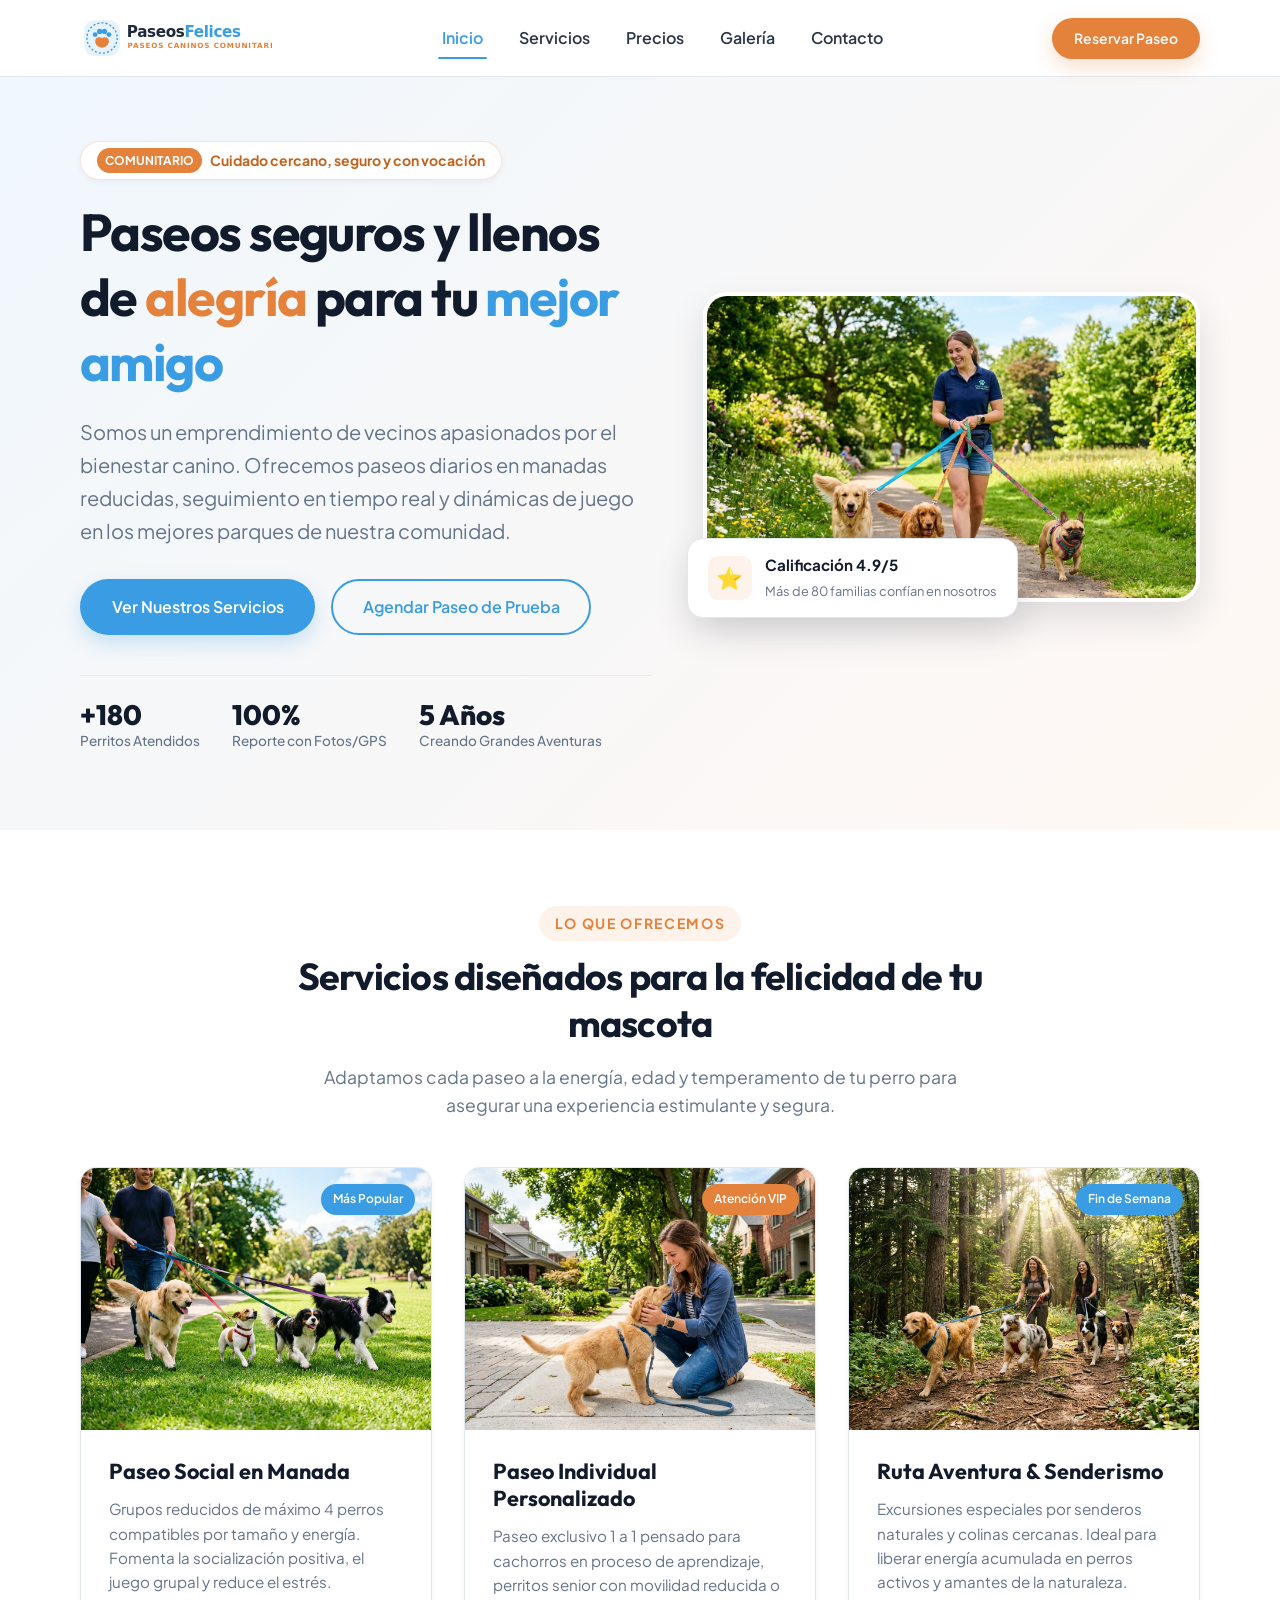
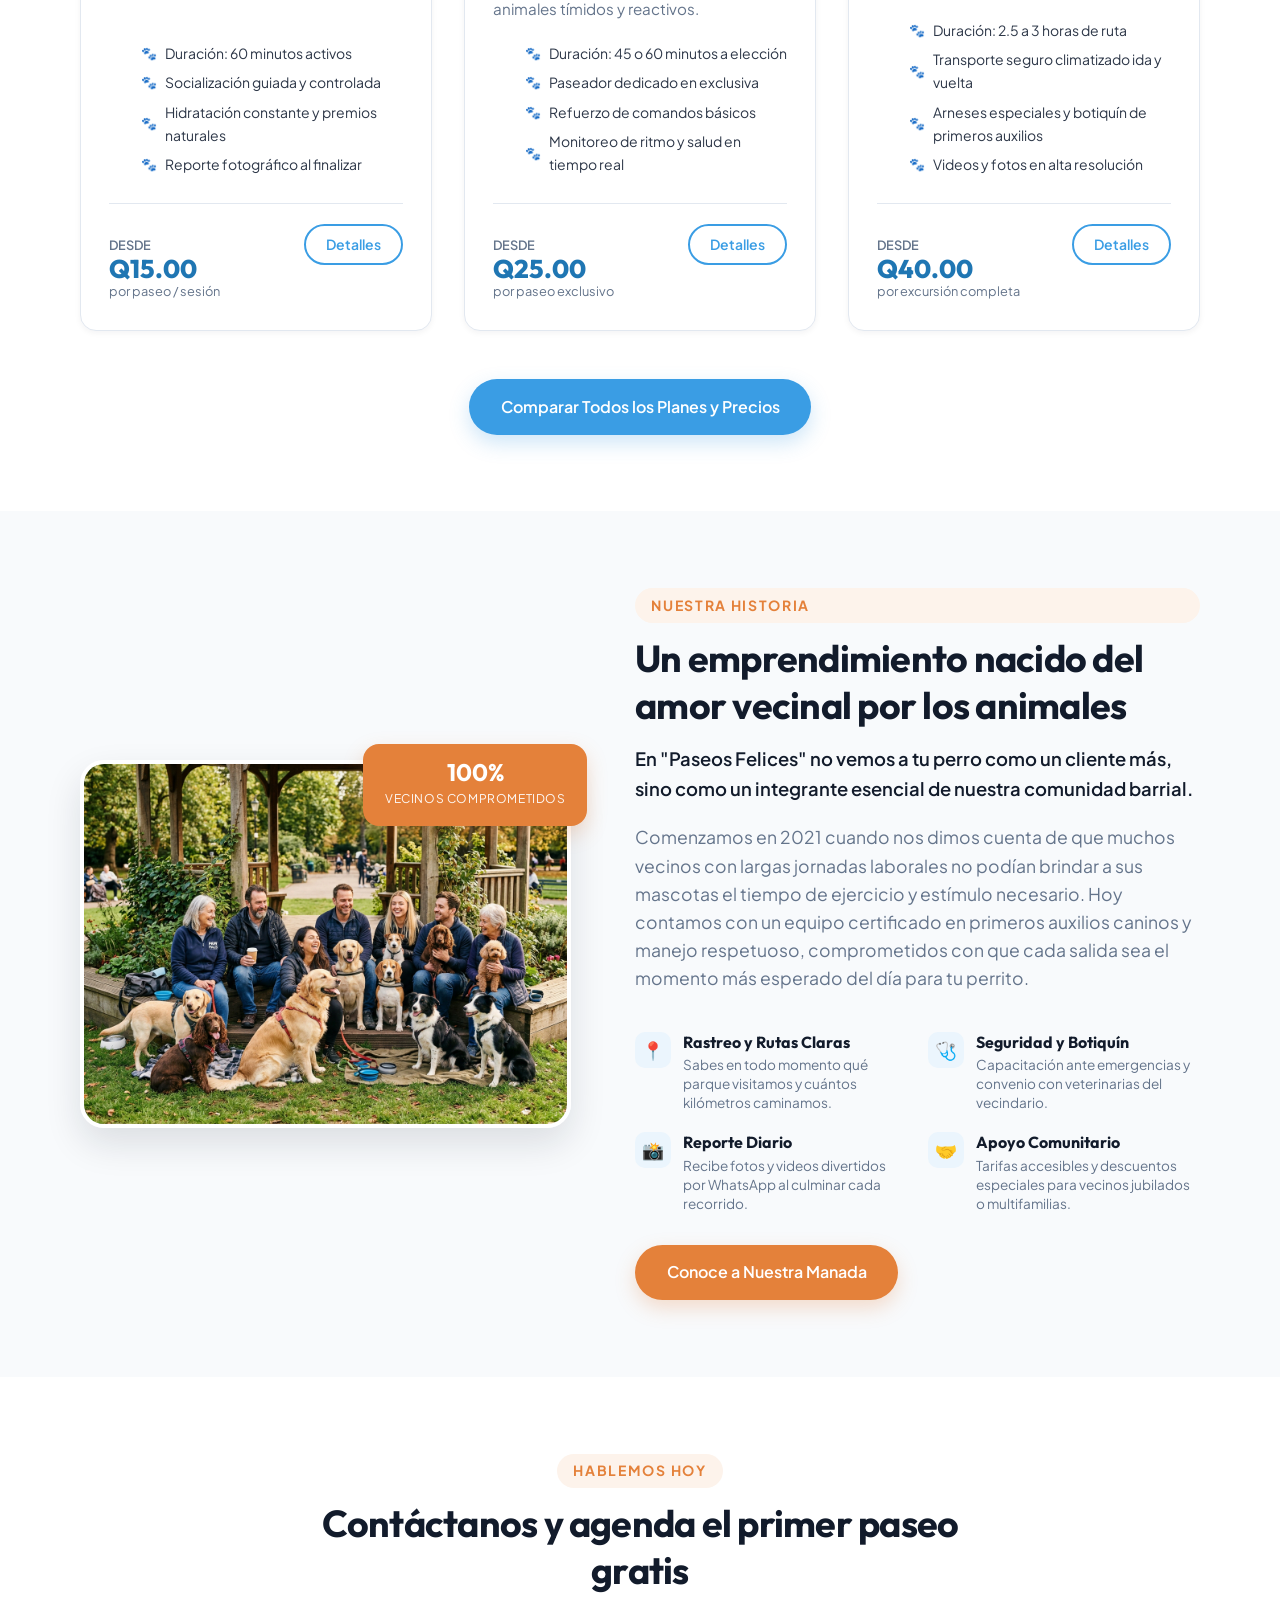
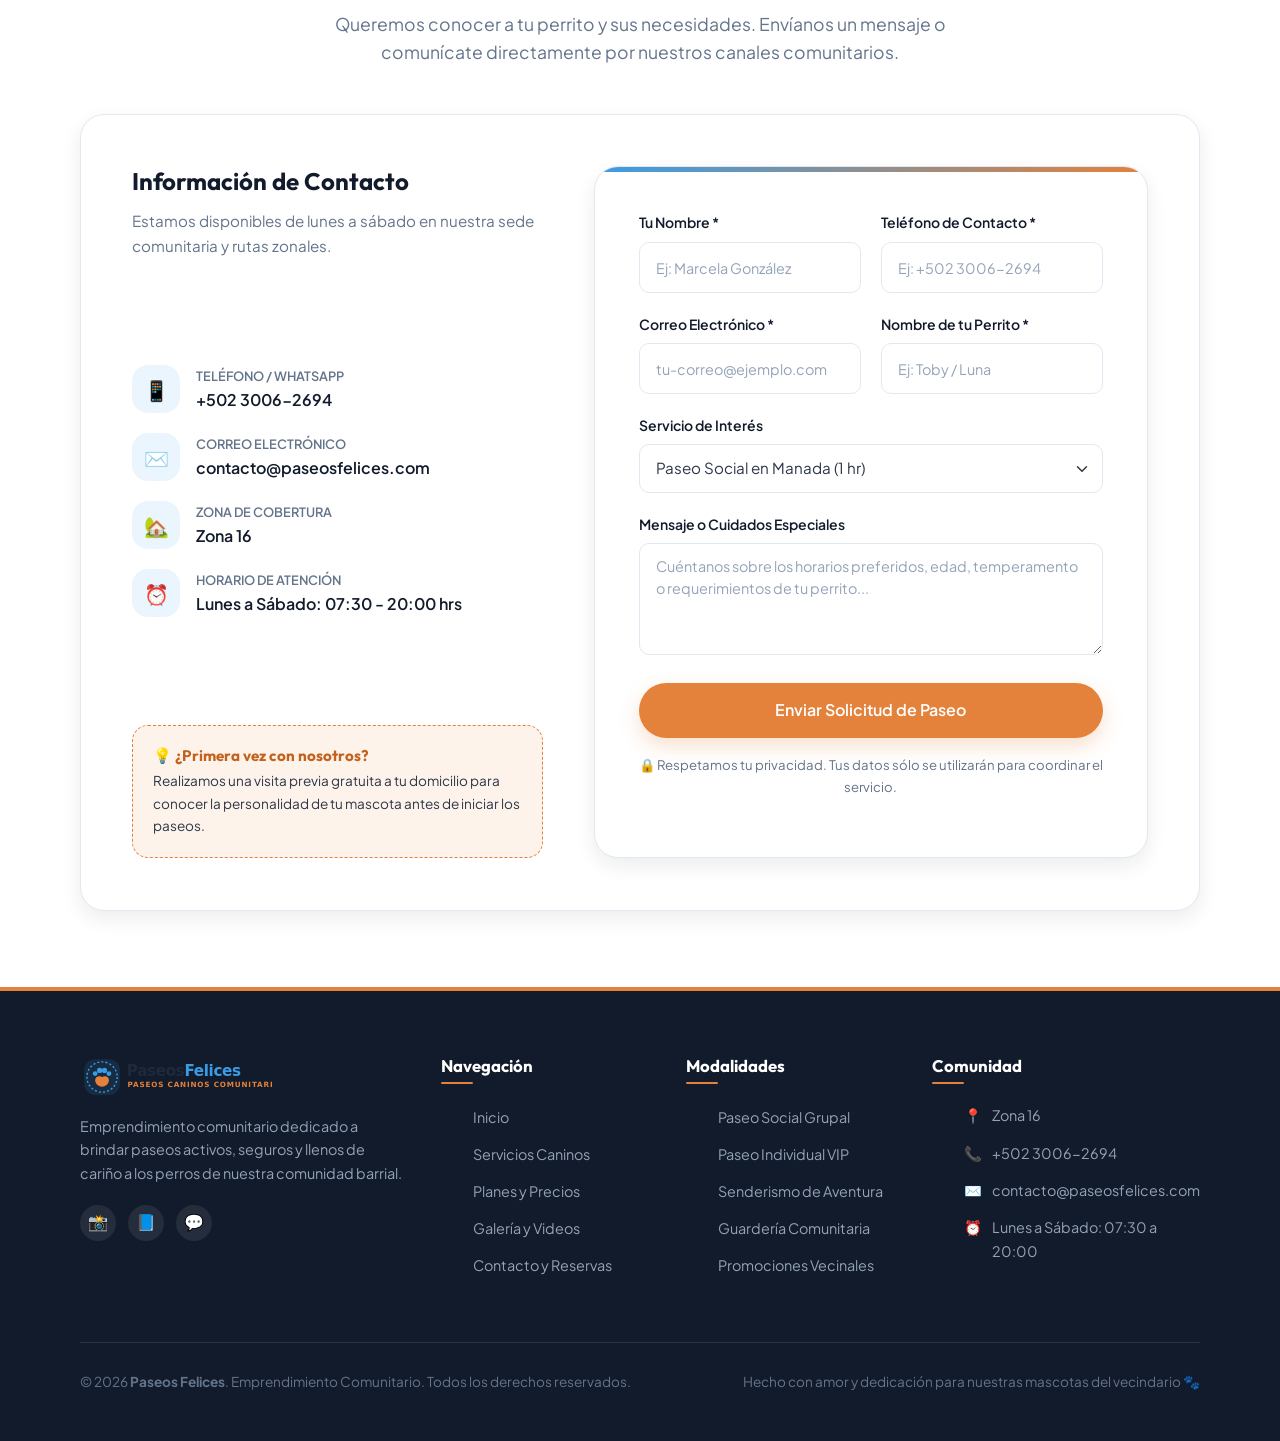
<file: index.html>
<!DOCTYPE html>
<html lang="es">

<head>
  <meta charset="UTF-8">
  <meta name="viewport" content="width=device-width, initial-scale=1.0">
  <title>Paseos Felices | Paseos Caninos Comunitarios y Cuidados con Amor</title>
  <meta name="description"
    content="Emprendimiento comunitario de paseos caninos. Brindamos paseos seguros, socialización y amor para tu mascota con monitoreo GPS y fotos en tiempo real.">
  <link rel="icon" type="image/svg+xml" href="Style/imagenes/favicon.svg">
  <!-- Bootstrap 5 CSS -->
  <link href="https://cdn.jsdelivr.net/npm/bootstrap@5.3.3/dist/css/bootstrap.min.css" rel="stylesheet"
    integrity="sha384-QWTKZyjpPEjISv5WaRU9OFeRpok6YctnYmDr5pNlyT2bRjXh0JMhjY6hW+ALEwIH" crossorigin="anonymous">
  <!-- Estilos Personalizados -->
  <link rel="stylesheet" href="Style/style.css">
</head>

<body>

  <!-- ================= ENCABEZADO Y NAVEGACIÓN ================= -->
  <header class="site-header" id="inicio">
    <div class="container header-container">
      <a href="index.html" class="brand-logo" aria-label="Inicio de Paseos Felices">
        <img src="Style/imagenes/logo.svg" alt="Logotipo Paseos Felices" width="180" height="42">
      </a>

      <!-- Interruptor Menú Móvil -->
      <input type="checkbox" id="nav-toggle" class="nav-toggle-input" aria-label="Abrir menú de navegación">
      <label for="nav-toggle" class="nav-toggle-label" aria-hidden="true">
        <span></span>
        <span></span>
        <span></span>
      </label>

      <!-- Enlaces de Navegación -->
      <nav class="nav-menu" role="navigation" aria-label="Menú principal">
        <a href="index.html" class="nav-link active">Inicio</a>
        <a href="servicios.html" class="nav-link">Servicios</a>
        <a href="precios.html" class="nav-link">Precios</a>
        <a href="galeria.html" class="nav-link">Galería</a>
        <a href="contacto.html" class="nav-link">Contacto</a>
        <div class="mobile-menu-cta" style="display: none;">
          <a href="contacto.html" class="btn btn-secondary btn-sm btn-block">Reservar Paseo</a>
        </div>
      </nav>

      <div class="header-cta">
        <a href="contacto.html" class="btn btn-secondary btn-sm">Reservar Paseo</a>
      </div>
    </div>
  </header>

  <!-- ================= SECCIÓN PRINCIPAL (HERO) ================= -->
  <section class="hero-section">
    <div class="container hero-grid">
      <div class="hero-content">
        <div class="hero-badge">
          <span>COMUNITARIO</span> Cuidado cercano, seguro y con vocación
        </div>
        <h1 class="hero-title">
          Paseos seguros y llenos de <span class="highlight-orange">alegría</span> para tu <span class="highlight">mejor
            amigo</span>
        </h1>
        <p class="hero-description">
          Somos un emprendimiento de vecinos apasionados por el bienestar canino. Ofrecemos paseos diarios en manadas
          reducidas, seguimiento en tiempo real y dinámicas de juego en los mejores parques de nuestra comunidad.
        </p>
        <div class="hero-actions">
          <a href="servicios.html" class="btn btn-primary">Ver Nuestros Servicios</a>
          <a href="#contacto" class="btn btn-outline">Agendar Paseo de Prueba</a>
        </div>
        <div class="hero-stats">
          <div class="stat-item">
            <span class="stat-number">+180</span>
            <span class="stat-label">Perritos Atendidos</span>
          </div>
          <div class="stat-item">
            <span class="stat-number">100%</span>
            <span class="stat-label">Reporte con Fotos/GPS</span>
          </div>
          <div class="stat-item">
            <span class="stat-number">5 Años</span>
            <span class="stat-label">Creando Grandes Aventuras</span>
          </div>
        </div>
      </div>

      <div class="hero-image-wrapper">
        <div class="hero-image-card">
          <img src="Style/imagenes/hero-dog-walking.jpg" alt="Paseadora canina en un parque verde con perros felices"
            width="600" height="375">
        </div>
        <div class="floating-badge">
          <div class="floating-badge-icon">⭐</div>
          <div class="floating-badge-text">
            <strong>Calificación 4.9/5</strong>
            <span>Más de 80 familias confían en nosotros</span>
          </div>
        </div>
      </div>
    </div>
  </section>

  <!-- ================= PRODUCTOS O SERVICIOS (MÍNIMO 3) ================= -->
  <section class="section section-alt" id="servicios">
    <div class="container">
      <div class="section-header">
        <span class="section-subtitle">Lo que ofrecemos</span>
        <h2 class="section-title">Servicios diseñados para la felicidad de tu mascota</h2>
        <p class="section-description">
          Adaptamos cada paseo a la energía, edad y temperamento de tu perro para asegurar una experiencia estimulante y
          segura.
        </p>
      </div>

      <div class="services-grid">
        <!-- Servicio 1 -->
        <article class="service-card">
          <div class="service-image-box">
            <img src="Style/imagenes/service-group-walk.jpg" alt="Paseo social en grupo por el parque" width="400"
              height="300">
            <span class="service-tag tag-blue">Más Popular</span>
          </div>
          <div class="service-content">
            <h3 class="service-title">Paseo Social en Manada</h3>
            <p class="service-description">
              Grupos reducidos de máximo 4 perros compatibles por tamaño y energía. Fomenta la socialización positiva,
              el juego grupal y reduce el estrés.
            </p>
            <ul class="service-features">
              <li>Duración: 60 minutos activos</li>
              <li>Socialización guiada y controlada</li>
              <li>Hidratación constante y premios naturales</li>
              <li>Reporte fotográfico al finalizar</li>
            </ul>
            <div class="service-footer">
              <div class="service-price">
                <span class="price-currency">Desde</span>
                <span class="price-amount">Q15.00</span>
                <span class="price-unit">por paseo / sesión</span>
              </div>
              <button type="button" class="btn btn-outline btn-sm" data-bs-toggle="modal"
                data-bs-target="#modalServicioSocial">Detalles</button>
            </div>
          </div>
        </article>

        <!-- Servicio 2 -->
        <article class="service-card">
          <div class="service-image-box">
            <img src="Style/imagenes/service-individual-walk.jpg" alt="Paseo canino individual y personalizado"
              width="400" height="300">
            <span class="service-tag tag-orange">Atención VIP</span>
          </div>
          <div class="service-content">
            <h3 class="service-title">Paseo Individual Personalizado</h3>
            <p class="service-description">
              Paseo exclusivo 1 a 1 pensado para cachorros en proceso de aprendizaje, perritos senior con movilidad
              reducida o animales tímidos y reactivos.
            </p>
            <ul class="service-features">
              <li>Duración: 45 o 60 minutos a elección</li>
              <li>Paseador dedicado en exclusiva</li>
              <li>Refuerzo de comandos básicos</li>
              <li>Monitoreo de ritmo y salud en tiempo real</li>
            </ul>
            <div class="service-footer">
              <div class="service-price">
                <span class="price-currency">Desde</span>
                <span class="price-amount">Q25.00</span>
                <span class="price-unit">por paseo exclusivo</span>
              </div>
              <button type="button" class="btn btn-outline btn-sm" data-bs-toggle="modal"
                data-bs-target="#modalServicioIndividual">Detalles</button>
            </div>
          </div>
        </article>

        <!-- Servicio 3 -->
        <article class="service-card">
          <div class="service-image-box">
            <img src="Style/imagenes/service-adventure-hike.jpg" alt="Perritos en ruta de senderismo en la naturaleza"
              width="400" height="300">
            <span class="service-tag tag-blue">Fin de Semana</span>
          </div>
          <div class="service-content">
            <h3 class="service-title">Ruta Aventura & Senderismo</h3>
            <p class="service-description">
              Excursiones especiales por senderos naturales y colinas cercanas. Ideal para liberar energía acumulada en
              perros activos y amantes de la naturaleza.
            </p>
            <ul class="service-features">
              <li>Duración: 2.5 a 3 horas de ruta</li>
              <li>Transporte seguro climatizado ida y vuelta</li>
              <li>Arneses especiales y botiquín de primeros auxilios</li>
              <li>Videos y fotos en alta resolución</li>
            </ul>
            <div class="service-footer">
              <div class="service-price">
                <span class="price-currency">Desde</span>
                <span class="price-amount">Q40.00</span>
                <span class="price-unit">por excursión completa</span>
              </div>
              <button type="button" class="btn btn-outline btn-sm" data-bs-toggle="modal"
                data-bs-target="#modalServicioAventura">Detalles</button>
            </div>
          </div>
        </article>
      </div>

      <div style="text-align: center; margin-top: 3rem;">
        <a href="precios.html" class="btn btn-primary">Comparar Todos los Planes y Precios</a>
      </div>
    </div>
  </section>

  <!-- ================= SECCIÓN INFORMATIVA SOBRE EL NEGOCIO ================= -->
  <section class="section" id="nosotros">
    <div class="container info-grid">
      <div class="info-image-container">
        <div class="info-image-card">
          <img src="Style/imagenes/about-community-team.jpg"
            alt="Equipo comunitario de paseadores con mascotas del vecindario" width="600" height="450">
        </div>
        <div class="info-badge-overlay">
          <strong>100%</strong>
          <span>Vecinos Comprometidos</span>
        </div>
      </div>

      <div class="info-content">
        <span class="section-subtitle">Nuestra Historia</span>
        <h2 class="section-title">Un emprendimiento nacido del amor vecinal por los animales</h2>
        <p class="info-lead">
          En "Paseos Felices" no vemos a tu perro como un cliente más, sino como un integrante esencial de nuestra
          comunidad barrial.
        </p>
        <p class="section-description">
          Comenzamos en 2021 cuando nos dimos cuenta de que muchos vecinos con largas jornadas laborales no podían
          brindar a sus mascotas el tiempo de ejercicio y estímulo necesario. Hoy contamos con un equipo certificado en
          primeros auxilios caninos y manejo respetuoso, comprometidos con que cada salida sea el momento más esperado
          del día para tu perrito.
        </p>

        <div class="info-values-list">
          <div class="value-item">
            <div class="value-icon">📍</div>
            <div class="value-text">
              <h4>Rastreo y Rutas Claras</h4>
              <p>Sabes en todo momento qué parque visitamos y cuántos kilómetros caminamos.</p>
            </div>
          </div>
          <div class="value-item">
            <div class="value-icon">🩺</div>
            <div class="value-text">
              <h4>Seguridad y Botiquín</h4>
              <p>Capacitación ante emergencias y convenio con veterinarias del vecindario.</p>
            </div>
          </div>
          <div class="value-item">
            <div class="value-icon">📸</div>
            <div class="value-text">
              <h4>Reporte Diario</h4>
              <p>Recibe fotos y videos divertidos por WhatsApp al culminar cada recorrido.</p>
            </div>
          </div>
          <div class="value-item">
            <div class="value-icon">🤝</div>
            <div class="value-text">
              <h4>Apoyo Comunitario</h4>
              <p>Tarifas accesibles y descuentos especiales para vecinos jubilados o multifamilias.</p>
            </div>
          </div>
        </div>

        <div>
          <a href="galeria.html" class="btn btn-secondary">Conoce a Nuestra Manada</a>
        </div>
      </div>
    </div>
  </section>

  <!-- ================= SECCIÓN DE CONTACTO CON FORMULARIO ================= -->
  <section class="section section-alt" id="contacto">
    <div class="container">
      <div class="section-header">
        <span class="section-subtitle">Hablemos hoy</span>
        <h2 class="section-title">Contáctanos y agenda el primer paseo gratis</h2>
        <p class="section-description">
          Queremos conocer a tu perrito y sus necesidades. Envíanos un mensaje o comunícate directamente por nuestros
          canales comunitarios.
        </p>
      </div>

      <div class="contact-grid">
        <!-- Información de Contacto -->
        <div class="contact-info-panel">
          <div class="contact-info-header">
            <h3>Información de Contacto</h3>
            <p>Estamos disponibles de lunes a sábado en nuestra sede comunitaria y rutas zonales.</p>
          </div>

          <div class="contact-methods">
            <div class="contact-method-item">
              <div class="method-icon">📱</div>
              <div class="method-details">
                <span>Teléfono / WhatsApp</span>
                <a href="tel:+50230062694">+502 3006-2694</a>
              </div>
            </div>

            <div class="contact-method-item">
              <div class="method-icon">✉️</div>
              <div class="method-details">
                <span>Correo Electrónico</span>
                <a href="mailto:contacto@paseosfelices.com">contacto@paseosfelices.com</a>
              </div>
            </div>

            <div class="contact-method-item">
              <div class="method-icon">🏡</div>
              <div class="method-details">
                <span>Zona de Cobertura</span>
                <strong>Zona 16</strong>
              </div>
            </div>

            <div class="contact-method-item">
              <div class="method-icon">⏰</div>
              <div class="method-details">
                <span>Horario de Atención</span>
                <strong>Lunes a Sábado: 07:30 - 20:00 hrs</strong>
              </div>
            </div>
          </div>

          <div class="contact-highlight-box">
            <h4>💡 ¿Primera vez con nosotros?</h4>
            <p>Realizamos una visita previa gratuita a tu domicilio para conocer la personalidad de tu mascota antes de
              iniciar los paseos.</p>
          </div>
        </div>

        <!-- Formulario Básico Requerido -->
        <div class="contact-form-panel">
          <form action="#" method="POST"
            onsubmit="event.preventDefault(); alert('¡Gracias por comunicarte con Paseos Felices! Te responderemos en menos de 2 horas.'); this.reset();">
            <div class="form-row">
              <div class="form-group">
                <label for="nombre" class="form-label">Tu Nombre *</label>
                <input type="text" id="nombre" name="nombre" class="form-input" placeholder="Ej: Marcela González"
                  required>
              </div>
              <div class="form-group">
                <label for="telefono" class="form-label">Teléfono de Contacto *</label>
                <input type="tel" id="telefono" name="telefono" class="form-input" placeholder="Ej: +502 3006-2694"
                  required>
              </div>
            </div>

            <div class="form-row">
              <div class="form-group">
                <label for="correo" class="form-label">Correo Electrónico *</label>
                <input type="email" id="correo" name="correo" class="form-input" placeholder="tu-correo@ejemplo.com"
                  required>
              </div>
              <div class="form-group">
                <label for="nombre-perro" class="form-label">Nombre de tu Perrito *</label>
                <input type="text" id="nombre-perro" name="nombre_perro" class="form-input"
                  placeholder="Ej: Toby / Luna" required>
              </div>
            </div>

            <div class="form-group">
              <label for="servicio" class="form-label">Servicio de Interés</label>
              <select id="servicio" name="servicio" class="form-select">
                <option value="social">Paseo Social en Manada (1 hr)</option>
                <option value="individual">Paseo Individual VIP (1 hr)</option>
                <option value="aventura">Ruta Aventura Senderismo (Fin de semana)</option>
                <option value="otro">Consulta general / Personalizado</option>
              </select>
            </div>

            <div class="form-group">
              <label for="mensaje" class="form-label">Mensaje o Cuidados Especiales</label>
              <textarea id="mensaje" name="mensaje" class="form-textarea"
                placeholder="Cuéntanos sobre los horarios preferidos, edad, temperamento o requerimientos de tu perrito..."></textarea>
            </div>

            <button type="submit" class="btn btn-secondary btn-block">Enviar Solicitud de Paseo</button>
            <p class="form-note">🔒 Respetamos tu privacidad. Tus datos sólo se utilizarán para coordinar el servicio.
            </p>
          </form>
        </div>
      </div>
    </div>
  </section>

  <!-- ================= PIE DE PÁGINA (FOOTER) ================= -->
  <footer class="site-footer">
    <div class="container">
      <div class="footer-grid">
        <!-- Columna 1: Marca y bio -->
        <div class="footer-brand">
          <a href="index.html" class="brand-logo">
            <img src="Style/imagenes/logo.svg" alt="Logotipo Paseos Felices" width="180" height="42">
          </a>
          <p>
            Emprendimiento comunitario dedicado a brindar paseos activos, seguros y llenos de cariño a los perros de
            nuestra comunidad barrial.
          </p>
          <div class="footer-socials">
            <a href="https://instagram.com" class="social-link" target="_blank" rel="noopener noreferrer"
              aria-label="Instagram">📸</a>
            <a href="https://facebook.com" class="social-link" target="_blank" rel="noopener noreferrer"
              aria-label="Facebook">📘</a>
            <a href="https://wa.me/50230062694" class="social-link" target="_blank" rel="noopener noreferrer"
              aria-label="WhatsApp">💬</a>
          </div>
        </div>

        <!-- Columna 2: Enlaces Rápidos -->
        <div class="footer-col">
          <h4>Navegación</h4>
          <ul class="footer-links">
            <li><a href="index.html">Inicio</a></li>
            <li><a href="servicios.html">Servicios Caninos</a></li>
            <li><a href="precios.html">Planes y Precios</a></li>
            <li><a href="galeria.html">Galería y Videos</a></li>
            <li><a href="contacto.html">Contacto y Reservas</a></li>
          </ul>
        </div>

        <!-- Columna 3: Servicios -->
        <div class="footer-col">
          <h4>Modalidades</h4>
          <ul class="footer-links">
            <li><a href="servicios.html#social">Paseo Social Grupal</a></li>
            <li><a href="servicios.html#individual">Paseo Individual VIP</a></li>
            <li><a href="servicios.html#aventura">Senderismo de Aventura</a></li>
            <li><a href="servicios.html#guarderia">Guardería Comunitaria</a></li>
            <li><a href="precios.html">Promociones Vecinales</a></li>
          </ul>
        </div>

        <!-- Columna 4: Información de la Comunidad -->
        <div class="footer-col">
          <h4>Comunidad</h4>
          <ul class="footer-contact-info">
            <li><span class="icon">📍</span> Zona 16</li>
            <li><span class="icon">📞</span> +502 3006-2694</li>
            <li><span class="icon">✉️</span> contacto@paseosfelices.com</li>
            <li><span class="icon">⏰</span> Lunes a Sábado: 07:30 a 20:00</li>
          </ul>
        </div>
      </div>

      <!-- Pie inferior -->
      <div class="footer-bottom">
        <p>&copy; 2026 <strong>Paseos Felices</strong>. Emprendimiento Comunitario. Todos los derechos reservados.</p>
        <p>Hecho con amor y dedicación para nuestras mascotas del vecindario 🐾</p>
      </div>
    </div>
  </footer>

  <!-- ================= MODALES DE DETALLES DE SERVICIOS (POP-UPS) ================= -->
  <!-- Modal 1: Paseo Social en Manada -->
  <div class="modal fade" id="modalServicioSocial" tabindex="-1" aria-labelledby="modalServicioSocialLabel"
    aria-hidden="true">
    <div class="modal-dialog modal-lg modal-dialog-centered">
      <div class="modal-content"
        style="border-radius: var(--radius-lg); border: 1px solid var(--color-border); box-shadow: var(--shadow-lg); overflow: hidden;">
        <div class="modal-header"
          style="border-bottom: 1px solid var(--color-border); background-color: var(--color-bg); padding: 1.25rem 1.5rem;">
          <h4 class="modal-title" id="modalServicioSocialLabel"
            style="font-family: var(--font-heading); font-weight: 700; color: var(--color-dark); margin: 0;">
            Paseo Social en Manada
          </h4>
          <button type="button" class="btn-close" data-bs-dismiss="modal" aria-label="Cerrar"></button>
        </div>
        <div class="modal-body" style="padding: 1.75rem;">
          <div class="row g-4 align-items-center">
            <div class="col-md-5">
              <div
                style="border-radius: var(--radius-md); overflow: hidden; aspect-ratio: 4/3; box-shadow: var(--shadow-sm);">
                <img src="Style/imagenes/service-group-walk.jpg" alt="Paseo social en grupo por el parque"
                  style="width: 100%; height: 100%; object-fit: cover;">
              </div>
            </div>
            <div class="col-md-7">
              <span class="service-badge-pill">Modalidad Comunitaria</span>
              <p style="color: var(--color-text-light); line-height: 1.6; margin-bottom: 1rem;">
                El ejercicio en grupo ofrece beneficios psicológicos inigualables. Ayuda a perros con energía
                desbordante a canalizar tensiones mientras aprenden pautas de convivencia armónica junto a sus
                congéneres.
              </p>
              <ul class="checklist" style="margin-bottom: 1.25rem; padding-left: 0;">
                <li><strong style="color: var(--color-dark);">🐾 Grupos Pequeños:</strong> Máximo 4 perritos
                  seleccionados por temperamento y tamaño.</li>
                <li><strong style="color: var(--color-dark);">🌿 Ruta Verde:</strong> Recorrido por parques arborizados
                  y zonas de césped limpio.</li>
                <li><strong style="color: var(--color-dark);">👃 Estimulación Olfativa:</strong> Dinámicas guiadas de
                  rastreo para relajar su mente.</li>
                <li><strong style="color: var(--color-dark);">🛡️ Seguridad Total:</strong> Paseadores con doble correa
                  de seguridad y agua fresca.</li>
              </ul>
              <div style="display: flex; gap: 1rem; align-items: center; flex-wrap: wrap;">
                <span style="font-size: 1.5rem; font-weight: 800; color: var(--color-primary-dark);">
                  Q15.00 <small style="font-size: 0.85rem; color: var(--color-text-light); font-weight: normal;">/
                    paseo</small>
                </span>
              </div>
            </div>
          </div>
        </div>
        <div class="modal-footer"
          style="border-top: 1px solid var(--color-border); background-color: var(--color-bg); padding: 1rem 1.5rem; display: flex; justify-content: space-between; align-items: center;">
          <button type="button" class="btn btn-outline btn-sm" data-bs-dismiss="modal">Cerrar</button>
          <a href="contacto.html?servicio=social" class="btn btn-primary btn-sm">Solicitar Este Servicio 🐾</a>
        </div>
      </div>
    </div>
  </div>

  <!-- Modal 2: Paseo Individual VIP -->
  <div class="modal fade" id="modalServicioIndividual" tabindex="-1" aria-labelledby="modalServicioIndividualLabel"
    aria-hidden="true">
    <div class="modal-dialog modal-lg modal-dialog-centered">
      <div class="modal-content"
        style="border-radius: var(--radius-lg); border: 1px solid var(--color-border); box-shadow: var(--shadow-lg); overflow: hidden;">
        <div class="modal-header"
          style="border-bottom: 1px solid var(--color-border); background-color: var(--color-bg); padding: 1.25rem 1.5rem;">
          <h4 class="modal-title" id="modalServicioIndividualLabel"
            style="font-family: var(--font-heading); font-weight: 700; color: var(--color-dark); margin: 0;">
            Paseo Individual Personalizado (VIP)
          </h4>
          <button type="button" class="btn-close" data-bs-dismiss="modal" aria-label="Cerrar"></button>
        </div>
        <div class="modal-body" style="padding: 1.75rem;">
          <div class="row g-4 align-items-center">
            <div class="col-md-5">
              <div
                style="border-radius: var(--radius-md); overflow: hidden; aspect-ratio: 4/3; box-shadow: var(--shadow-sm);">
                <img src="Style/imagenes/service-individual-walk.jpg" alt="Paseo canino individual y personalizado"
                  style="width: 100%; height: 100%; object-fit: cover;">
              </div>
            </div>
            <div class="col-md-7">
              <span class="service-badge-pill"
                style="color: var(--color-secondary); background-color: var(--color-secondary-light);">100%
                Personalizado</span>
              <p style="color: var(--color-text-light); line-height: 1.6; margin-bottom: 1rem;">
                Pensado con sumo cuidado para mascotas que requieren un trato exclusivo: cachorros que aún aprenden a
                pasear con correa, perros mayores con artrosis o perritos con miedos urbanos que necesitan tranquilidad.
              </p>
              <ul class="checklist" style="margin-bottom: 1.25rem; padding-left: 0;">
                <li><strong style="color: var(--color-dark);">⭐ Atención Exclusiva:</strong> Un paseador dedicado 100% a
                  tu perrito durante toda la sesión.</li>
                <li><strong style="color: var(--color-dark);">⏱️ Ritmo Personalizado:</strong> Paradas frecuentes de
                  descanso, caricias y cero presiones.</li>
                <li><strong style="color: var(--color-dark);">❤️ Refuerzo Positivo:</strong> Premios y palabras de
                  aliento para superar temores a ruidos o autos.</li>
                <li><strong style="color: var(--color-dark);">🩺 Monitoreo de Salud:</strong> Control de jadeo,
                  hidratación y bienestar físico continuo.</li>
              </ul>
              <div style="display: flex; gap: 1rem; align-items: center; flex-wrap: wrap;">
                <span style="font-size: 1.5rem; font-weight: 800; color: var(--color-secondary-dark);">
                  Q25.00 <small style="font-size: 0.85rem; color: var(--color-text-light); font-weight: normal;">/
                    paseo</small>
                </span>
              </div>
            </div>
          </div>
        </div>
        <div class="modal-footer"
          style="border-top: 1px solid var(--color-border); background-color: var(--color-bg); padding: 1rem 1.5rem; display: flex; justify-content: space-between; align-items: center;">
          <button type="button" class="btn btn-outline btn-sm" data-bs-dismiss="modal">Cerrar</button>
          <a href="contacto.html?servicio=individual" class="btn btn-secondary btn-sm">Solicitar Este Servicio 🐾</a>
        </div>
      </div>
    </div>
  </div>

  <!-- Modal 3: Ruta Aventura & Senderismo -->
  <div class="modal fade" id="modalServicioAventura" tabindex="-1" aria-labelledby="modalServicioAventuraLabel"
    aria-hidden="true">
    <div class="modal-dialog modal-lg modal-dialog-centered">
      <div class="modal-content"
        style="border-radius: var(--radius-lg); border: 1px solid var(--color-border); box-shadow: var(--shadow-lg); overflow: hidden;">
        <div class="modal-header"
          style="border-bottom: 1px solid var(--color-border); background-color: var(--color-bg); padding: 1.25rem 1.5rem;">
          <h4 class="modal-title" id="modalServicioAventuraLabel"
            style="font-family: var(--font-heading); font-weight: 700; color: var(--color-dark); margin: 0;">
            Ruta de Aventura & Senderismo
          </h4>
          <button type="button" class="btn-close" data-bs-dismiss="modal" aria-label="Cerrar"></button>
        </div>
        <div class="modal-body" style="padding: 1.75rem;">
          <div class="row g-4 align-items-center">
            <div class="col-md-5">
              <div
                style="border-radius: var(--radius-md); overflow: hidden; aspect-ratio: 4/3; box-shadow: var(--shadow-sm);">
                <img src="Style/imagenes/service-adventure-hike.jpg"
                  alt="Perritos en ruta de senderismo en la naturaleza"
                  style="width: 100%; height: 100%; object-fit: cover;">
              </div>
            </div>
            <div class="col-md-7">
              <span class="service-badge-pill">Excursión Natural</span>
              <p style="color: var(--color-text-light); line-height: 1.6; margin-bottom: 1rem;">
                Salidas especiales durante los sábados y domingos a senderos ecológicos, colinas y áreas protegidas
                cercanas a la ciudad. Tu perro experimentará nuevos olores, texturas y ejercicio en plena naturaleza.
              </p>
              <ul class="checklist" style="margin-bottom: 1.25rem; padding-left: 0;">
                <li><strong style="color: var(--color-dark);">🚐 Transporte Seguro:</strong> Vehículo adaptado con
                  cinturones de seguridad caninos y aire acondicionado.</li>
                <li><strong style="color: var(--color-dark);">⛰️ Duración Extendida:</strong> 3 horas entre caminata
                  suave, juego libre en recintos cercados y descanso.</li>
                <li><strong style="color: var(--color-dark);">🎒 Equipo Completo:</strong> Arneses ergonómicos,
                  repelente natural contra insectos y botiquín de campo.</li>
                <li><strong style="color: var(--color-dark);">📸 Reporte Audiovisual:</strong> Fotos y videos
                  panorámicos de alta definición para tu recuerdo.</li>
              </ul>
              <div style="display: flex; gap: 1rem; align-items: center; flex-wrap: wrap;">
                <span style="font-size: 1.5rem; font-weight: 800; color: var(--color-primary-dark);">
                  Q40.00 <small style="font-size: 0.85rem; color: var(--color-text-light); font-weight: normal;">/
                    excursión</small>
                </span>
              </div>
            </div>
          </div>
        </div>
        <div class="modal-footer"
          style="border-top: 1px solid var(--color-border); background-color: var(--color-bg); padding: 1rem 1.5rem; display: flex; justify-content: space-between; align-items: center;">
          <button type="button" class="btn btn-outline btn-sm" data-bs-dismiss="modal">Cerrar</button>
          <a href="contacto.html?servicio=aventura" class="btn btn-primary btn-sm">Solicitar Este Servicio 🐾</a>
        </div>
      </div>
    </div>
  </div>

  <!-- Bootstrap 5 JS Bundle -->
  <script src="https://cdn.jsdelivr.net/npm/bootstrap@5.3.3/dist/js/bootstrap.bundle.min.js"
    integrity="sha384-YvpcrYf0tY3lHB60NNkmXc5s9fDVZLESaAA55NDzOxhy9GkcIdslK1eN7N6jIeHz"
    crossorigin="anonymous"></script>
  <!-- Script para cerrar menú en móvil al hacer click en un enlace -->
  <script>
    document.querySelectorAll('.nav-link').forEach(link => {
      link.addEventListener('click', () => {
        const toggle = document.getElementById('nav-toggle');
        if (toggle) toggle.checked = false;
      });
    });
  </script>
</body>

</html>
</file>
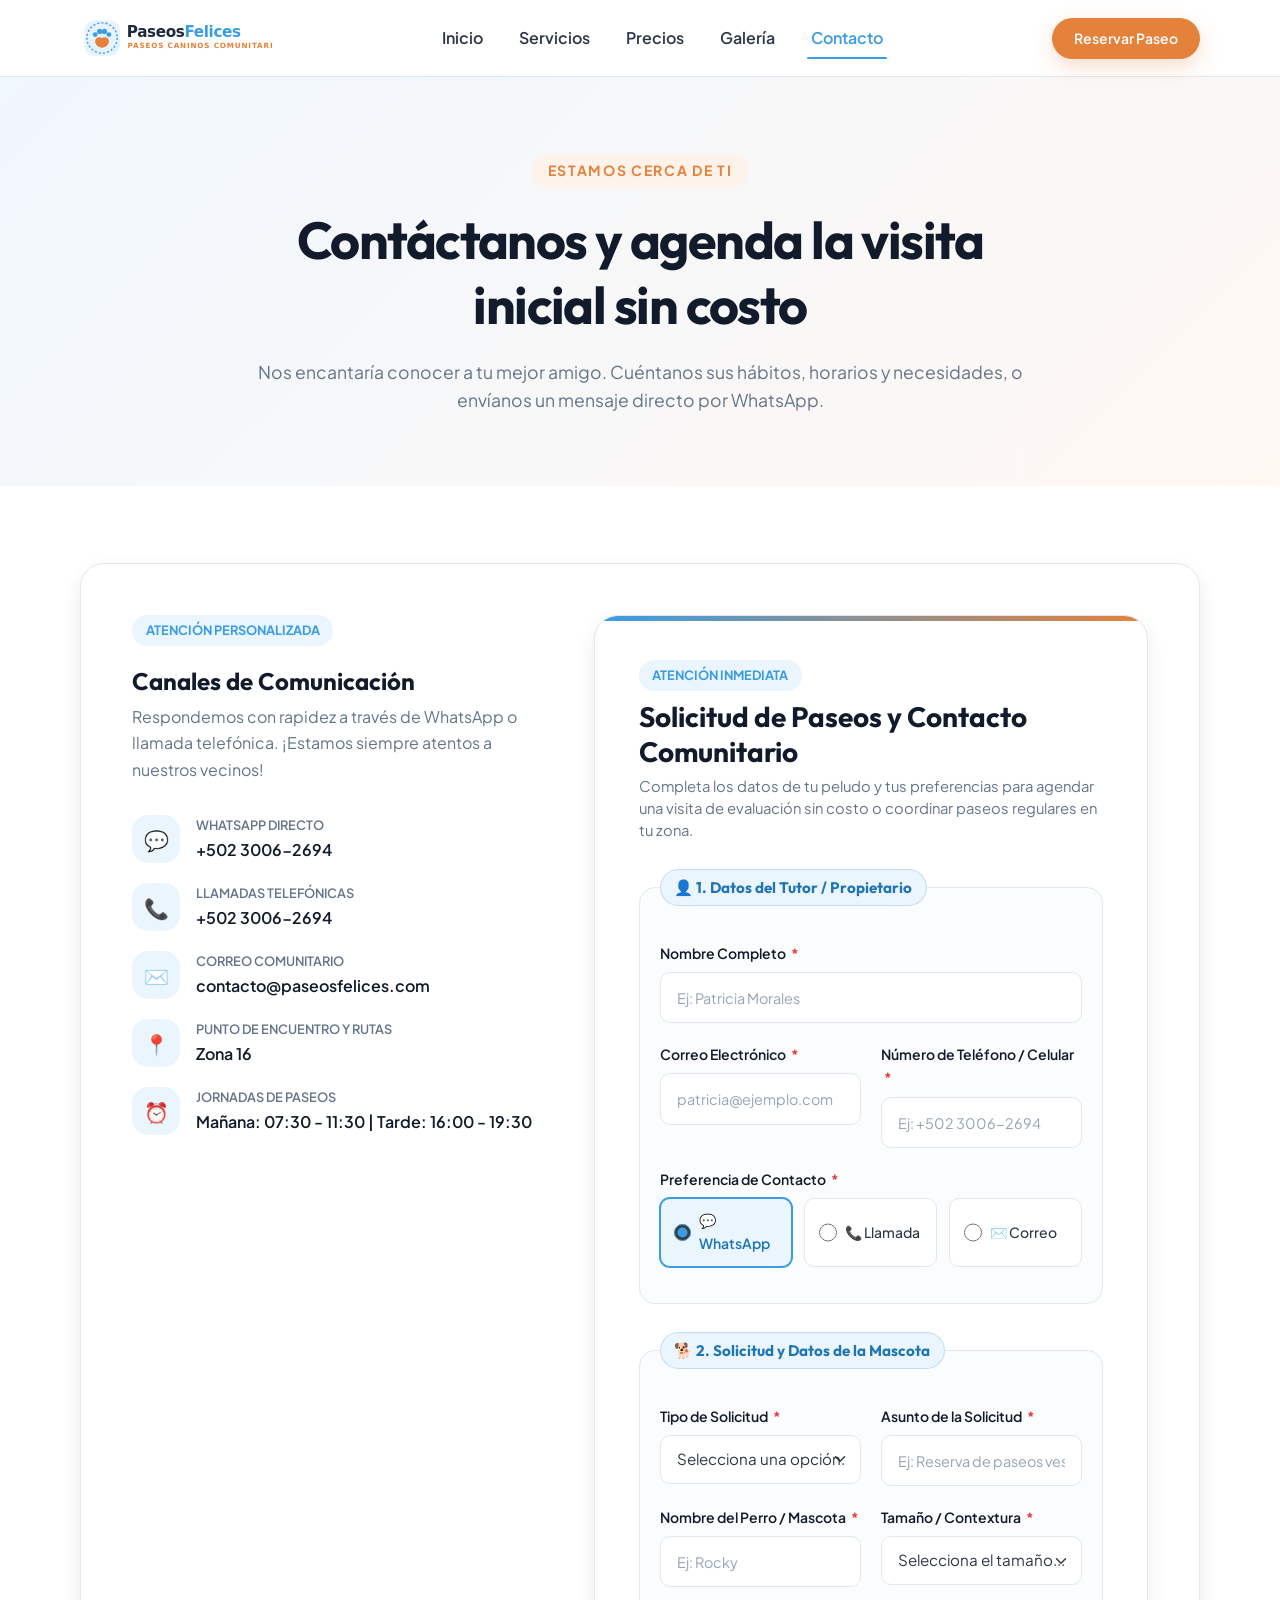
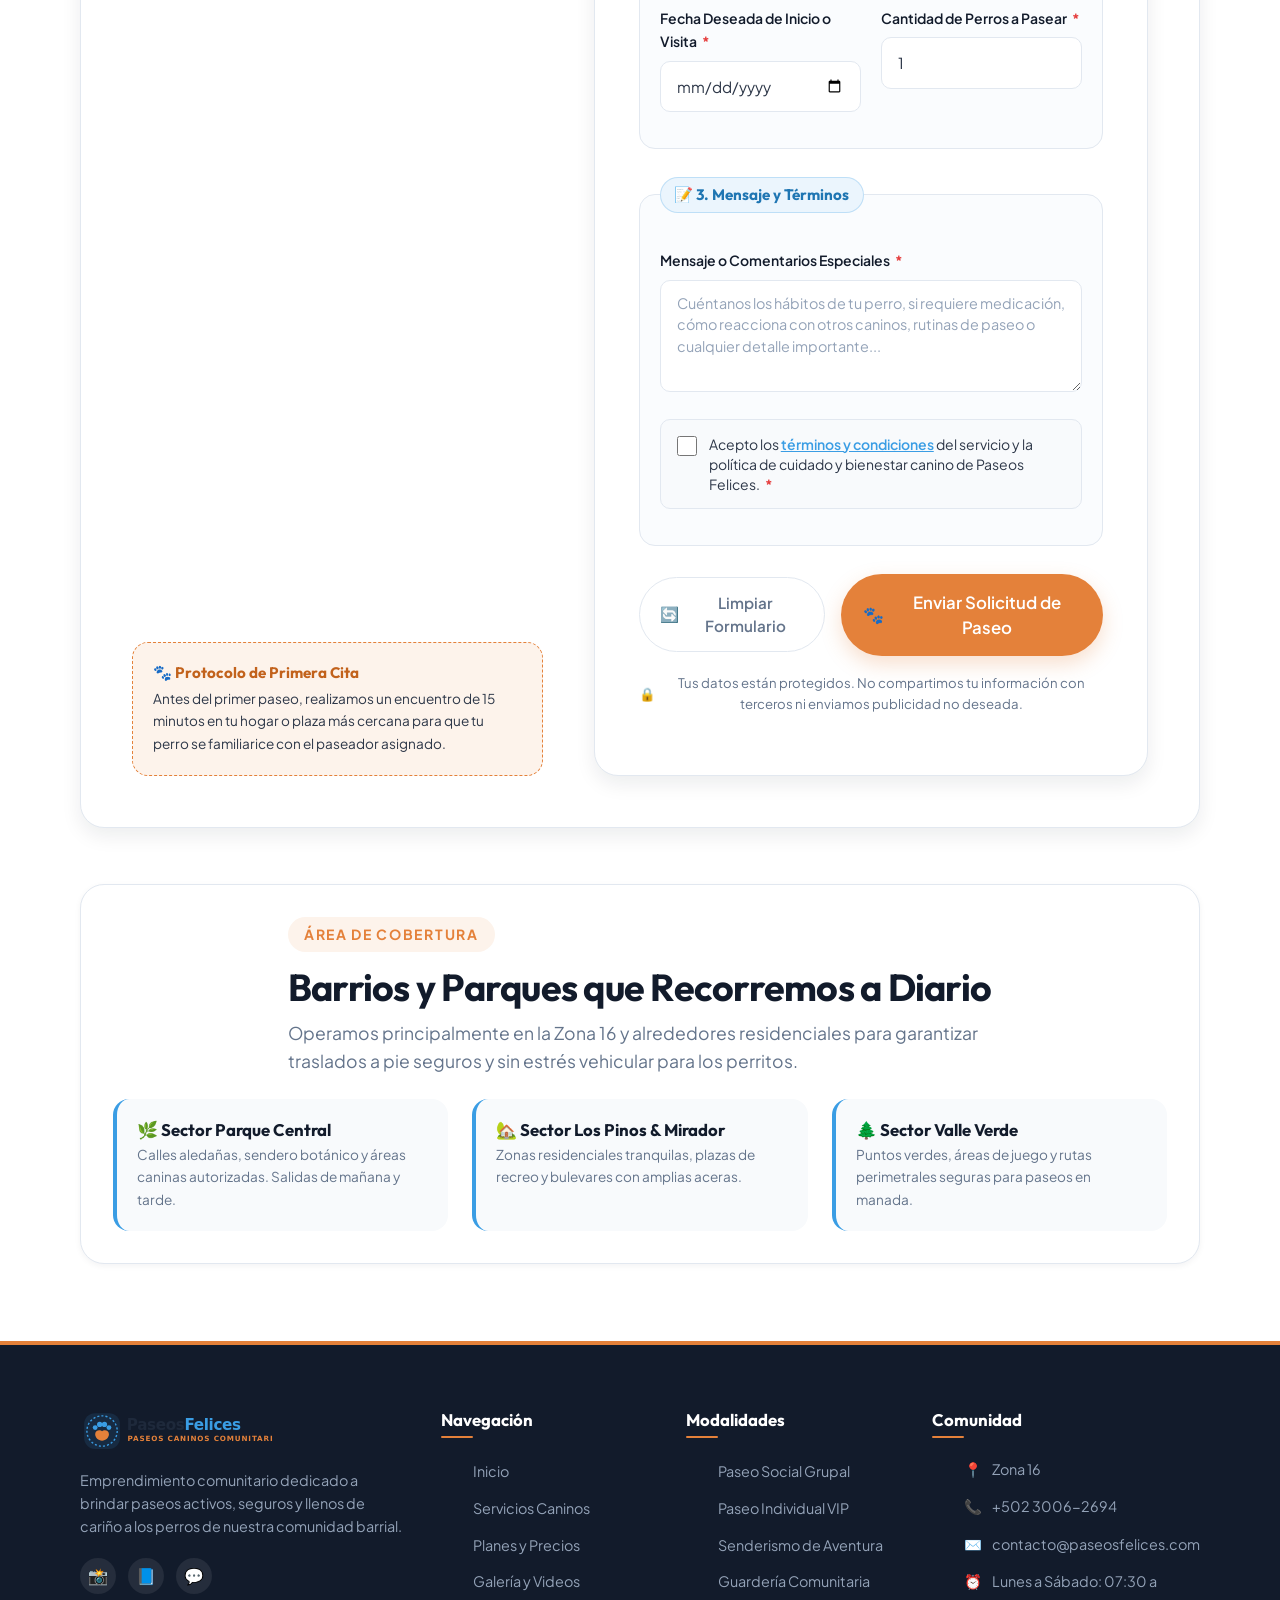
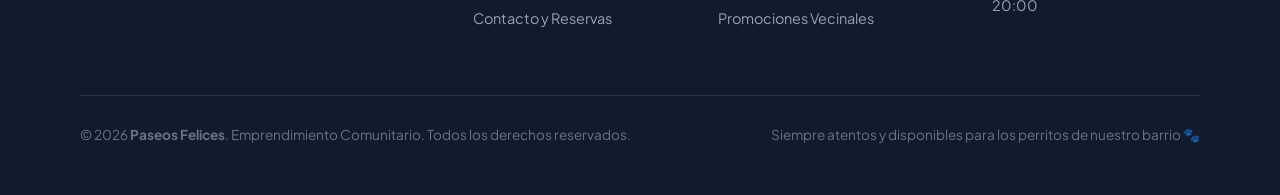
<file: contacto.html>
<!DOCTYPE html>
<html lang="es">
<head>
  <meta charset="UTF-8">
  <meta name="viewport" content="width=device-width, initial-scale=1.0">
  <title>Contacto y Reservas | Paseos Felices</title>
  <meta name="description" content="Contáctanos para agendar paseos caninos o solicitar una visita de evaluación sin costo. Estamos en el corazón de tu comunidad.">
  <link rel="icon" type="image/svg+xml" href="Style/imagenes/favicon.svg">
  <!-- Bootstrap 5 CSS -->
  <link href="https://cdn.jsdelivr.net/npm/bootstrap@5.3.3/dist/css/bootstrap.min.css" rel="stylesheet" integrity="sha384-QWTKZyjpPEjISv5WaRU9OFeRpok6YctnYmDr5pNlyT2bRjXh0JMhjY6hW+ALEwIH" crossorigin="anonymous">
  <!-- Estilos Personalizados -->
  <link rel="stylesheet" href="Style/style.css">
</head>
<body>

  <!-- ================= ENCABEZADO Y NAVEGACIÓN ================= -->
  <header class="site-header">
    <div class="container header-container">
      <a href="index.html" class="brand-logo" aria-label="Inicio de Paseos Felices">
        <img src="Style/imagenes/logo.svg" alt="Logotipo Paseos Felices" width="180" height="42">
      </a>

      <input type="checkbox" id="nav-toggle" class="nav-toggle-input" aria-label="Abrir menú de navegación">
      <label for="nav-toggle" class="nav-toggle-label" aria-hidden="true">
        <span></span>
        <span></span>
        <span></span>
      </label>

      <nav class="nav-menu" role="navigation" aria-label="Menú principal">
        <a href="index.html" class="nav-link">Inicio</a>
        <a href="servicios.html" class="nav-link">Servicios</a>
        <a href="precios.html" class="nav-link">Precios</a>
        <a href="galeria.html" class="nav-link">Galería</a>
        <a href="contacto.html" class="nav-link active">Contacto</a>
        <div class="mobile-menu-cta" style="display: none;">
          <a href="contacto.html" class="btn btn-secondary btn-sm btn-block">Reservar Paseo</a>
        </div>
      </nav>

      <div class="header-cta">
        <a href="contacto.html" class="btn btn-secondary btn-sm">Reservar Paseo</a>
      </div>
    </div>
  </header>

  <!-- ================= BANNER HERO CONTACTO ================= -->
  <section class="section" style="background: linear-gradient(135deg, #F0F7FD 0%, #FFF8F3 100%); padding-bottom: 3.5rem;">
    <div class="container" style="text-align: center; max-width: 52rem; margin: 0 auto;">
      <span class="section-subtitle">Estamos Cerca de Ti</span>
      <h1 class="hero-title" style="margin-top: 0.5rem;">Contáctanos y agenda la visita inicial sin costo</h1>
      <p class="section-description">
        Nos encantaría conocer a tu mejor amigo. Cuéntanos sus hábitos, horarios y necesidades, o envíanos un mensaje directo por WhatsApp.
      </p>
    </div>
  </section>

  <!-- ================= FORMULARIO COMPLETO Y MÉTODOS DE CONTACTO ================= -->
  <section class="section section-alt">
    <div class="container">
      <div class="contact-grid">

        <!-- Panel Izquierdo: Métodos de Contacto -->
        <div class="contact-info-panel">
          <div>
            <span class="service-badge-pill">Atención Personalizada</span>
            <h3 style="margin-top: 0.5rem;">Canales de Comunicación</h3>
            <p style="color: var(--color-text-light); margin-bottom: 2rem;">
              Respondemos con rapidez a través de WhatsApp o llamada telefónica. ¡Estamos siempre atentos a nuestros vecinos!
            </p>

            <div class="contact-methods">
              <div class="contact-method-item">
                <div class="method-icon">💬</div>
                <div class="method-details">
                  <span>WhatsApp Directo</span>
                  <a href="https://wa.me/50230062694" target="_blank" rel="noopener noreferrer">+502 3006-2694</a>
                </div>
              </div>

              <div class="contact-method-item">
                <div class="method-icon">📞</div>
                <div class="method-details">
                  <span>Llamadas Telefónicas</span>
                  <a href="tel:+50230062694">+502 3006-2694</a>
                </div>
              </div>

              <div class="contact-method-item">
                <div class="method-icon">✉️</div>
                <div class="method-details">
                  <span>Correo Comunitario</span>
                  <a href="mailto:contacto@paseosfelices.com">contacto@paseosfelices.com</a>
                </div>
              </div>

              <div class="contact-method-item">
                <div class="method-icon">📍</div>
                <div class="method-details">
                  <span>Punto de Encuentro y Rutas</span>
                  <strong>Zona 16</strong>
                </div>
              </div>

              <div class="contact-method-item">
                <div class="method-icon">⏰</div>
                <div class="method-details">
                  <span>Jornadas de Paseos</span>
                  <strong>Mañana: 07:30 - 11:30 | Tarde: 16:00 - 19:30</strong>
                </div>
              </div>
            </div>
          </div>

          <div class="contact-highlight-box" style="margin-top: 1.5rem;">
            <h4>🐾 Protocolo de Primera Cita</h4>
            <p>
              Antes del primer paseo, realizamos un encuentro de 15 minutos en tu hogar o plaza más cercana para que tu perro se familiarice con el paseador asignado.
            </p>
          </div>
        </div>

        <!-- Panel Derecho: Formulario Completo -->
        <div class="contact-form-panel">
          <div class="form-header">
            <span class="service-badge-pill" style="margin-bottom: 0.5rem; display: inline-block;">Atención Inmediata</span>
            <h3>Solicitud de Paseos y Contacto Comunitario</h3>
            <p>
              Completa los datos de tu peludo y tus preferencias para agendar una visita de evaluación sin costo o coordinar paseos regulares en tu zona.
            </p>
          </div>

          <div id="form-alert-success" class="form-alert form-alert-success" role="alert">
            🐾 <strong>¡Solicitud enviada con éxito!</strong> Nos pondremos en contacto contigo mediante tu preferencia indicada en las próximas 2 horas para coordinar la visita inicial.
          </div>

          <div id="form-alert-error" class="form-alert form-alert-error" role="alert">
            ⚠️ <strong>Por favor completa todos los campos requeridos</strong> marcados con asterisco (*) antes de enviar.
          </div>

          <form id="formulario-contacto" action="#" method="POST" novalidate>
            
            <!-- SECCIÓN 1: DATOS DEL TUTOR -->
            <fieldset class="form-fieldset">
              <legend class="form-legend">👤 1. Datos del Tutor / Propietario</legend>
              
              <div class="form-group">
                <label for="contact-nombre" class="form-label">Nombre Completo <span class="required-mark">*</span></label>
                <input type="text" id="contact-nombre" name="nombre_completo" class="form-input" placeholder="Ej: Patricia Morales" required minlength="3">
              </div>

              <div class="form-row">
                <div class="form-group">
                  <label for="contact-email" class="form-label">Correo Electrónico <span class="required-mark">*</span></label>
                  <input type="email" id="contact-email" name="correo_electronico" class="form-input" placeholder="patricia@ejemplo.com" required>
                </div>
                <div class="form-group">
                  <label for="contact-telefono" class="form-label">Número de Teléfono / Celular <span class="required-mark">*</span></label>
                  <input type="tel" id="contact-telefono" name="numero_telefono" class="form-input" placeholder="Ej: +502 3006-2694" required pattern="[0-9+\(\)\- ]{8,}" title="Ingresa un número válido de al menos 8 dígitos (solo números, +, espacios, guiones o paréntesis)">
                </div>
              </div>

              <div class="form-group">
                <span class="form-label">Preferencia de Contacto <span class="required-mark">*</span></span>
                <div class="radio-options-grid">
                  <label class="radio-card-label" for="pref-whatsapp">
                    <input type="radio" id="pref-whatsapp" name="preferencia_contacto" value="whatsapp" checked>
                    <span>💬 WhatsApp</span>
                  </label>
                  <label class="radio-card-label" for="pref-llamada">
                    <input type="radio" id="pref-llamada" name="preferencia_contacto" value="llamada">
                    <span>📞 Llamada</span>
                  </label>
                  <label class="radio-card-label" for="pref-correo">
                    <input type="radio" id="pref-correo" name="preferencia_contacto" value="correo">
                    <span>✉️ Correo</span>
                  </label>
                </div>
              </div>
            </fieldset>

            <!-- SECCIÓN 2: SOLICITUD Y DETALLES DE LA MASCOTA -->
            <fieldset class="form-fieldset">
              <legend class="form-legend">🐕 2. Solicitud y Datos de la Mascota</legend>

              <div class="form-row">
                <div class="form-group">
                  <label for="contact-solicitud" class="form-label">Tipo de Solicitud <span class="required-mark">*</span></label>
                  <select id="contact-solicitud" name="tipo_solicitud" class="form-select" required>
                    <option value="" disabled selected>Selecciona una opción...</option>
                    <option value="reserva-paseo">Reserva de Paseos Regulares</option>
                    <option value="evaluacion-gratuita">Solicitud de Visita de Evaluación Gratuita</option>
                    <option value="paseo-individual">Paseo Individual VIP</option>
                    <option value="guarderia-dia">Guardería de Día</option>
                    <option value="senderismo-aventura">Ruta de Senderismo & Aventura</option>
                    <option value="consulta-general">Consulta General / Información</option>
                  </select>
                </div>
                <div class="form-group">
                  <label for="contact-asunto" class="form-label">Asunto de la Solicitud <span class="required-mark">*</span></label>
                  <input type="text" id="contact-asunto" name="asunto" class="form-input" placeholder="Ej: Reserva de paseos vespertinos para Rocky" required>
                </div>
              </div>

              <div class="form-row">
                <div class="form-group">
                  <label for="contact-perro" class="form-label">Nombre del Perro / Mascota <span class="required-mark">*</span></label>
                  <input type="text" id="contact-perro" name="nombre_perro" class="form-input" placeholder="Ej: Rocky" required>
                </div>
                <div class="form-group">
                  <label for="contact-raza" class="form-label">Tamaño / Contextura <span class="required-mark">*</span></label>
                  <select id="contact-raza" name="raza_tamano" class="form-select" required>
                    <option value="" disabled selected>Selecciona el tamaño...</option>
                    <option value="pequeno">Pequeño (menos de 10 kg)</option>
                    <option value="mediano">Mediano (10 a 25 kg)</option>
                    <option value="grande">Grande (25 a 40 kg)</option>
                    <option value="gigante">Gigante (+40 kg)</option>
                  </select>
                </div>
              </div>

              <!-- Campos adicionales específicos del negocio canino -->
              <div class="form-row">
                <div class="form-group">
                  <label for="contact-fecha" class="form-label">Fecha Deseada de Inicio o Visita <span class="required-mark">*</span></label>
                  <input type="date" id="contact-fecha" name="fecha_servicio" class="form-input" required>
                </div>
                <div class="form-group">
                  <label for="contact-cantidad" class="form-label">Cantidad de Perros a Pasear <span class="required-mark">*</span></label>
                  <input type="number" id="contact-cantidad" name="cantidad_mascotas" class="form-input" min="1" max="5" value="1" required>
                </div>
              </div>
            </fieldset>

            <!-- SECCIÓN 3: MENSAJE Y CONFORMIDAD -->
            <fieldset class="form-fieldset">
              <legend class="form-legend">📝 3. Mensaje y Términos</legend>

              <div class="form-group">
                <label for="contact-mensaje" class="form-label">Mensaje o Comentarios Especiales <span class="required-mark">*</span></label>
                <textarea id="contact-mensaje" name="mensaje_comentario" class="form-textarea" placeholder="Cuéntanos los hábitos de tu perro, si requiere medicación, cómo reacciona con otros caninos, rutinas de paseo o cualquier detalle importante..." required></textarea>
              </div>

              <div class="form-group">
                <label class="checkbox-card" for="contact-terminos">
                  <input type="checkbox" id="contact-terminos" name="terminos_aceptados" required>
                  <span class="checkbox-text">
                    Acepto los <a href="#" onclick="event.preventDefault(); alert('Términos de Paseos Felices:\n- Paseos seguros con arnés y correa resistente.\n- Protocolos de hidratación constante.\n- Notificaciones y reporte al finalizar el recorrido.\n- Tratamiento ético y cariñoso.');">términos y condiciones</a> del servicio y la política de cuidado y bienestar canino de Paseos Felices. <span class="required-mark">*</span>
                  </span>
                </label>
              </div>
            </fieldset>

            <!-- ACCIONES DEL FORMULARIO -->
            <div class="form-actions-row">
              <button type="reset" class="btn btn-form-reset" id="btn-limpiar">
                <span>🔄</span> Limpiar Formulario
              </button>
              <button type="submit" class="btn btn-form-submit" id="btn-enviar">
                <span>🐾</span> Enviar Solicitud de Paseo
              </button>
            </div>

            <p class="form-note">
              <span>🔒</span> Tus datos están protegidos. No compartimos tu información con terceros ni enviamos publicidad no deseada.
            </p>
          </form>
        </div>

      </div>

      <!-- ================= MAPA Y ZONAS DE COBERTURA COMUNITARIA ================= -->
      <div class="contact-map-card">
        <div class="section-header" style="margin-bottom: 1.5rem; text-align: left;">
          <span class="section-subtitle">Área de Cobertura</span>
          <h2>Barrios y Parques que Recorremos a Diario</h2>
          <p class="section-description" style="max-width: 100%;">
            Operamos principalmente en la Zona 16 y alrededores residenciales para garantizar traslados a pie seguros y sin estrés vehicular para los perritos.
          </p>
        </div>

        <div class="coverage-list">
          <div class="coverage-item">
            <h4>🌿 Sector Parque Central</h4>
            <p>Calles aledañas, sendero botánico y áreas caninas autorizadas. Salidas de mañana y tarde.</p>
          </div>
          <div class="coverage-item">
            <h4>🏡 Sector Los Pinos & Mirador</h4>
            <p>Zonas residenciales tranquilas, plazas de recreo y bulevares con amplias aceras.</p>
          </div>
          <div class="coverage-item">
            <h4>🌲 Sector Valle Verde</h4>
            <p>Puntos verdes, áreas de juego y rutas perimetrales seguras para paseos en manada.</p>
          </div>
        </div>
      </div>

    </div>
  </section>

  <!-- ================= PIE DE PÁGINA (FOOTER) ================= -->
  <footer class="site-footer">
    <div class="container">
      <div class="footer-grid">
        <div class="footer-brand">
          <a href="index.html" class="brand-logo">
            <img src="Style/imagenes/logo.svg" alt="Logotipo Paseos Felices" width="180" height="42">
          </a>
          <p>
            Emprendimiento comunitario dedicado a brindar paseos activos, seguros y llenos de cariño a los perros de nuestra comunidad barrial.
          </p>
          <div class="footer-socials">
            <a href="https://instagram.com" class="social-link" target="_blank" rel="noopener noreferrer" aria-label="Instagram">📸</a>
            <a href="https://facebook.com" class="social-link" target="_blank" rel="noopener noreferrer" aria-label="Facebook">📘</a>
            <a href="https://wa.me/50230062694" class="social-link" target="_blank" rel="noopener noreferrer" aria-label="WhatsApp">💬</a>
          </div>
        </div>

        <div class="footer-col">
          <h4>Navegación</h4>
          <ul class="footer-links">
            <li><a href="index.html">Inicio</a></li>
            <li><a href="servicios.html">Servicios Caninos</a></li>
            <li><a href="precios.html">Planes y Precios</a></li>
            <li><a href="galeria.html">Galería y Videos</a></li>
            <li><a href="contacto.html">Contacto y Reservas</a></li>
          </ul>
        </div>

        <div class="footer-col">
          <h4>Modalidades</h4>
          <ul class="footer-links">
            <li><a href="servicios.html#social">Paseo Social Grupal</a></li>
            <li><a href="servicios.html#individual">Paseo Individual VIP</a></li>
            <li><a href="servicios.html#aventura">Senderismo de Aventura</a></li>
            <li><a href="servicios.html#guarderia">Guardería Comunitaria</a></li>
            <li><a href="precios.html">Promociones Vecinales</a></li>
          </ul>
        </div>

        <div class="footer-col">
          <h4>Comunidad</h4>
          <ul class="footer-contact-info">
            <li><span class="icon">📍</span> Zona 16</li>
            <li><span class="icon">📞</span> +502 3006-2694</li>
            <li><span class="icon">✉️</span> contacto@paseosfelices.com</li>
            <li><span class="icon">⏰</span> Lunes a Sábado: 07:30 a 20:00</li>
          </ul>
        </div>
      </div>

      <div class="footer-bottom">
        <p>&copy; 2026 <strong>Paseos Felices</strong>. Emprendimiento Comunitario. Todos los derechos reservados.</p>
        <p>Siempre atentos y disponibles para los perritos de nuestro barrio 🐾</p>
      </div>
    </div>
  </footer>

  <!-- Bootstrap 5 JS Bundle -->
  <script src="https://cdn.jsdelivr.net/npm/bootstrap@5.3.3/dist/js/bootstrap.bundle.min.js" integrity="sha384-YvpcrYf0tY3lHB60NNkmXc5s9fDVZLESaAA55NDzOxhy9GkcIdslK1eN7N6jIeHz" crossorigin="anonymous"></script>
  <script>
    document.addEventListener('DOMContentLoaded', () => {
      // Cerrar menú móvil al hacer clic en enlaces
      document.querySelectorAll('.nav-link').forEach(link => {
        link.addEventListener('click', () => {
          const toggle = document.getElementById('nav-toggle');
          if (toggle) toggle.checked = false;
        });
      });

      // Configurar fecha mínima para hoy en el campo de fecha deseada
      const inputFecha = document.getElementById('contact-fecha');
      if (inputFecha) {
        const today = new Date().toISOString().split('T')[0];
        inputFecha.min = today;
      }

      // Auto-seleccionar solicitud o servicio si viene en URL
      const urlParams = new URLSearchParams(window.location.search);
      const servicioParam = urlParams.get('servicio');
      if (servicioParam) {
        const selectSolicitud = document.getElementById('contact-solicitud');
        if (selectSolicitud) {
          // Mapeo amigable de parámetros comunes
          const mapping = {
            'social': 'reserva-paseo',
            'individual': 'paseo-individual',
            'aventura': 'senderismo-aventura',
            'guarderia': 'guarderia-dia',
            'evaluacion': 'evaluacion-gratuita'
          };
          selectSolicitud.value = mapping[servicioParam] || servicioParam;
        }
      }

      // Plan elegido en la página de Precios: preselecciona la solicitud y sugiere el asunto
      const planParam = urlParams.get('plan');
      const planes = {
        'ocasional': 'Paseo Ocasional',
        'mensual': 'Membresía Mensual VIP',
        'semanal': 'Pack Semanal'
      };
      if (planes[planParam]) {
        const selectSolicitud = document.getElementById('contact-solicitud');
        const inputAsunto = document.getElementById('contact-asunto');
        if (selectSolicitud) selectSolicitud.value = 'reserva-paseo';
        if (inputAsunto) inputAsunto.value = 'Quiero contratar: ' + planes[planParam];
      }

      // Manejador del Formulario: Validación y Experiencia de Usuario
      const formulario = document.getElementById('formulario-contacto');
      const alertSuccess = document.getElementById('form-alert-success');
      const alertError = document.getElementById('form-alert-error');

      if (formulario) {
        formulario.addEventListener('submit', (e) => {
          e.preventDefault();

          // Comprobación de validez de todos los campos obligatorios
          if (!formulario.checkValidity()) {
            if (alertSuccess) alertSuccess.style.display = 'none';
            if (alertError) {
              alertError.style.display = 'block';
              alertError.scrollIntoView({ behavior: 'smooth', block: 'nearest' });
            }
            formulario.reportValidity();
            return;
          }
          // Reiniciar campos tras envío simulado exitoso (antes de mostrar el mensaje,
          // porque el evento 'reset' oculta las alertas)

          formulario.reset();

          if (alertError) alertError.style.display = 'none';
          if (alertSuccess) {
            alertSuccess.style.display = 'block';
            alertSuccess.scrollIntoView({ behavior: 'smooth', block: 'center' });
          }

          if (inputFecha) {
            inputFecha.min = new Date().toISOString().split('T')[0];
          }
          const defaultRadio = document.getElementById('pref-whatsapp');
          if (defaultRadio) defaultRadio.checked = true;
        });

        // Limpiar mensajes al presionar el botón de limpiar / restablecer
        formulario.addEventListener('reset', () => {
          if (alertSuccess) alertSuccess.style.display = 'none';
          if (alertError) alertError.style.display = 'none';
          const defaultRadio = document.getElementById('pref-whatsapp');
          if (defaultRadio) setTimeout(() => defaultRadio.checked = true, 10);
        });
      }
    });
  </script>
</body>
</html>
</file>
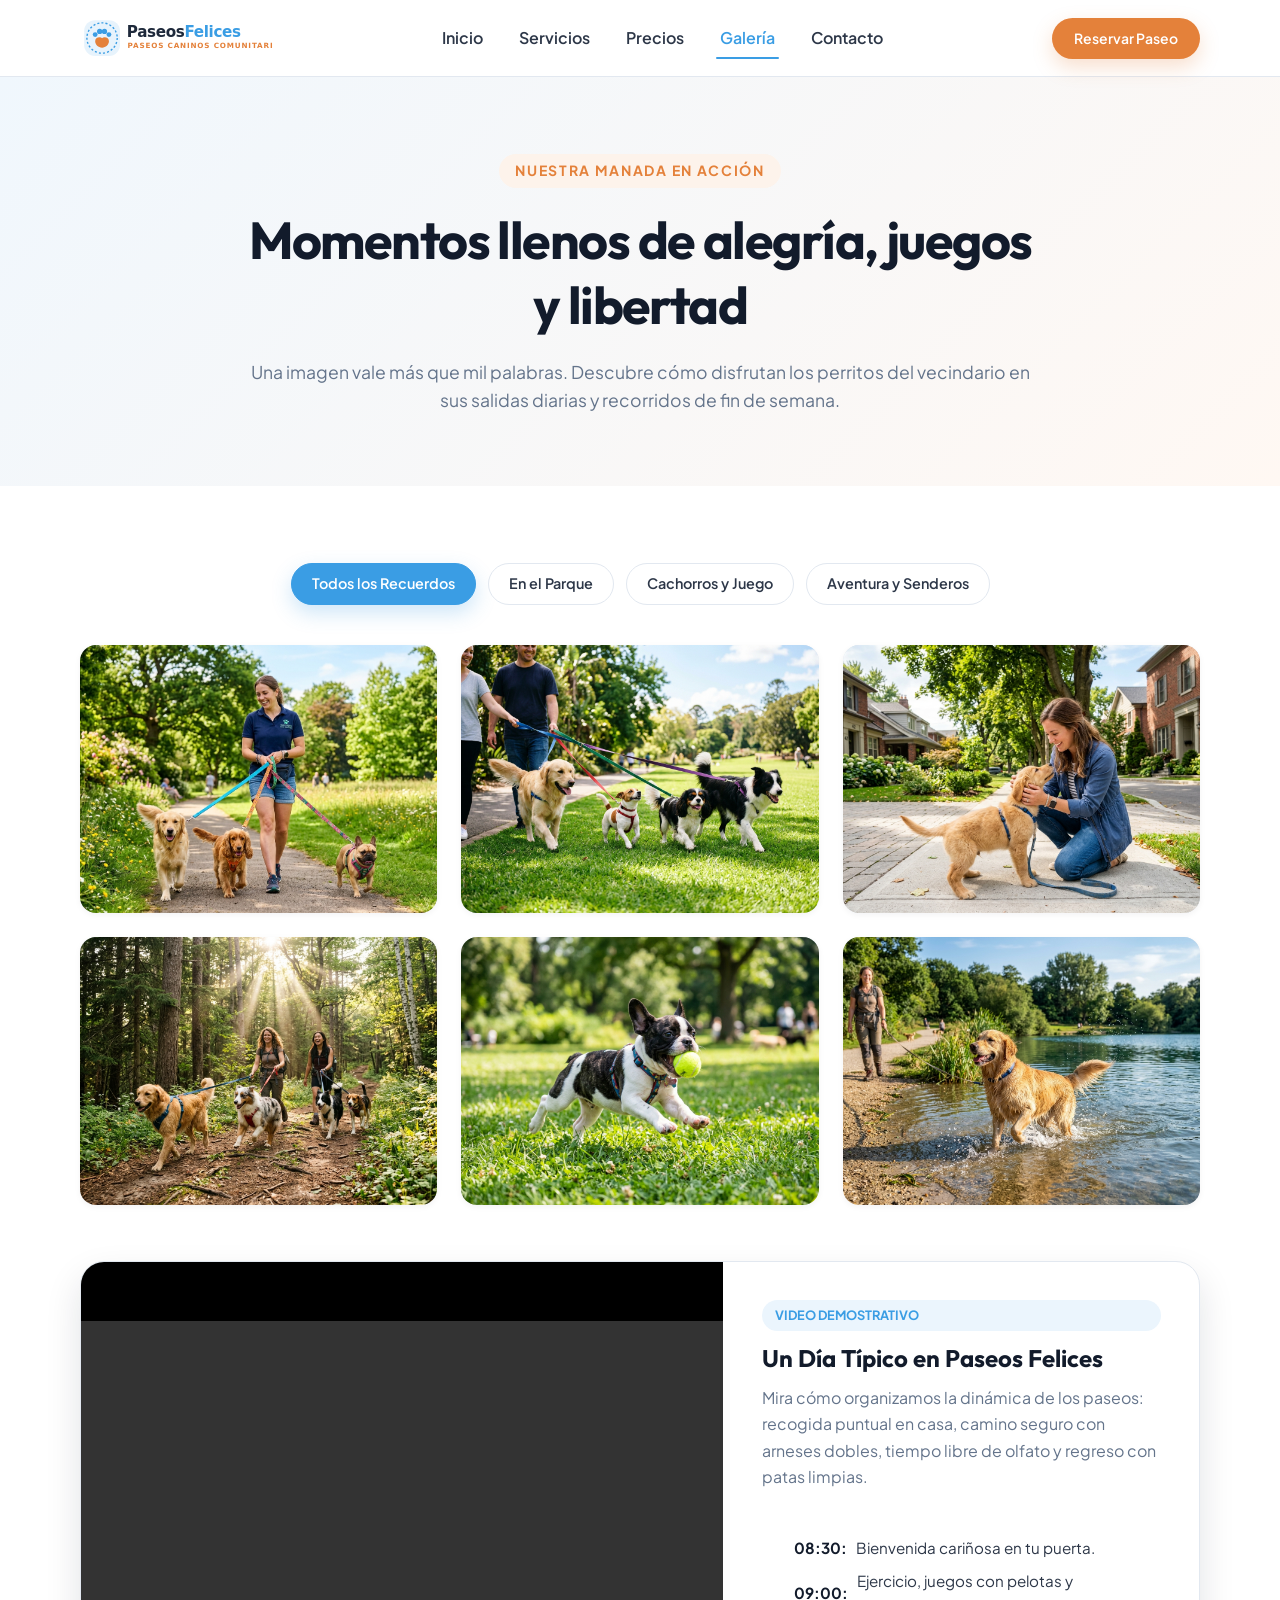
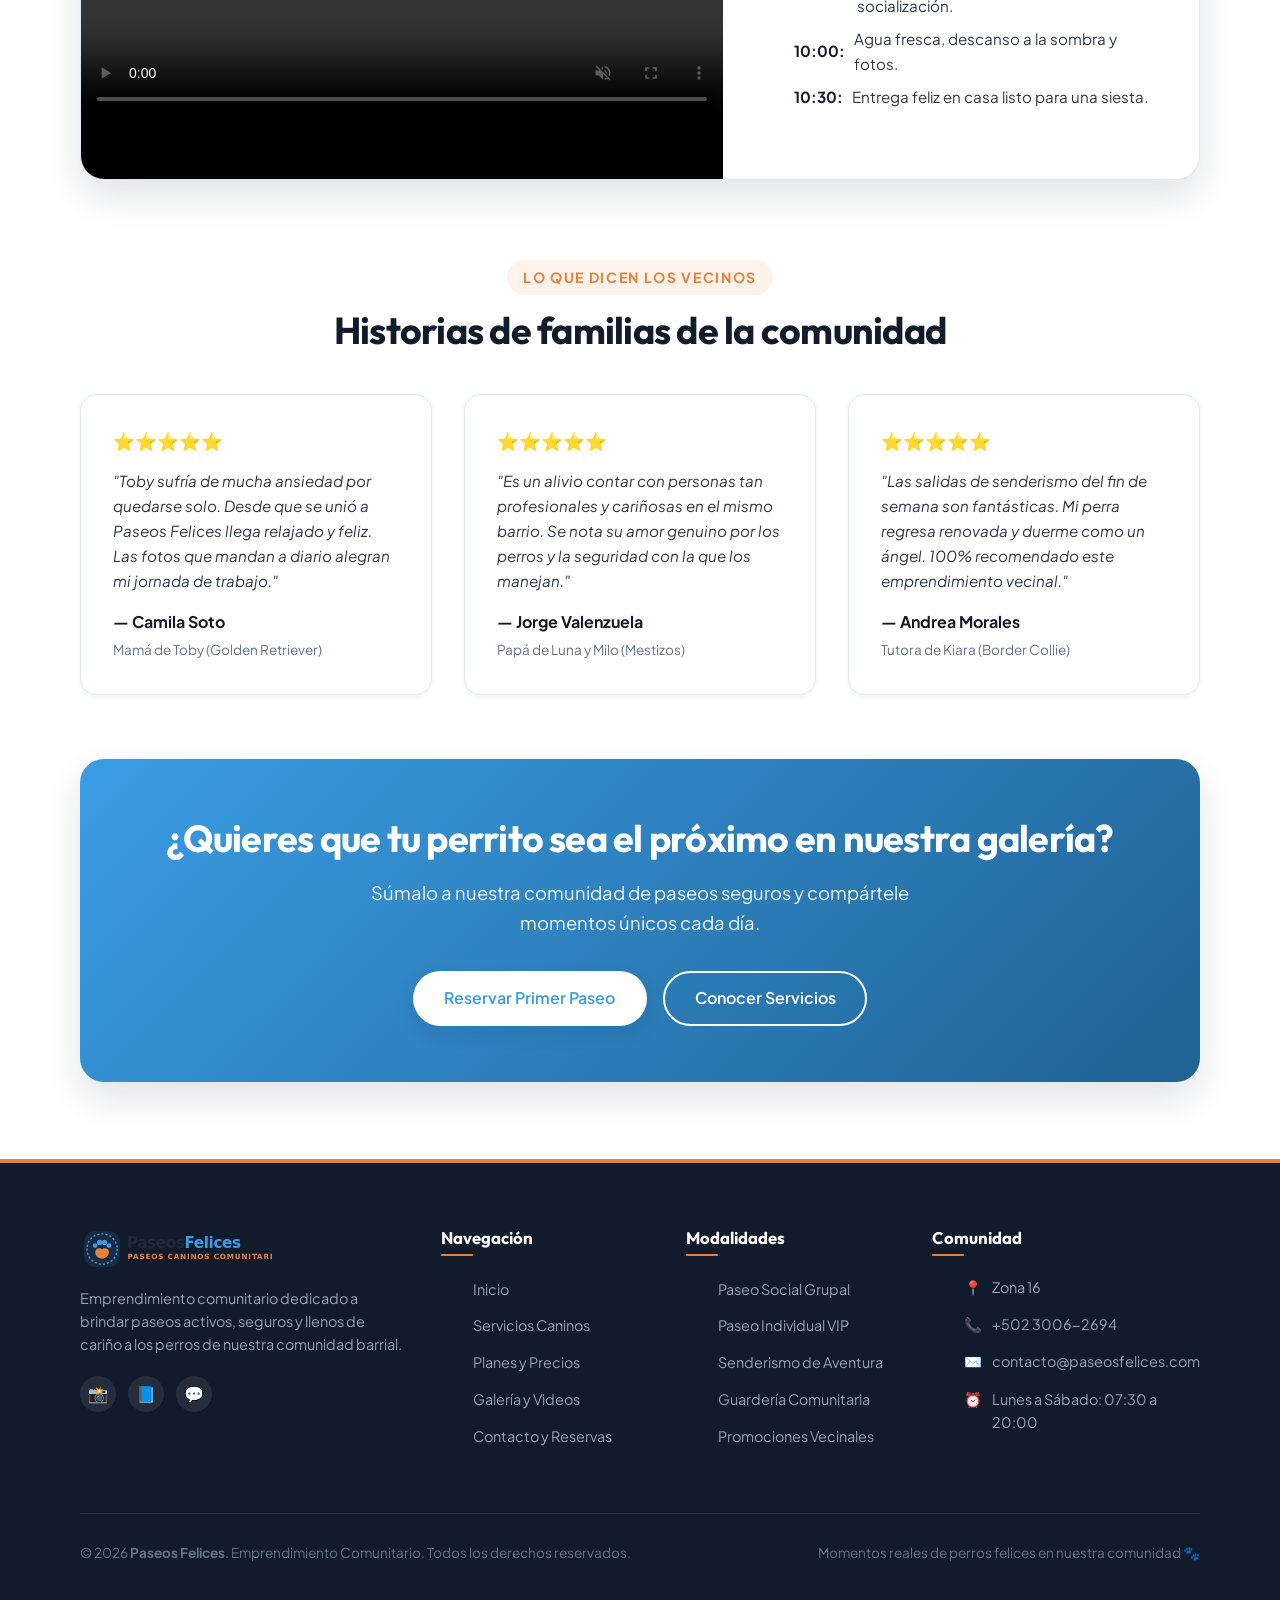
<file: galeria.html>
<!DOCTYPE html>
<html lang="es">

<head>
  <meta charset="UTF-8">
  <meta name="viewport" content="width=device-width, initial-scale=1.0">
  <title>Galería de Fotos y Videos | Paseos Felices</title>
  <meta name="description"
    content="Explora nuestra galería de fotos y videos. Conoce a los perritos de la comunidad disfrutando de paseos, juegos y senderismo.">
  <link rel="icon" type="image/svg+xml" href="Style/imagenes/favicon.svg">
  <!-- Bootstrap 5 CSS -->
  <link href="https://cdn.jsdelivr.net/npm/bootstrap@5.3.3/dist/css/bootstrap.min.css" rel="stylesheet" integrity="sha384-QWTKZyjpPEjISv5WaRU9OFeRpok6YctnYmDr5pNlyT2bRjXh0JMhjY6hW+ALEwIH" crossorigin="anonymous">
  <!-- Estilos Personalizados -->
  <link rel="stylesheet" href="Style/style.css">
</head>

<body>

  <!-- ================= ENCABEZADO Y NAVEGACIÓN ================= -->
  <header class="site-header">
    <div class="container header-container">
      <a href="index.html" class="brand-logo" aria-label="Inicio de Paseos Felices">
        <img src="Style/imagenes/logo.svg" alt="Logotipo Paseos Felices" width="180" height="42">
      </a>

      <input type="checkbox" id="nav-toggle" class="nav-toggle-input" aria-label="Abrir menú de navegación">
      <label for="nav-toggle" class="nav-toggle-label" aria-hidden="true">
        <span></span>
        <span></span>
        <span></span>
      </label>

      <nav class="nav-menu" role="navigation" aria-label="Menú principal">
        <a href="index.html" class="nav-link">Inicio</a>
        <a href="servicios.html" class="nav-link">Servicios</a>
        <a href="precios.html" class="nav-link">Precios</a>
        <a href="galeria.html" class="nav-link active">Galería</a>
        <a href="contacto.html" class="nav-link">Contacto</a>
        <div class="mobile-menu-cta" style="display: none;">
          <a href="contacto.html" class="btn btn-secondary btn-sm btn-block">Reservar Paseo</a>
        </div>
      </nav>

      <div class="header-cta">
        <a href="contacto.html" class="btn btn-secondary btn-sm">Reservar Paseo</a>
      </div>
    </div>
  </header>

  <!-- ================= BANNER HERO GALERÍA ================= -->
  <section class="section"
    style="background: linear-gradient(135deg, #F0F7FD 0%, #FFF8F3 100%); padding-bottom: 3.5rem;">
    <div class="container" style="text-align: center; max-width: 52rem; margin: 0 auto;">
      <span class="section-subtitle">Nuestra Manada en Acción</span>
      <h1 class="hero-title" style="margin-top: 0.5rem;">Momentos llenos de alegría, juegos y libertad</h1>
      <p class="section-description">
        Una imagen vale más que mil palabras. Descubre cómo disfrutan los perritos del vecindario en sus salidas diarias
        y recorridos de fin de semana.
      </p>
    </div>
  </section>

  <!-- ================= SECCIÓN DE GALERÍA DE FOTOS ================= -->
  <section class="section section-alt">
    <div class="container">

      <!-- Filtros de Galería -->
      <div class="gallery-filter-nav">
        <button class="filter-btn active" onclick="filterGallery('todos', this)">Todos los Recuerdos</button>
        <button class="filter-btn" onclick="filterGallery('parque', this)">En el Parque</button>
        <button class="filter-btn" onclick="filterGallery('cachorros', this)">Cachorros y Juego</button>
        <button class="filter-btn" onclick="filterGallery('aventura', this)">Aventura y Senderos</button>
      </div>

      <!-- Rejilla de Fotografías -->
      <div class="gallery-grid" id="gallery-container">

        <div class="gallery-item" data-category="parque">
          <img src="Style/imagenes/hero-dog-walking.jpg" alt="Paseo matinal grupal por sendero arbolado" width="400"
            height="300">
          <div class="gallery-overlay">
            <h4>Max, Toby y Lola</h4>
            <p>Paseo social matutino en el Parque Los Pinos</p>
          </div>
        </div>

        <div class="gallery-item" data-category="parque">
          <img src="Style/imagenes/service-group-walk.jpg" alt="Manada canina caminando feliz sobre el césped"
            width="400" height="300">
          <div class="gallery-overlay">
            <h4>Compañeros de Manada</h4>
            <p>Socialización positiva y paso coordinado</p>
          </div>
        </div>

        <div class="gallery-item" data-category="cachorros">
          <img src="Style/imagenes/service-individual-walk.jpg" alt="Cachorro de golden retriever recibiendo cariño"
            width="400" height="300">
          <div class="gallery-overlay">
            <h4>Lucas (4 meses)</h4>
            <p>Sus primeros paseos con correa y mucho cariño</p>
          </div>
        </div>

        <div class="gallery-item" data-category="aventura">
          <img src="Style/imagenes/service-adventure-hike.jpg" alt="Perros senderistas en ruta boscosa" width="400"
            height="300">
          <div class="gallery-overlay">
            <h4>Excursión al Cerro Verde</h4>
            <p>Ruta de 3 horas con juegos de olfato y descanso</p>
          </div>
        </div>

        <div class="gallery-item" data-category="cachorros">
          <img src="Style/imagenes/gallery-puppy-play.jpg" alt="Cachorro de bulldog corriendo tras pelota de tenis"
            width="400" height="300">
          <div class="gallery-overlay">
            <h4>Rocky en Plena Carrera</h4>
            <p>Sesión de juego libre en recinto cerrado</p>
          </div>
        </div>

        <div class="gallery-item" data-category="aventura">
          <img src="Style/imagenes/gallery-lake-walk.jpg" alt="Perro refrescándose en la orilla del lago" width="400"
            height="300">
          <div class="gallery-overlay">
            <h4>Simba en la Laguna</h4>
            <p>Hidratación y chapuzón seguro tras la caminata</p>
          </div>
        </div>

      </div>

      <!-- ================= REPRODUCTOR DE VIDEO HTML5 (Style/videos/) ================= -->
      <div class="video-showcase-card">
        <div class="video-player-wrapper">
          <video controls autoplay loop muted playsinline preload="metadata">
            <source src="Style/videos/pug.mp4" type="video/mp4">
            Tu navegador no soporta la reproducción de video HTML5.
          </video>
        </div>
        <div class="video-info-panel">
          <span class="service-badge-pill">Video Demostrativo</span>
          <h3>Un Día Típico en Paseos Felices</h3>
          <p>
            Mira cómo organizamos la dinámica de los paseos: recogida puntual en casa, camino seguro con arneses dobles,
            tiempo libre de olfato y regreso con patas limpias.
          </p>
          <ul class="checklist">
            <li><strong>08:30:</strong> Bienvenida cariñosa en tu puerta.</li>
            <li><strong>09:00:</strong> Ejercicio, juegos con pelotas y socialización.</li>
            <li><strong>10:00:</strong> Agua fresca, descanso a la sombra y fotos.</li>
            <li><strong>10:30:</strong> Entrega feliz en casa listo para una siesta.</li>
          </ul>
        </div>
      </div>

      <!-- ================= TESTIMONIOS VECINALES ================= -->
      <div class="section-header" style="margin-top: 5rem; margin-bottom: 2.5rem;">
        <span class="section-subtitle">Lo que dicen los vecinos</span>
        <h2>Historias de familias de la comunidad</h2>
      </div>

      <div class="services-grid" style="margin-bottom: 2rem;">
        <div
          style="background-color: var(--color-white); padding: 2rem; border-radius: var(--radius-md); border: 1px solid var(--color-border); box-shadow: var(--shadow-sm);">
          <div style="color: #F59E0B; font-size: 1.1rem; margin-bottom: 0.75rem;">⭐⭐⭐⭐⭐</div>
          <p style="font-style: italic; color: var(--color-text); font-size: 0.95rem;">
            "Toby sufría de mucha ansiedad por quedarse solo. Desde que se unió a Paseos Felices llega relajado y feliz.
            Las fotos que mandan a diario alegran mi jornada de trabajo."
          </p>
          <strong style="display: block; color: var(--color-dark); margin-top: 1rem;">— Camila Soto</strong>
          <span style="font-size: 0.85rem; color: var(--color-text-light);">Mamá de Toby (Golden Retriever)</span>
        </div>

        <div
          style="background-color: var(--color-white); padding: 2rem; border-radius: var(--radius-md); border: 1px solid var(--color-border); box-shadow: var(--shadow-sm);">
          <div style="color: #F59E0B; font-size: 1.1rem; margin-bottom: 0.75rem;">⭐⭐⭐⭐⭐</div>
          <p style="font-style: italic; color: var(--color-text); font-size: 0.95rem;">
            "Es un alivio contar con personas tan profesionales y cariñosas en el mismo barrio. Se nota su amor genuino
            por los perros y la seguridad con la que los manejan."
          </p>
          <strong style="display: block; color: var(--color-dark); margin-top: 1rem;">— Jorge Valenzuela</strong>
          <span style="font-size: 0.85rem; color: var(--color-text-light);">Papá de Luna y Milo (Mestizos)</span>
        </div>

        <div
          style="background-color: var(--color-white); padding: 2rem; border-radius: var(--radius-md); border: 1px solid var(--color-border); box-shadow: var(--shadow-sm);">
          <div style="color: #F59E0B; font-size: 1.1rem; margin-bottom: 0.75rem;">⭐⭐⭐⭐⭐</div>
          <p style="font-style: italic; color: var(--color-text); font-size: 0.95rem;">
            "Las salidas de senderismo del fin de semana son fantásticas. Mi perra regresa renovada y duerme como un
            ángel. 100% recomendado este emprendimiento vecinal."
          </p>
          <strong style="display: block; color: var(--color-dark); margin-top: 1rem;">— Andrea Morales</strong>
          <span style="font-size: 0.85rem; color: var(--color-text-light);">Tutora de Kiara (Border Collie)</span>
        </div>
      </div>

      <!-- Banner CTA -->
      <div class="cta-banner">
        <h2>¿Quieres que tu perrito sea el próximo en nuestra galería?</h2>
        <p>
          Súmalo a nuestra comunidad de paseos seguros y compártele momentos únicos cada día.
        </p>
        <div class="cta-banner-buttons">
          <a href="contacto.html" class="btn btn-white">Reservar Primer Paseo</a>
          <a href="servicios.html" class="btn btn-outline" style="border-color: #ffffff; color: #ffffff;">Conocer
            Servicios</a>
        </div>
      </div>

    </div>
  </section>

  <!-- ================= PIE DE PÁGINA (FOOTER) ================= -->
  <footer class="site-footer">
    <div class="container">
      <div class="footer-grid">
        <div class="footer-brand">
          <a href="index.html" class="brand-logo">
            <img src="Style/imagenes/logo.svg" alt="Logotipo Paseos Felices" width="180" height="42">
          </a>
          <p>
            Emprendimiento comunitario dedicado a brindar paseos activos, seguros y llenos de cariño a los perros de
            nuestra comunidad barrial.
          </p>
          <div class="footer-socials">
            <a href="https://instagram.com" class="social-link" target="_blank" rel="noopener noreferrer"
              aria-label="Instagram">📸</a>
            <a href="https://facebook.com" class="social-link" target="_blank" rel="noopener noreferrer"
              aria-label="Facebook">📘</a>
            <a href="https://wa.me/50230062694" class="social-link" target="_blank" rel="noopener noreferrer"
              aria-label="WhatsApp">💬</a>
          </div>
        </div>

        <div class="footer-col">
          <h4>Navegación</h4>
          <ul class="footer-links">
            <li><a href="index.html">Inicio</a></li>
            <li><a href="servicios.html">Servicios Caninos</a></li>
            <li><a href="precios.html">Planes y Precios</a></li>
            <li><a href="galeria.html">Galería y Videos</a></li>
            <li><a href="contacto.html">Contacto y Reservas</a></li>
          </ul>
        </div>

        <div class="footer-col">
          <h4>Modalidades</h4>
          <ul class="footer-links">
            <li><a href="servicios.html#social">Paseo Social Grupal</a></li>
            <li><a href="servicios.html#individual">Paseo Individual VIP</a></li>
            <li><a href="servicios.html#aventura">Senderismo de Aventura</a></li>
            <li><a href="servicios.html#guarderia">Guardería Comunitaria</a></li>
            <li><a href="precios.html">Promociones Vecinales</a></li>
          </ul>
        </div>

        <div class="footer-col">
          <h4>Comunidad</h4>
          <ul class="footer-contact-info">
            <li><span class="icon">📍</span> Zona 16</li>
            <li><span class="icon">📞</span> +502 3006-2694</li>
            <li><span class="icon">✉️</span> contacto@paseosfelices.com</li>
            <li><span class="icon">⏰</span> Lunes a Sábado: 07:30 a 20:00</li>
          </ul>
        </div>
      </div>

      <div class="footer-bottom">
        <p>&copy; 2026 <strong>Paseos Felices</strong>. Emprendimiento Comunitario. Todos los derechos reservados.</p>
        <p>Momentos reales de perros felices en nuestra comunidad 🐾</p>
      </div>
    </div>
  </footer>

  <!-- Bootstrap 5 JS Bundle -->
  <script src="https://cdn.jsdelivr.net/npm/bootstrap@5.3.3/dist/js/bootstrap.bundle.min.js" integrity="sha384-YvpcrYf0tY3lHB60NNkmXc5s9fDVZLESaAA55NDzOxhy9GkcIdslK1eN7N6jIeHz" crossorigin="anonymous"></script>
  <script>
    // Filtrado interactivo de la galería
    function filterGallery(category, button) {
      const items = document.querySelectorAll('.gallery-item');
      const buttons = document.querySelectorAll('.filter-btn');

      buttons.forEach(btn => btn.classList.remove('active'));
      button.classList.add('active');

      items.forEach(item => {
        if (category === 'todos' || item.getAttribute('data-category') === category) {
          item.style.display = 'block';
        } else {
          item.style.display = 'none';
        }
      });
    }

    // Toggle menú móvil
    document.querySelectorAll('.nav-link').forEach(link => {
      link.addEventListener('click', () => {
        const toggle = document.getElementById('nav-toggle');
        if (toggle) toggle.checked = false;
      });
    });
  </script>
</body>

</html>
</file>
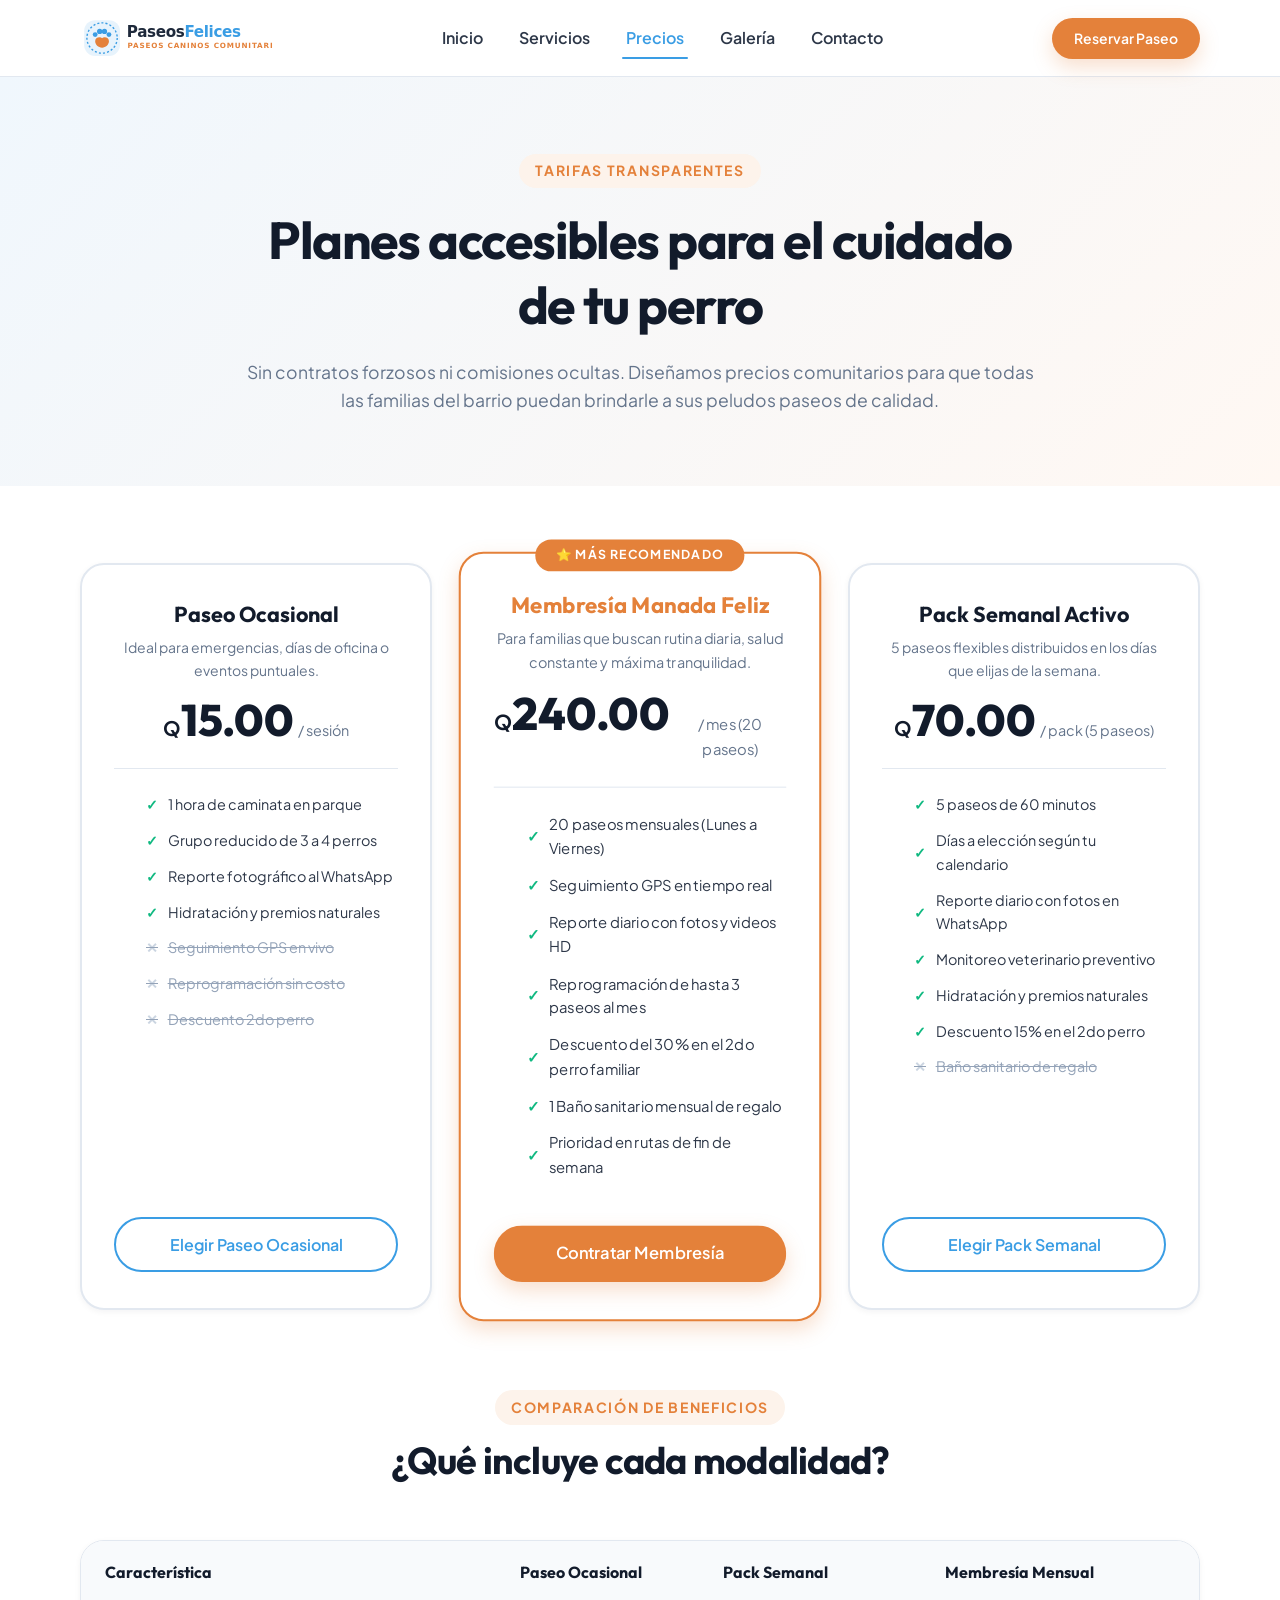
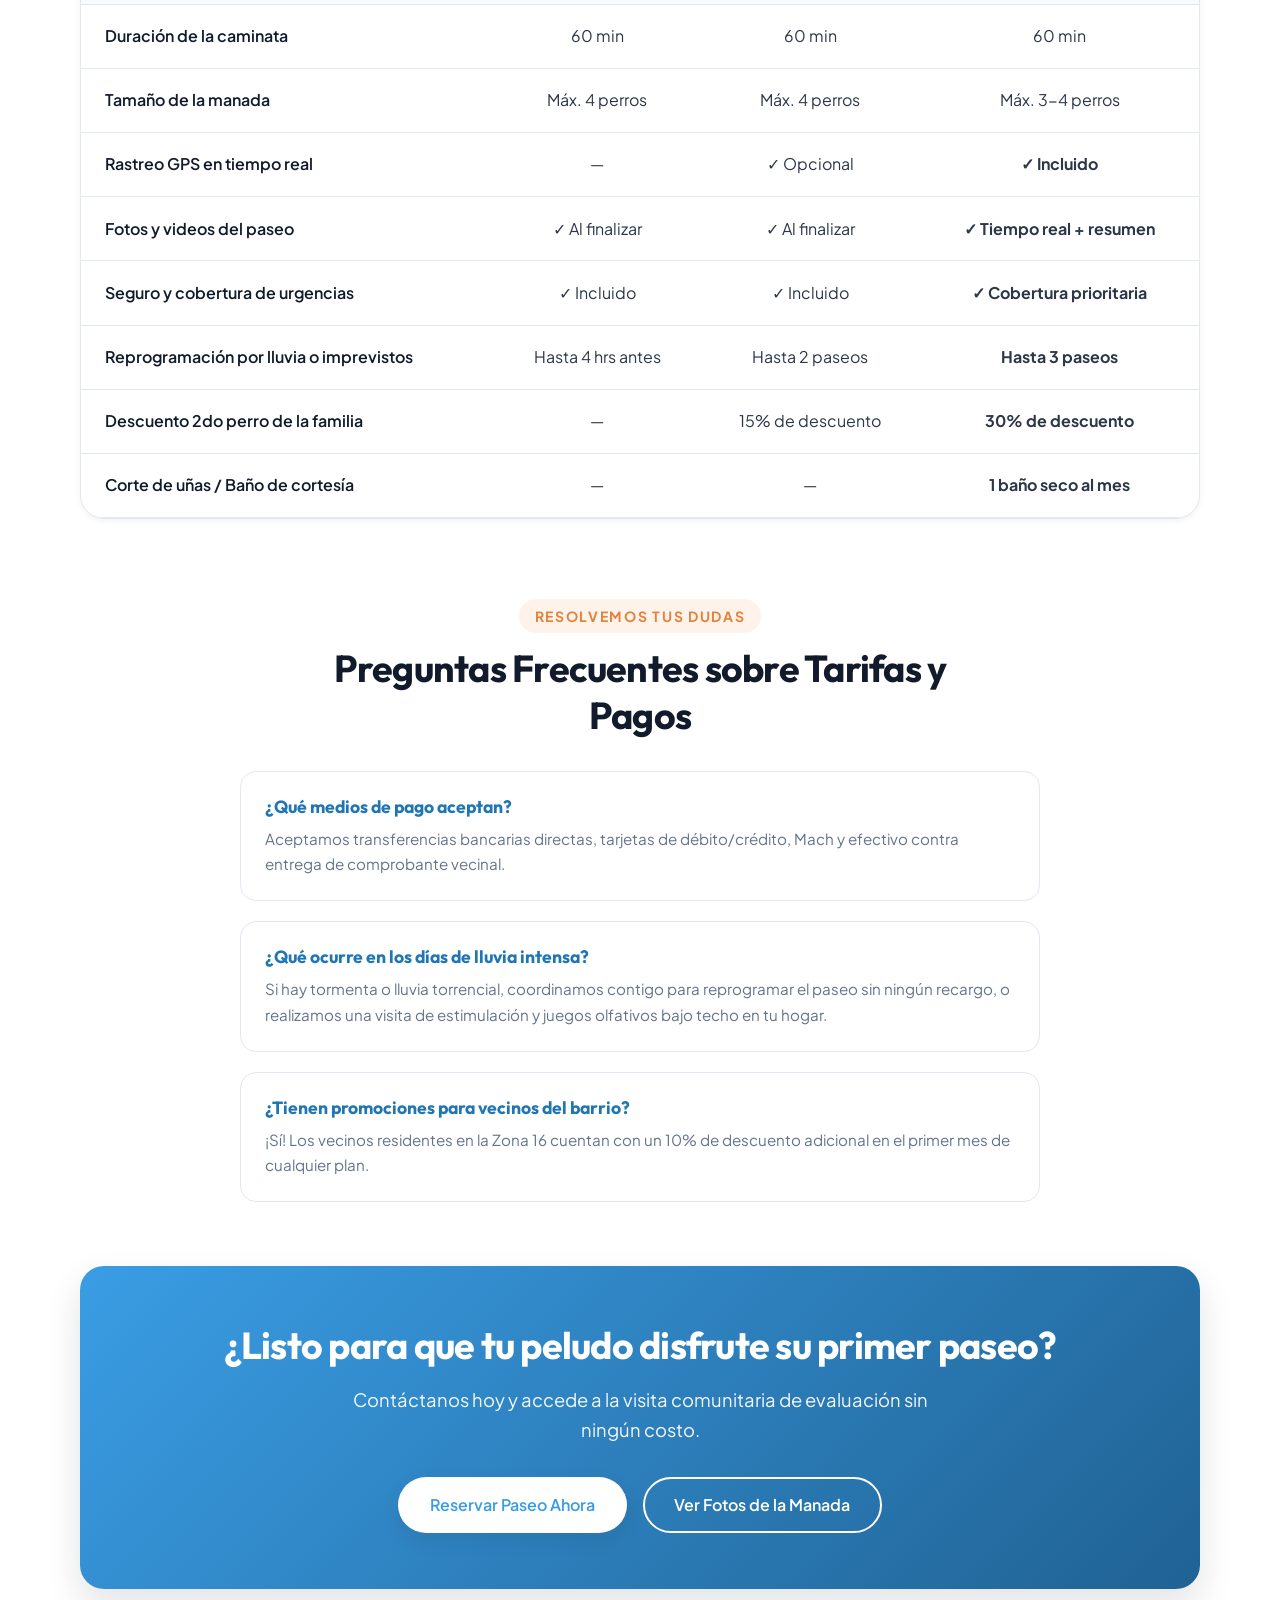
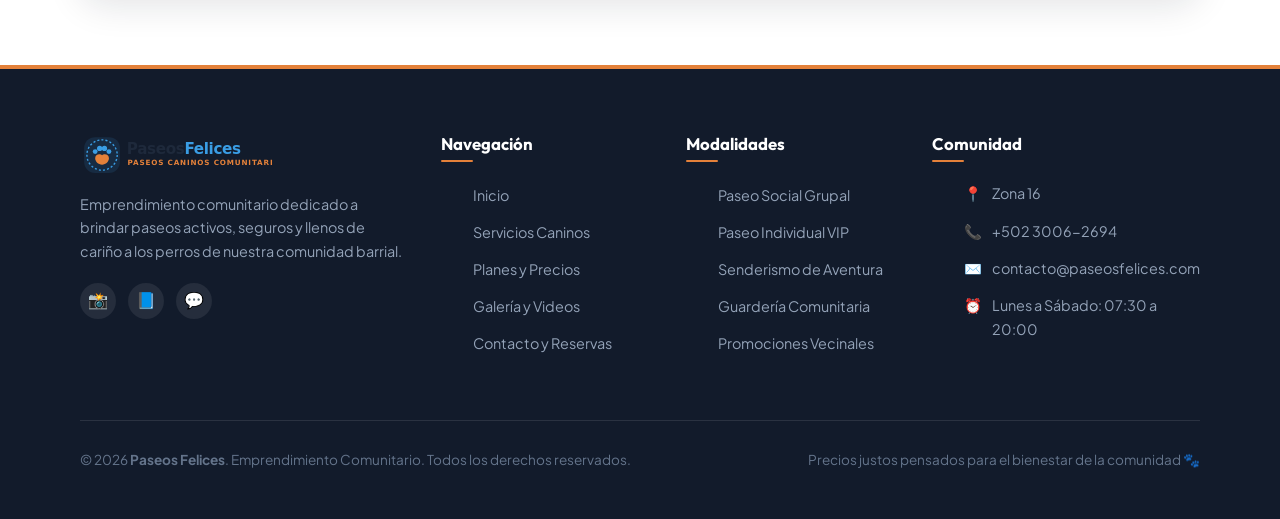
<file: precios.html>
<!DOCTYPE html>
<html lang="es">

<head>
  <meta charset="UTF-8">
  <meta name="viewport" content="width=device-width, initial-scale=1.0">
  <title>Precios y Planes de Paseos | Paseos Felices</title>
  <meta name="description"
    content="Tarifas transparentes y accesibles para paseos caninos comunitarios. Planes diarios, semanales y mensuales con descuentos para vecinos.">
  <link rel="icon" type="image/svg+xml" href="Style/imagenes/favicon.svg">
  <!-- Bootstrap 5 CSS -->
  <link href="https://cdn.jsdelivr.net/npm/bootstrap@5.3.3/dist/css/bootstrap.min.css" rel="stylesheet"
    integrity="sha384-QWTKZyjpPEjISv5WaRU9OFeRpok6YctnYmDr5pNlyT2bRjXh0JMhjY6hW+ALEwIH" crossorigin="anonymous">
  <!-- Estilos Personalizados -->
  <link rel="stylesheet" href="Style/style.css">
</head>

<body>

  <!-- ================= ENCABEZADO Y NAVEGACIÓN ================= -->
  <header class="site-header">
    <div class="container header-container">
      <a href="index.html" class="brand-logo" aria-label="Inicio de Paseos Felices">
        <img src="Style/imagenes/logo.svg" alt="Logotipo Paseos Felices" width="180" height="42">
      </a>

      <input type="checkbox" id="nav-toggle" class="nav-toggle-input" aria-label="Abrir menú de navegación">
      <label for="nav-toggle" class="nav-toggle-label" aria-hidden="true">
        <span></span>
        <span></span>
        <span></span>
      </label>

      <nav class="nav-menu" role="navigation" aria-label="Menú principal">
        <a href="index.html" class="nav-link">Inicio</a>
        <a href="servicios.html" class="nav-link">Servicios</a>
        <a href="precios.html" class="nav-link active">Precios</a>
        <a href="galeria.html" class="nav-link">Galería</a>
        <a href="contacto.html" class="nav-link">Contacto</a>
        <div class="mobile-menu-cta" style="display: none;">
          <a href="contacto.html" class="btn btn-secondary btn-sm btn-block">Reservar Paseo</a>
        </div>
      </nav>

      <div class="header-cta">
        <a href="contacto.html" class="btn btn-secondary btn-sm">Reservar Paseo</a>
      </div>
    </div>
  </header>

  <!-- ================= BANNER HERO PRECIOS ================= -->
  <section class="section"
    style="background: linear-gradient(135deg, #F0F7FD 0%, #FFF8F3 100%); padding-bottom: 3.5rem;">
    <div class="container" style="text-align: center; max-width: 52rem; margin: 0 auto;">
      <span class="section-subtitle">Tarifas Transparentes</span>
      <h1 class="hero-title" style="margin-top: 0.5rem;">Planes accesibles para el cuidado de tu perro</h1>
      <p class="section-description">
        Sin contratos forzosos ni comisiones ocultas. Diseñamos precios comunitarios para que todas las familias del
        barrio puedan brindarle a sus peludos paseos de calidad.
      </p>
    </div>
  </section>

  <!-- ================= PLANES DE PRECIOS ================= -->
  <section class="section section-alt">
    <div class="container">
      <div class="pricing-grid">

        <!-- Plan 1: Ocasional -->
        <article class="pricing-card">
          <div class="pricing-header">
            <h3 class="pricing-plan-name">Paseo Ocasional</h3>
            <p class="pricing-plan-desc">Ideal para emergencias, días de oficina o eventos puntuales.</p>
            <div class="pricing-price-box">
              <span class="pricing-currency">Q</span>
              <span class="pricing-amount">15.00</span>
              <span class="pricing-period">/ sesión</span>
            </div>
          </div>
          <ul class="pricing-features">
            <li class="included">1 hora de caminata en parque</li>
            <li class="included">Grupo reducido de 3 a 4 perros</li>
            <li class="included">Reporte fotográfico al WhatsApp</li>
            <li class="included">Hidratación y premios naturales</li>
            <li class="excluded">Seguimiento GPS en vivo</li>
            <li class="excluded">Reprogramación sin costo</li>
            <li class="excluded">Descuento 2do perro</li>
          </ul>
          <a href="contacto.html?plan=ocasional" class="btn btn-outline btn-block">Elegir Paseo Ocasional</a>
        </article>

        <!-- Plan 2: Mensual VIP (Destacado) -->
        <article class="pricing-card featured">
          <span class="pricing-ribbon">⭐ Más Recomendado</span>
          <div class="pricing-header">
            <h3 class="pricing-plan-name" style="color: var(--color-secondary);">Membresía Manada Feliz</h3>
            <p class="pricing-plan-desc">Para familias que buscan rutina diaria, salud constante y máxima tranquilidad.
            </p>
            <div class="pricing-price-box">
              <span class="pricing-currency">Q</span>
              <span class="pricing-amount">240.00</span>
              <span class="pricing-period">/ mes (20 paseos)</span>
            </div>
          </div>
          <ul class="pricing-features">
            <li class="included">20 paseos mensuales (Lunes a Viernes)</li>
            <li class="included">Seguimiento GPS en tiempo real</li>
            <li class="included">Reporte diario con fotos y videos HD</li>
            <li class="included">Reprogramación de hasta 3 paseos al mes</li>
            <li class="included">Descuento del 30% en el 2do perro familiar</li>
            <li class="included">1 Baño sanitario mensual de regalo</li>
            <li class="included">Prioridad en rutas de fin de semana</li>
          </ul>
          <a href="contacto.html?plan=mensual" class="btn btn-secondary btn-block">Contratar Membresía</a>
        </article>

        <!-- Plan 3: Semanal Activo -->
        <article class="pricing-card">
          <div class="pricing-header">
            <h3 class="pricing-plan-name">Pack Semanal Activo</h3>
            <p class="pricing-plan-desc">5 paseos flexibles distribuidos en los días que elijas de la semana.</p>
            <div class="pricing-price-box">
              <span class="pricing-currency">Q</span>
              <span class="pricing-amount">70.00</span>
              <span class="pricing-period">/ pack (5 paseos)</span>
            </div>
          </div>
          <ul class="pricing-features">
            <li class="included">5 paseos de 60 minutos</li>
            <li class="included">Días a elección según tu calendario</li>
            <li class="included">Reporte diario con fotos en WhatsApp</li>
            <li class="included">Monitoreo veterinario preventivo</li>
            <li class="included">Hidratación y premios naturales</li>
            <li class="included">Descuento 15% en el 2do perro</li>
            <li class="excluded">Baño sanitario de regalo</li>
          </ul>
          <a href="contacto.html?plan=semanal" class="btn btn-outline btn-block">Elegir Pack Semanal</a>
        </article>

      </div>

      <!-- ================= TABLA COMPARATIVA ================= -->
      <div class="section-header" style="margin-top: 5rem; margin-bottom: 2rem;">
        <span class="section-subtitle">Comparación de Beneficios</span>
        <h2>¿Qué incluye cada modalidad?</h2>
      </div>

      <div class="comparison-table-wrapper">
        <table class="comparison-table">
          <thead>
            <tr>
              <th>Característica</th>
              <th>Paseo Ocasional</th>
              <th>Pack Semanal</th>
              <th>Membresía Mensual</th>
            </tr>
          </thead>
          <tbody>
            <tr>
              <td>Duración de la caminata</td>
              <td>60 min</td>
              <td>60 min</td>
              <td>60 min</td>
            </tr>
            <tr>
              <td>Tamaño de la manada</td>
              <td>Máx. 4 perros</td>
              <td>Máx. 4 perros</td>
              <td>Máx. 3-4 perros</td>
            </tr>
            <tr>
              <td>Rastreo GPS en tiempo real</td>
              <td>—</td>
              <td>✓ Opcional</td>
              <td><strong>✓ Incluido</strong></td>
            </tr>
            <tr>
              <td>Fotos y videos del paseo</td>
              <td>✓ Al finalizar</td>
              <td>✓ Al finalizar</td>
              <td><strong>✓ Tiempo real + resumen</strong></td>
            </tr>
            <tr>
              <td>Seguro y cobertura de urgencias</td>
              <td>✓ Incluido</td>
              <td>✓ Incluido</td>
              <td><strong>✓ Cobertura prioritaria</strong></td>
            </tr>
            <tr>
              <td>Reprogramación por lluvia o imprevistos</td>
              <td>Hasta 4 hrs antes</td>
              <td>Hasta 2 paseos</td>
              <td><strong>Hasta 3 paseos</strong></td>
            </tr>
            <tr>
              <td>Descuento 2do perro de la familia</td>
              <td>—</td>
              <td>15% de descuento</td>
              <td><strong>30% de descuento</strong></td>
            </tr>
            <tr>
              <td>Corte de uñas / Baño de cortesía</td>
              <td>—</td>
              <td>—</td>
              <td><strong>1 baño seco al mes</strong></td>
            </tr>
          </tbody>
        </table>
      </div>

      <!-- ================= PREGUNTAS FRECUENTES ================= -->
      <div class="section-header" style="margin-top: 5rem; margin-bottom: 2rem;">
        <span class="section-subtitle">Resolvemos tus Dudas</span>
        <h2>Preguntas Frecuentes sobre Tarifas y Pagos</h2>
      </div>

      <div style="max-width: 50rem; margin: 0 auto; display: flex; flex-direction: column; gap: 1.25rem;">
        <div
          style="background-color: var(--color-white); border: 1px solid var(--color-border); border-radius: var(--radius-md); padding: 1.5rem;">
          <h4 style="color: var(--color-primary-dark); margin-bottom: 0.5rem; font-size: 1.1rem;">¿Qué medios de pago
            aceptan?</h4>
          <p style="color: var(--color-text-light); margin-bottom: 0; font-size: 0.95rem;">
            Aceptamos transferencias bancarias directas, tarjetas de débito/crédito, Mach y efectivo contra entrega de
            comprobante vecinal.
          </p>
        </div>

        <div
          style="background-color: var(--color-white); border: 1px solid var(--color-border); border-radius: var(--radius-md); padding: 1.5rem;">
          <h4 style="color: var(--color-primary-dark); margin-bottom: 0.5rem; font-size: 1.1rem;">¿Qué ocurre en los
            días de lluvia intensa?</h4>
          <p style="color: var(--color-text-light); margin-bottom: 0; font-size: 0.95rem;">
            Si hay tormenta o lluvia torrencial, coordinamos contigo para reprogramar el paseo sin ningún recargo, o
            realizamos una visita de estimulación y juegos olfativos bajo techo en tu hogar.
          </p>
        </div>

        <div
          style="background-color: var(--color-white); border: 1px solid var(--color-border); border-radius: var(--radius-md); padding: 1.5rem;">
          <h4 style="color: var(--color-primary-dark); margin-bottom: 0.5rem; font-size: 1.1rem;">¿Tienen promociones
            para vecinos del barrio?</h4>
          <p style="color: var(--color-text-light); margin-bottom: 0; font-size: 0.95rem;">
            ¡Sí! Los vecinos residentes en la Zona 16 cuentan con un 10% de descuento
            adicional en el primer mes de cualquier plan.
          </p>
        </div>
      </div>

      <!-- Banner de Llamada a la Acción -->
      <div class="cta-banner">
        <h2>¿Listo para que tu peludo disfrute su primer paseo?</h2>
        <p>
          Contáctanos hoy y accede a la visita comunitaria de evaluación sin ningún costo.
        </p>
        <div class="cta-banner-buttons">
          <a href="contacto.html" class="btn btn-white">Reservar Paseo Ahora</a>
          <a href="galeria.html" class="btn btn-outline" style="border-color: #ffffff; color: #ffffff;">Ver Fotos de la
            Manada</a>
        </div>
      </div>
    </div>
  </section>

  <!-- ================= PIE DE PÁGINA (FOOTER) ================= -->
  <footer class="site-footer">
    <div class="container">
      <div class="footer-grid">
        <div class="footer-brand">
          <a href="index.html" class="brand-logo">
            <img src="Style/imagenes/logo.svg" alt="Logotipo Paseos Felices" width="180" height="42">
          </a>
          <p>
            Emprendimiento comunitario dedicado a brindar paseos activos, seguros y llenos de cariño a los perros de
            nuestra comunidad barrial.
          </p>
          <div class="footer-socials">
            <a href="https://instagram.com" class="social-link" target="_blank" rel="noopener noreferrer"
              aria-label="Instagram">📸</a>
            <a href="https://facebook.com" class="social-link" target="_blank" rel="noopener noreferrer"
              aria-label="Facebook">📘</a>
            <a href="https://wa.me/50230062694" class="social-link" target="_blank" rel="noopener noreferrer"
              aria-label="WhatsApp">💬</a>
          </div>
        </div>

        <div class="footer-col">
          <h4>Navegación</h4>
          <ul class="footer-links">
            <li><a href="index.html">Inicio</a></li>
            <li><a href="servicios.html">Servicios Caninos</a></li>
            <li><a href="precios.html">Planes y Precios</a></li>
            <li><a href="galeria.html">Galería y Videos</a></li>
            <li><a href="contacto.html">Contacto y Reservas</a></li>
          </ul>
        </div>

        <div class="footer-col">
          <h4>Modalidades</h4>
          <ul class="footer-links">
            <li><a href="servicios.html#social">Paseo Social Grupal</a></li>
            <li><a href="servicios.html#individual">Paseo Individual VIP</a></li>
            <li><a href="servicios.html#aventura">Senderismo de Aventura</a></li>
            <li><a href="servicios.html#guarderia">Guardería Comunitaria</a></li>
            <li><a href="precios.html">Promociones Vecinales</a></li>
          </ul>
        </div>

        <div class="footer-col">
          <h4>Comunidad</h4>
          <ul class="footer-contact-info">
            <li><span class="icon">📍</span> Zona 16</li>
            <li><span class="icon">📞</span> +502 3006-2694</li>
            <li><span class="icon">✉️</span> contacto@paseosfelices.com</li>
            <li><span class="icon">⏰</span> Lunes a Sábado: 07:30 a 20:00</li>
          </ul>
        </div>
      </div>

      <div class="footer-bottom">
        <p>&copy; 2026 <strong>Paseos Felices</strong>. Emprendimiento Comunitario. Todos los derechos reservados.</p>
        <p>Precios justos pensados para el bienestar de la comunidad 🐾</p>
      </div>
    </div>
  </footer>

  <!-- Bootstrap 5 JS Bundle -->
  <script src="https://cdn.jsdelivr.net/npm/bootstrap@5.3.3/dist/js/bootstrap.bundle.min.js"
    integrity="sha384-YvpcrYf0tY3lHB60NNkmXc5s9fDVZLESaAA55NDzOxhy9GkcIdslK1eN7N6jIeHz"
    crossorigin="anonymous"></script>
  <script>
    document.querySelectorAll('.nav-link').forEach(link => {
      link.addEventListener('click', () => {
        const toggle = document.getElementById('nav-toggle');
        if (toggle) toggle.checked = false;
      });
    });
  </script>
</body>

</html>
</file>
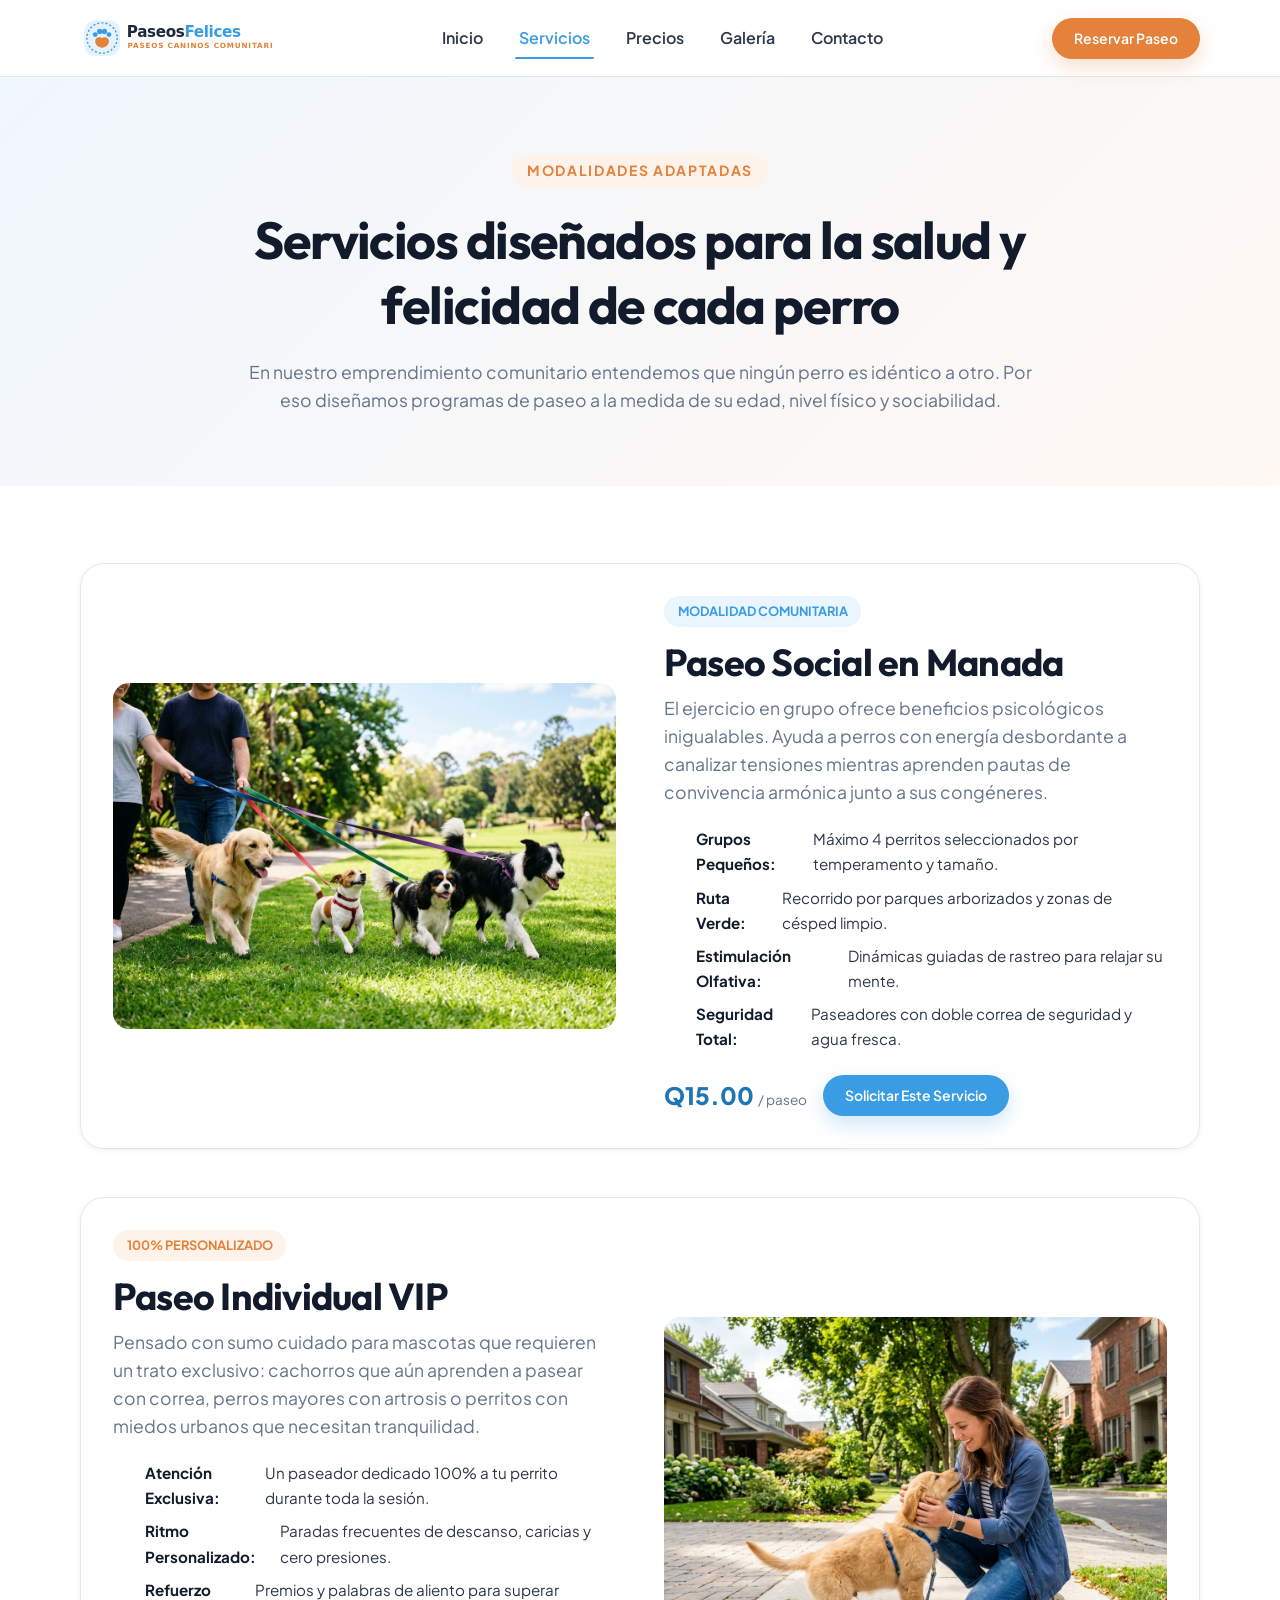
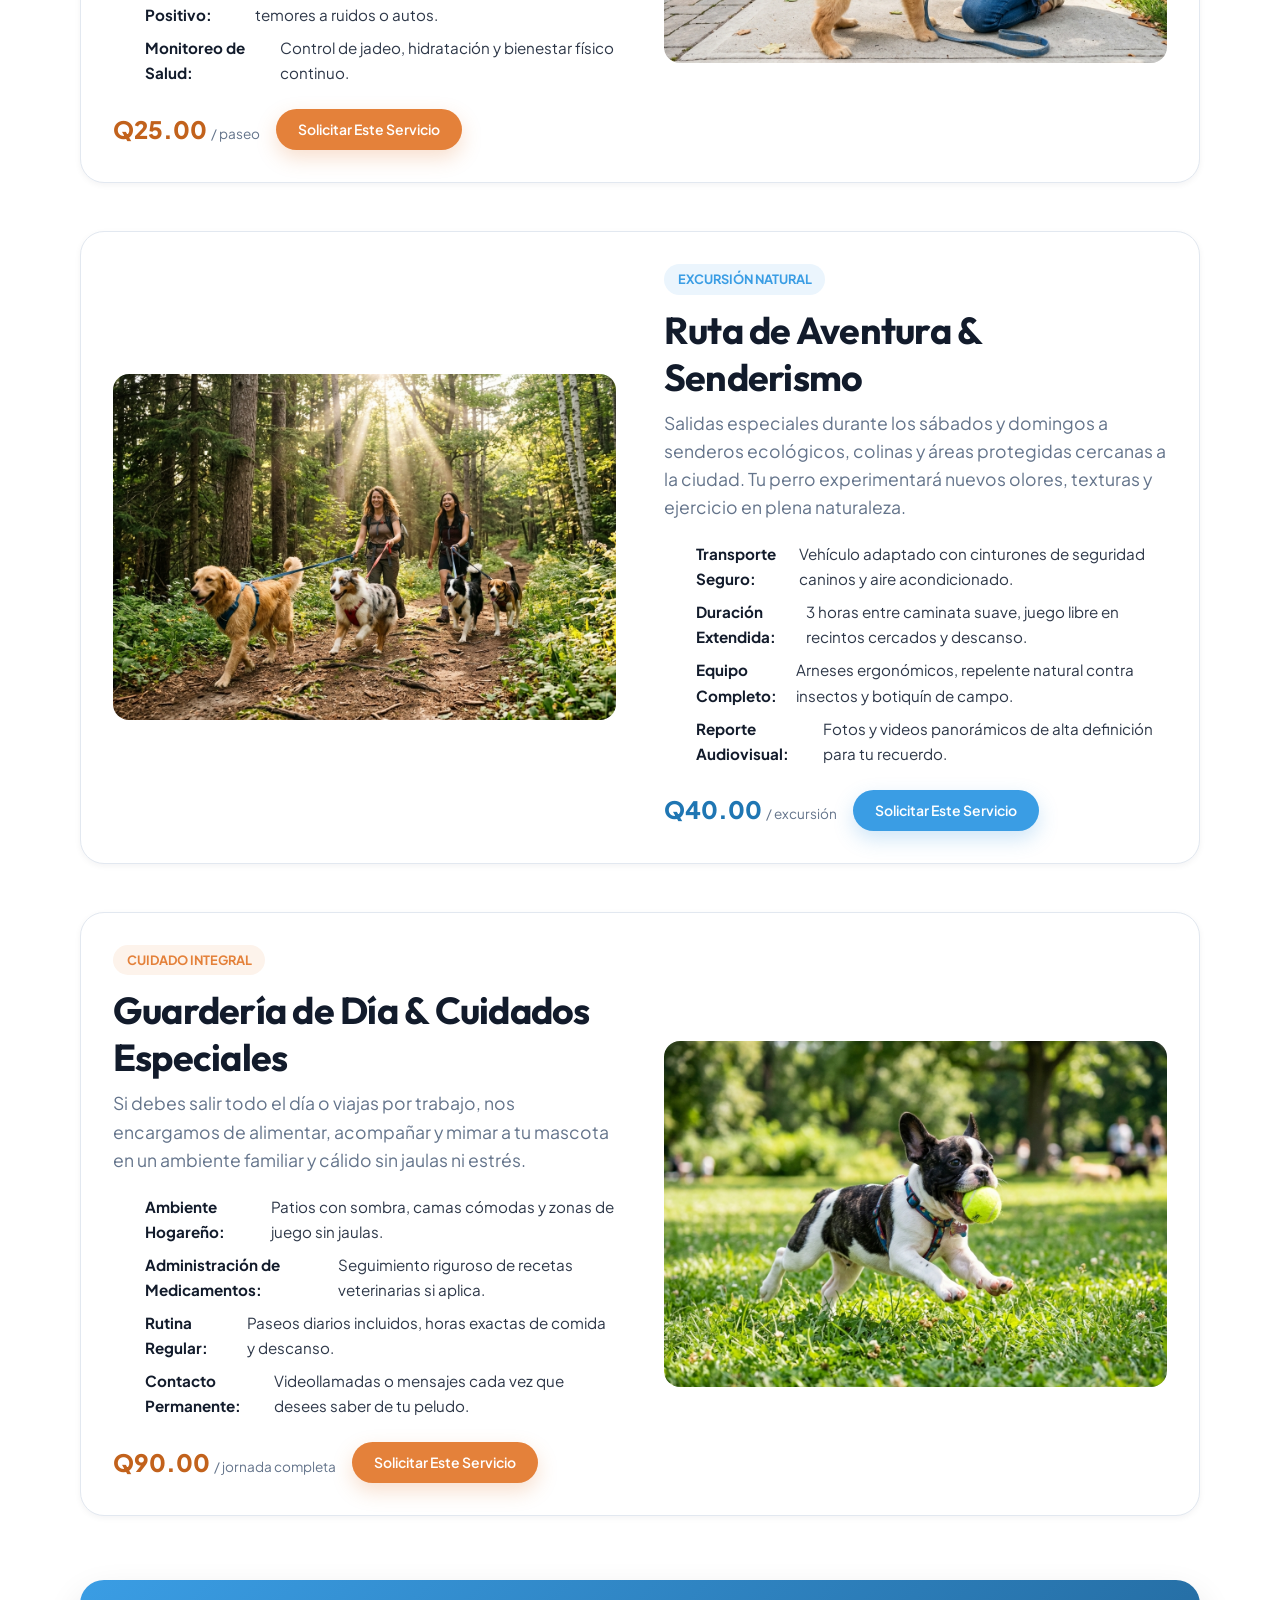
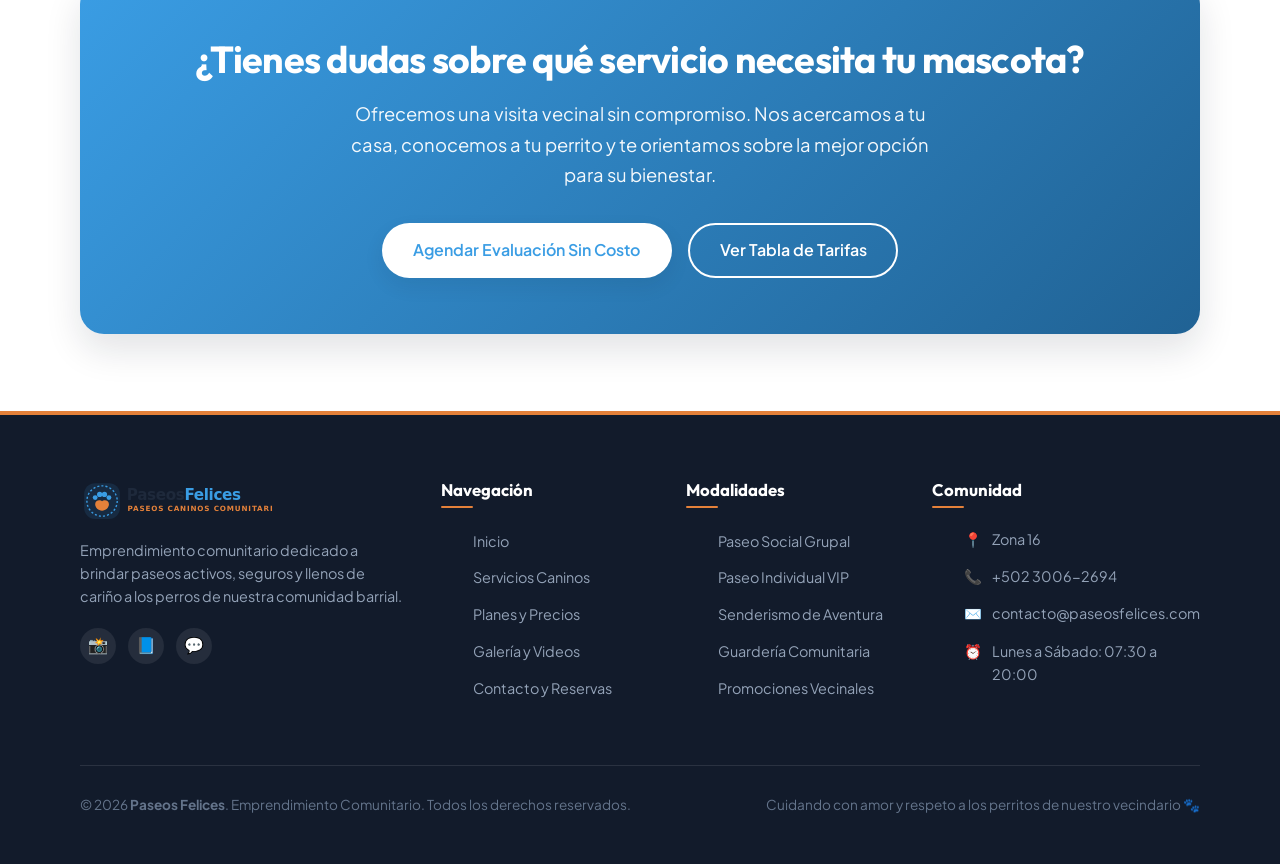
<file: servicios.html>
<!DOCTYPE html>
<html lang="es">

<head>
  <meta charset="UTF-8">
  <meta name="viewport" content="width=device-width, initial-scale=1.0">
  <title>Servicios de Paseos Caninos | Paseos Felices</title>
  <meta name="description"
    content="Descubre nuestros servicios de paseos caninos: paseos en manada, paseos individuales VIP, senderismo de fin de semana y guardería de día.">
  <link rel="icon" type="image/svg+xml" href="Style/imagenes/favicon.svg">
  <!-- Bootstrap 5 CSS -->
  <link href="https://cdn.jsdelivr.net/npm/bootstrap@5.3.3/dist/css/bootstrap.min.css" rel="stylesheet"
    integrity="sha384-QWTKZyjpPEjISv5WaRU9OFeRpok6YctnYmDr5pNlyT2bRjXh0JMhjY6hW+ALEwIH" crossorigin="anonymous">
  <!-- Estilos Personalizados -->
  <link rel="stylesheet" href="Style/style.css">
</head>

<body>

  <!-- ================= ENCABEZADO Y NAVEGACIÓN ================= -->
  <header class="site-header">
    <div class="container header-container">
      <a href="index.html" class="brand-logo" aria-label="Inicio de Paseos Felices">
        <img src="Style/imagenes/logo.svg" alt="Logotipo Paseos Felices" width="180" height="42">
      </a>

      <input type="checkbox" id="nav-toggle" class="nav-toggle-input" aria-label="Abrir menú de navegación">
      <label for="nav-toggle" class="nav-toggle-label" aria-hidden="true">
        <span></span>
        <span></span>
        <span></span>
      </label>

      <nav class="nav-menu" role="navigation" aria-label="Menú principal">
        <a href="index.html" class="nav-link">Inicio</a>
        <a href="servicios.html" class="nav-link active">Servicios</a>
        <a href="precios.html" class="nav-link">Precios</a>
        <a href="galeria.html" class="nav-link">Galería</a>
        <a href="contacto.html" class="nav-link">Contacto</a>
        <div class="mobile-menu-cta" style="display: none;">
          <a href="contacto.html" class="btn btn-secondary btn-sm btn-block">Reservar Paseo</a>
        </div>
      </nav>

      <div class="header-cta">
        <a href="contacto.html" class="btn btn-secondary btn-sm">Reservar Paseo</a>
      </div>
    </div>
  </header>

  <!-- ================= BANNER HERO SERVICIOS ================= -->
  <section class="section"
    style="background: linear-gradient(135deg, #F0F7FD 0%, #FFF8F3 100%); padding-bottom: 3.5rem;">
    <div class="container text-center" style="text-align: center; max-width: 52rem; margin: 0 auto;">
      <span class="section-subtitle">Modalidades Adaptadas</span>
      <h1 class="hero-title" style="margin-top: 0.5rem;">Servicios diseñados para la salud y felicidad de cada perro
      </h1>
      <p class="section-description">
        En nuestro emprendimiento comunitario entendemos que ningún perro es idéntico a otro. Por eso diseñamos
        programas de paseo a la medida de su edad, nivel físico y sociabilidad.
      </p>
    </div>
  </section>

  <!-- ================= CATÁLOGO DETALLADO DE SERVICIOS ================= -->
  <section class="section section-alt">
    <div class="container">
      <div class="services-catalog">

        <!-- Servicio 1: Paseo Social -->
        <article class="service-detailed-row" id="social">
          <div class="service-detailed-image">
            <img src="Style/imagenes/service-group-walk.jpg" alt="Perros jugando y paseando en grupo por el parque"
              width="550" height="380">
          </div>
          <div class="service-detailed-info">
            <span class="service-badge-pill">Modalidad Comunitaria</span>
            <h2>Paseo Social en Manada</h2>
            <p class="section-description">
              El ejercicio en grupo ofrece beneficios psicológicos inigualables. Ayuda a perros con energía desbordante
              a canalizar tensiones mientras aprenden pautas de convivencia armónica junto a sus congéneres.
            </p>
            <ul class="checklist">
              <li><strong>Grupos Pequeños:</strong> Máximo 4 perritos seleccionados por temperamento y tamaño.</li>
              <li><strong>Ruta Verde:</strong> Recorrido por parques arborizados y zonas de césped limpio.</li>
              <li><strong>Estimulación Olfativa:</strong> Dinámicas guiadas de rastreo para relajar su mente.</li>
              <li><strong>Seguridad Total:</strong> Paseadores con doble correa de seguridad y agua fresca.</li>
            </ul>
            <div style="display: flex; gap: 1rem; align-items: center; margin-top: 1.5rem; flex-wrap: wrap;">
              <span style="font-size: 1.5rem; font-weight: 800; color: var(--color-primary-dark);">Q15.00 <small
                  style="font-size: 0.85rem; color: var(--color-text-light); font-weight: normal;">/
                  paseo</small></span>
              <a href="contacto.html?servicio=social" class="btn btn-primary btn-sm">Solicitar Este Servicio</a>
            </div>
          </div>
        </article>

        <!-- Servicio 2: Paseo Individual VIP -->
        <article class="service-detailed-row" id="individual">
          <div class="service-detailed-image">
            <img src="Style/imagenes/service-individual-walk.jpg" alt="Paseadora dedicada acariciando a un cachorro"
              width="550" height="380">
          </div>
          <div class="service-detailed-info">
            <span class="service-badge-pill"
              style="color: var(--color-secondary); background-color: var(--color-secondary-light);">100%
              Personalizado</span>
            <h2>Paseo Individual VIP</h2>
            <p class="section-description">
              Pensado con sumo cuidado para mascotas que requieren un trato exclusivo: cachorros que aún aprenden a
              pasear con correa, perros mayores con artrosis o perritos con miedos urbanos que necesitan tranquilidad.
            </p>
            <ul class="checklist">
              <li><strong>Atención Exclusiva:</strong> Un paseador dedicado 100% a tu perrito durante toda la sesión.
              </li>
              <li><strong>Ritmo Personalizado:</strong> Paradas frecuentes de descanso, caricias y cero presiones.</li>
              <li><strong>Refuerzo Positivo:</strong> Premios y palabras de aliento para superar temores a ruidos o
                autos.</li>
              <li><strong>Monitoreo de Salud:</strong> Control de jadeo, hidratación y bienestar físico continuo.</li>
            </ul>
            <div style="display: flex; gap: 1rem; align-items: center; margin-top: 1.5rem; flex-wrap: wrap;">
              <span style="font-size: 1.5rem; font-weight: 800; color: var(--color-secondary-dark);">Q25.00 <small
                  style="font-size: 0.85rem; color: var(--color-text-light); font-weight: normal;">/
                  paseo</small></span>
              <a href="contacto.html?servicio=individual" class="btn btn-secondary btn-sm">Solicitar Este Servicio</a>
            </div>
          </div>
        </article>

        <!-- Servicio 3: Ruta Aventura -->
        <article class="service-detailed-row" id="aventura">
          <div class="service-detailed-image">
            <img src="Style/imagenes/service-adventure-hike.jpg" alt="Perros explorando senderos de montaña" width="550"
              height="380">
          </div>
          <div class="service-detailed-info">
            <span class="service-badge-pill">Excursión Natural</span>
            <h2>Ruta de Aventura & Senderismo</h2>
            <p class="section-description">
              Salidas especiales durante los sábados y domingos a senderos ecológicos, colinas y áreas protegidas
              cercanas a la ciudad. Tu perro experimentará nuevos olores, texturas y ejercicio en plena naturaleza.
            </p>
            <ul class="checklist">
              <li><strong>Transporte Seguro:</strong> Vehículo adaptado con cinturones de seguridad caninos y aire
                acondicionado.</li>
              <li><strong>Duración Extendida:</strong> 3 horas entre caminata suave, juego libre en recintos cercados y
                descanso.</li>
              <li><strong>Equipo Completo:</strong> Arneses ergonómicos, repelente natural contra insectos y botiquín de
                campo.</li>
              <li><strong>Reporte Audiovisual:</strong> Fotos y videos panorámicos de alta definición para tu recuerdo.
              </li>
            </ul>
            <div style="display: flex; gap: 1rem; align-items: center; margin-top: 1.5rem; flex-wrap: wrap;">
              <span style="font-size: 1.5rem; font-weight: 800; color: var(--color-primary-dark);">Q40.00 <small
                  style="font-size: 0.85rem; color: var(--color-text-light); font-weight: normal;">/
                  excursión</small></span>
              <a href="contacto.html?servicio=aventura" class="btn btn-primary btn-sm">Solicitar Este Servicio</a>
            </div>
          </div>
        </article>

        <!-- Servicio 4: Guardería Comunitaria -->
        <article class="service-detailed-row" id="guarderia">
          <div class="service-detailed-image">
            <img src="Style/imagenes/gallery-puppy-play.jpg" alt="Perrito jugando en el jardín de la guardería"
              width="550" height="380">
          </div>
          <div class="service-detailed-info">
            <span class="service-badge-pill"
              style="color: var(--color-secondary); background-color: var(--color-secondary-light);">Cuidado
              Integral</span>
            <h2>Guardería de Día & Cuidados Especiales</h2>
            <p class="section-description">
              Si debes salir todo el día o viajas por trabajo, nos encargamos de alimentar, acompañar y mimar a tu
              mascota en un ambiente familiar y cálido sin jaulas ni estrés.
            </p>
            <ul class="checklist">
              <li><strong>Ambiente Hogareño:</strong> Patios con sombra, camas cómodas y zonas de juego sin jaulas.</li>
              <li><strong>Administración de Medicamentos:</strong> Seguimiento riguroso de recetas veterinarias si
                aplica.</li>
              <li><strong>Rutina Regular:</strong> Paseos diarios incluidos, horas exactas de comida y descanso.</li>
              <li><strong>Contacto Permanente:</strong> Videollamadas o mensajes cada vez que desees saber de tu peludo.
              </li>
            </ul>
            <div style="display: flex; gap: 1rem; align-items: center; margin-top: 1.5rem; flex-wrap: wrap;">
              <span style="font-size: 1.5rem; font-weight: 800; color: var(--color-secondary-dark);">Q90.00 <small
                  style="font-size: 0.85rem; color: var(--color-text-light); font-weight: normal;">/ jornada
                  completa</small></span>
              <a href="contacto.html?servicio=guarderia" class="btn btn-secondary btn-sm">Solicitar Este Servicio</a>
            </div>
          </div>
        </article>

      </div>

      <!-- Banner de Llamada a la Acción -->
      <div class="cta-banner">
        <h2>¿Tienes dudas sobre qué servicio necesita tu mascota?</h2>
        <p>
          Ofrecemos una visita vecinal sin compromiso. Nos acercamos a tu casa, conocemos a tu perrito y te orientamos
          sobre la mejor opción para su bienestar.
        </p>
        <div class="cta-banner-buttons">
          <a href="contacto.html" class="btn btn-white">Agendar Evaluación Sin Costo</a>
          <a href="precios.html" class="btn btn-outline" style="border-color: #ffffff; color: #ffffff;">Ver Tabla de
            Tarifas</a>
        </div>
      </div>
    </div>
  </section>

  <!-- ================= PIE DE PÁGINA (FOOTER) ================= -->
  <footer class="site-footer">
    <div class="container">
      <div class="footer-grid">
        <div class="footer-brand">
          <a href="index.html" class="brand-logo">
            <img src="Style/imagenes/logo.svg" alt="Logotipo Paseos Felices" width="180" height="42">
          </a>
          <p>
            Emprendimiento comunitario dedicado a brindar paseos activos, seguros y llenos de cariño a los perros de
            nuestra comunidad barrial.
          </p>
          <div class="footer-socials">
            <a href="https://instagram.com" class="social-link" target="_blank" rel="noopener noreferrer"
              aria-label="Instagram">📸</a>
            <a href="https://facebook.com" class="social-link" target="_blank" rel="noopener noreferrer"
              aria-label="Facebook">📘</a>
            <a href="https://wa.me/50230062694" class="social-link" target="_blank" rel="noopener noreferrer"
              aria-label="WhatsApp">💬</a>
          </div>
        </div>

        <div class="footer-col">
          <h4>Navegación</h4>
          <ul class="footer-links">
            <li><a href="index.html">Inicio</a></li>
            <li><a href="servicios.html">Servicios Caninos</a></li>
            <li><a href="precios.html">Planes y Precios</a></li>
            <li><a href="galeria.html">Galería y Videos</a></li>
            <li><a href="contacto.html">Contacto y Reservas</a></li>
          </ul>
        </div>

        <div class="footer-col">
          <h4>Modalidades</h4>
          <ul class="footer-links">
            <li><a href="servicios.html#social">Paseo Social Grupal</a></li>
            <li><a href="servicios.html#individual">Paseo Individual VIP</a></li>
            <li><a href="servicios.html#aventura">Senderismo de Aventura</a></li>
            <li><a href="servicios.html#guarderia">Guardería Comunitaria</a></li>
            <li><a href="precios.html">Promociones Vecinales</a></li>
          </ul>
        </div>

        <div class="footer-col">
          <h4>Comunidad</h4>
          <ul class="footer-contact-info">
            <li><span class="icon">📍</span> Zona 16</li>
            <li><span class="icon">📞</span> +502 3006-2694</li>
            <li><span class="icon">✉️</span> contacto@paseosfelices.com</li>
            <li><span class="icon">⏰</span> Lunes a Sábado: 07:30 a 20:00</li>
          </ul>
        </div>
      </div>

      <div class="footer-bottom">
        <p>&copy; 2026 <strong>Paseos Felices</strong>. Emprendimiento Comunitario. Todos los derechos reservados.</p>
        <p>Cuidando con amor y respeto a los perritos de nuestro vecindario 🐾</p>
      </div>
    </div>
  </footer>

  <!-- Bootstrap 5 JS Bundle -->
  <script src="https://cdn.jsdelivr.net/npm/bootstrap@5.3.3/dist/js/bootstrap.bundle.min.js"
    integrity="sha384-YvpcrYf0tY3lHB60NNkmXc5s9fDVZLESaAA55NDzOxhy9GkcIdslK1eN7N6jIeHz"
    crossorigin="anonymous"></script>
  <script>
    document.querySelectorAll('.nav-link').forEach(link => {
      link.addEventListener('click', () => {
        const toggle = document.getElementById('nav-toggle');
        if (toggle) toggle.checked = false;
      });
    });
  </script>
</body>

</html>
</file>
<file: Style/style.css>
/* ==========================================================================
   PASEOS FELICES - HOJA DE ESTILO ÚNICA (Style/style.css)
   Emprendimiento Comunitario de Paseos de Perros
   Colores Principales:
     - Principal: #3A9DE4 (Azul Amigable)
     - Secundario: #E4813A (Naranja Cálido)
   ========================================================================== */

@import url('https://fonts.googleapis.com/css2?family=Outfit:wght@400;500;600;700;800&family=Plus+Jakarta+Sans:wght@400;500;600;700&display=swap');

/* --- 1. VARIABLES GLOBALES Y SISTEMA DE DISEÑO --- */
:root {
  /* Paleta Corporativa Requerida */
  --color-primary: #3A9DE4;
  --color-primary-dark: #1F76B3;
  --color-primary-light: #EBF5FD;
  --color-primary-rgb: 58, 157, 228;

  --color-secondary: #E4813A;
  --color-secondary-dark: #C2621C;
  --color-secondary-light: #FDF3EB;
  --color-secondary-rgb: 228, 129, 58;

  /* Escala de Neutros */
  --color-dark: #121B2B;
  --color-text: #2D3748;
  --color-text-light: #64748B;
  --color-border: #E2E8F0;
  --color-bg: #F8FAFC;
  --color-white: #FFFFFF;

  /* Tipografías */
  --font-heading: 'Outfit', -apple-system, BlinkMacSystemFont, 'Segoe UI', Roboto, sans-serif;
  --font-body: 'Plus Jakarta Sans', -apple-system, BlinkMacSystemFont, 'Segoe UI', Roboto, sans-serif;

  /* Radios de Borde (en rem) */
  --radius-xs: 0.375rem;
  --radius-sm: 0.625rem;
  --radius-md: 1rem;
  --radius-lg: 1.5rem;
  --radius-full: 9999px;

  /* Sombras */
  --shadow-sm: 0 0.125rem 0.375rem rgba(18, 27, 43, 0.05);
  --shadow-md: 0 0.5rem 1.25rem rgba(18, 27, 43, 0.08);
  --shadow-lg: 0 1rem 2.25rem rgba(18, 27, 43, 0.12);
  --shadow-orange: 0 0.5rem 1.25rem rgba(228, 129, 58, 0.25);
  --shadow-blue: 0 0.5rem 1.25rem rgba(58, 157, 228, 0.25);

  /* Transición */
  --transition: all 0.25s cubic-bezier(0.16, 1, 0.3, 1);

  /* Espaciados Relativos */
  --container-max-w: 75rem; /* 1200px */
}

/* --- 2. RESET Y BASES GLOBALES --- */
*, *::before, *::after {
  box-sizing: border-box;
  margin: 0;
  padding: 0;
}

html {
  font-size: 100%; /* 16px base para unidades rem */
  scroll-behavior: smooth;
  -webkit-text-size-adjust: 100%;
}

body {
  font-family: var(--font-body);
  font-size: 1rem;
  line-height: 1.65;
  color: var(--color-text);
  background-color: var(--color-bg);
  overflow-x: hidden; /* Evita desplazamiento horizontal innecesario */
  min-height: 100vh;
  display: flex;
  flex-direction: column;
}

/* Tipografía Adaptable con clamp y rem */
h1, h2, h3, h4, h5, h6 {
  font-family: var(--font-heading);
  color: var(--color-dark);
  font-weight: 700;
  line-height: 1.25;
}

h1 {
  font-size: clamp(2rem, 4.5vw, 3.25rem);
  letter-spacing: -0.03em;
}

h2 {
  font-size: clamp(1.6rem, 3.2vw, 2.35rem);
  letter-spacing: -0.02em;
}

h3 {
  font-size: clamp(1.25rem, 2.2vw, 1.5rem);
}

p {
  margin-bottom: 1rem;
}

a {
  color: inherit;
  text-decoration: none;
  transition: var(--transition);
}

img, video {
  max-width: 100%;
  height: auto;
  display: block;
}

ul {
  list-style: none;
}

button, input, select, textarea {
  font: inherit;
}

/* --- 3. CONTENEDORES Y UTILIDADES --- */
.container {
  width: 90%;
  max-width: var(--container-max-w);
  margin-left: auto;
  margin-right: auto;
  padding-left: 1rem;
  padding-right: 1rem;
}

.section {
  padding-top: clamp(3rem, 6vw, 5.5rem);
  padding-bottom: clamp(3rem, 6vw, 5.5rem);
}

.section-alt {
  background-color: var(--color-white);
}

.section-header {
  text-align: center;
  max-width: 44rem;
  margin: 0 auto 3rem auto;
}

.section-subtitle {
  display: inline-block;
  font-size: 0.875rem;
  font-weight: 700;
  text-transform: uppercase;
  letter-spacing: 0.12em;
  color: var(--color-secondary);
  background-color: var(--color-secondary-light);
  padding: 0.35rem 1rem;
  border-radius: var(--radius-full);
  margin-bottom: 0.75rem;
}

.section-title {
  margin-bottom: 1rem;
}

.section-description {
  font-size: 1.1rem;
  color: var(--color-text-light);
  line-height: 1.6;
}

/* --- 4. COMPONENTES: BOTONES --- */
.btn {
  display: inline-flex;
  align-items: center;
  justify-content: center;
  gap: 0.5rem;
  padding: 0.85rem 1.85rem;
  font-size: 1rem;
  font-weight: 600;
  border-radius: var(--radius-full);
  border: 2px solid transparent;
  cursor: pointer;
  transition: var(--transition);
  text-align: center;
  white-space: nowrap;
}

.btn-primary {
  background-color: var(--color-primary);
  color: var(--color-white);
  box-shadow: var(--shadow-blue);
}

.btn-primary:hover {
  background-color: var(--color-primary-dark);
  transform: translateY(-0.15rem);
  box-shadow: 0 0.75rem 1.5rem rgba(58, 157, 228, 0.35);
}

.btn-secondary {
  background-color: var(--color-secondary);
  color: var(--color-white);
  box-shadow: var(--shadow-orange);
}

.btn-secondary:hover {
  background-color: var(--color-secondary-dark);
  transform: translateY(-0.15rem);
  box-shadow: 0 0.75rem 1.5rem rgba(228, 129, 58, 0.35);
}

.btn-outline {
  background-color: transparent;
  border-color: var(--color-primary);
  color: var(--color-primary);
}

.btn-outline:hover {
  background-color: var(--color-primary-light);
  transform: translateY(-0.15rem);
}

.btn-white {
  background-color: var(--color-white);
  color: var(--color-primary);
  box-shadow: var(--shadow-md);
}

.btn-white:hover {
  background-color: var(--color-primary-light);
  transform: translateY(-0.15rem);
}

.btn-sm {
  padding: 0.5rem 1.25rem;
  font-size: 0.875rem;
}

.btn-block {
  width: 100%;
}

/* --- 5. ENCABEZADO Y MENÚ DE NAVEGACIÓN --- */
.site-header {
  position: sticky;
  top: 0;
  z-index: 100;
  background-color: rgba(255, 255, 255, 0.95);
  backdrop-filter: blur(12px);
  -webkit-backdrop-filter: blur(12px);
  border-bottom: 1px solid var(--color-border);
  transition: var(--transition);
}

.header-container {
  display: flex;
  align-items: center;
  justify-content: space-between;
  height: 4.75rem;
}

.brand-logo {
  display: flex;
  align-items: center;
  gap: 0.75rem;
}

.brand-logo img {
  height: 2.75rem;
  width: auto;
}

/* Checkbox oculto para el toggle del menú móvil (Pure CSS + compatible) */
.nav-toggle-input {
  display: none;
}

.nav-toggle-label {
  display: none;
  flex-direction: column;
  justify-content: space-around;
  width: 2.25rem;
  height: 2rem;
  background: transparent;
  border: none;
  cursor: pointer;
  padding: 0.25rem;
  z-index: 110;
}

.nav-toggle-label span {
  width: 100%;
  height: 0.2rem;
  background-color: var(--color-dark);
  border-radius: 2px;
  transition: var(--transition);
}

/* Menú de Navegación Principal */
.nav-menu {
  display: flex;
  align-items: center;
  gap: 1.75rem;
}

.nav-link {
  font-weight: 600;
  font-size: 1rem;
  color: var(--color-text);
  padding: 0.5rem 0.25rem;
  position: relative;
}

.nav-link::after {
  content: '';
  position: absolute;
  bottom: 0;
  left: 0;
  width: 0%;
  height: 2px;
  background-color: var(--color-primary);
  transition: width 0.3s ease;
  border-radius: 2px;
}

.nav-link:hover {
  color: var(--color-primary);
}

.nav-link:hover::after,
.nav-link.active::after {
  width: 100%;
}

.nav-link.active {
  color: var(--color-primary);
}

.header-cta {
  display: flex;
  align-items: center;
}

/* --- 6. SECCIÓN PRINCIPAL (HERO) --- */
.hero-section {
  padding-top: clamp(2.5rem, 5vw, 4.5rem);
  padding-bottom: clamp(3rem, 6vw, 5.5rem);
  background: linear-gradient(135deg, #F0F7FD 0%, #FFF8F3 100%);
  position: relative;
  overflow: hidden;
}

.hero-grid {
  display: grid;
  grid-template-columns: 1.15fr 1fr;
  align-items: center;
  gap: clamp(2rem, 4vw, 4rem);
}

.hero-content {
  display: flex;
  flex-direction: column;
  align-items: flex-start;
}

.hero-badge {
  display: inline-flex;
  align-items: center;
  gap: 0.5rem;
  background-color: var(--color-white);
  color: var(--color-secondary-dark);
  font-weight: 700;
  font-size: 0.875rem;
  padding: 0.4rem 1rem;
  border-radius: var(--radius-full);
  box-shadow: var(--shadow-sm);
  border: 1px solid rgba(228, 129, 58, 0.2);
  margin-bottom: 1.25rem;
}

.hero-badge span {
  background-color: var(--color-secondary);
  color: var(--color-white);
  padding: 0.15rem 0.5rem;
  border-radius: var(--radius-full);
  font-size: 0.75rem;
}

.hero-title {
  margin-bottom: 1.25rem;
}

.hero-title .highlight {
  color: var(--color-primary);
  position: relative;
}

.hero-title .highlight-orange {
  color: var(--color-secondary);
}

.hero-description {
  font-size: clamp(1.05rem, 1.8vw, 1.25rem);
  color: var(--color-text-light);
  line-height: 1.65;
  margin-bottom: 2rem;
  max-width: 36rem;
}

.hero-actions {
  display: flex;
  flex-wrap: wrap;
  gap: 1rem;
  margin-bottom: 2.5rem;
}

.hero-stats {
  display: flex;
  align-items: center;
  gap: 2rem;
  padding-top: 1.5rem;
  border-top: 1px solid rgba(226, 232, 240, 0.8);
  width: 100%;
}

.stat-item {
  display: flex;
  flex-direction: column;
}

.stat-number {
  font-family: var(--font-heading);
  font-size: 1.75rem;
  font-weight: 800;
  color: var(--color-dark);
  line-height: 1.1;
}

.stat-label {
  font-size: 0.85rem;
  color: var(--color-text-light);
  font-weight: 500;
}

.hero-image-wrapper {
  position: relative;
}

.hero-image-card {
  position: relative;
  border-radius: var(--radius-lg);
  overflow: hidden;
  box-shadow: var(--shadow-lg);
  border: 4px solid var(--color-white);
  aspect-ratio: 16 / 10;
}

.hero-image-card img {
  width: 100%;
  height: 100%;
  object-fit: cover;
  transition: transform 0.6s ease;
}

.hero-image-card:hover img {
  transform: scale(1.03);
}

/* Tarjeta flotante de satisfacción */
.floating-badge {
  position: absolute;
  bottom: -1rem;
  left: -1rem;
  background-color: var(--color-white);
  padding: 0.85rem 1.25rem;
  border-radius: var(--radius-md);
  box-shadow: var(--shadow-lg);
  display: flex;
  align-items: center;
  gap: 0.85rem;
  border: 1px solid var(--color-border);
  animation: floatAnim 4s ease-in-out infinite;
}

.floating-badge-icon {
  width: 2.75rem;
  height: 2.75rem;
  background-color: var(--color-secondary-light);
  color: var(--color-secondary);
  border-radius: var(--radius-sm);
  display: flex;
  align-items: center;
  justify-content: center;
  font-size: 1.35rem;
}

.floating-badge-text strong {
  display: block;
  color: var(--color-dark);
  font-size: 0.95rem;
}

.floating-badge-text span {
  font-size: 0.8rem;
  color: var(--color-text-light);
}

@keyframes floatAnim {
  0%, 100% { transform: translateY(0); }
  50% { transform: translateY(-0.5rem); }
}

/* --- 7. SECCIÓN DE SERVICIOS / PRODUCTOS --- */
.services-grid {
  display: grid;
  grid-template-columns: repeat(3, 1fr);
  gap: 2rem;
}

.service-card {
  background-color: var(--color-white);
  border-radius: var(--radius-md);
  overflow: hidden;
  border: 1px solid var(--color-border);
  box-shadow: var(--shadow-sm);
  transition: var(--transition);
  display: flex;
  flex-direction: column;
}

.service-card:hover {
  transform: translateY(-0.5rem);
  box-shadow: var(--shadow-lg);
  border-color: rgba(58, 157, 228, 0.4);
}

.service-image-box {
  position: relative;
  aspect-ratio: 4 / 3;
  overflow: hidden;
  background-color: #E2E8F0;
}

.service-image-box img {
  width: 100%;
  height: 100%;
  object-fit: cover;
  transition: transform 0.5s ease;
}

.service-card:hover .service-image-box img {
  transform: scale(1.06);
}

.service-tag {
  position: absolute;
  top: 1rem;
  right: 1rem;
  background-color: rgba(18, 27, 43, 0.75);
  color: var(--color-white);
  font-size: 0.75rem;
  font-weight: 600;
  padding: 0.35rem 0.75rem;
  border-radius: var(--radius-full);
  backdrop-filter: blur(4px);
}

.service-tag.tag-orange {
  background-color: var(--color-secondary);
}

.service-tag.tag-blue {
  background-color: var(--color-primary);
}

.service-content {
  padding: 1.75rem;
  display: flex;
  flex-direction: column;
  flex-grow: 1;
}

.service-title {
  margin-bottom: 0.75rem;
  font-size: 1.35rem;
}

.service-description {
  color: var(--color-text-light);
  font-size: 0.95rem;
  line-height: 1.6;
  margin-bottom: 1.25rem;
  flex-grow: 1;
}

.service-features {
  margin-bottom: 1.25rem;
  padding-bottom: 1.25rem;
  border-bottom: 1px solid var(--color-border);
}

.service-features li {
  font-size: 0.875rem;
  color: var(--color-text);
  margin-bottom: 0.4rem;
  display: flex;
  align-items: center;
  gap: 0.5rem;
}

.service-features li::before {
  content: '🐾';
  font-size: 0.8rem;
}

.service-footer {
  display: flex;
  align-items: baseline;
  justify-content: space-between;
  margin-top: auto;
}

.service-price {
  display: flex;
  flex-direction: column;
}

.price-currency {
  font-size: 0.8rem;
  color: var(--color-text-light);
  text-transform: uppercase;
  font-weight: 600;
}

.price-amount {
  font-family: var(--font-heading);
  font-size: 1.6rem;
  font-weight: 800;
  color: var(--color-primary-dark);
  line-height: 1;
}

.price-unit {
  font-size: 0.8rem;
  color: var(--color-text-light);
}

/* --- 8. SECCIÓN INFORMATIVA (SOBRE EL NEGOCIO) --- */
.info-grid {
  display: grid;
  grid-template-columns: 1fr 1.15fr;
  align-items: center;
  gap: clamp(2rem, 5vw, 4.5rem);
}

.info-image-container {
  position: relative;
}

.info-image-card {
  border-radius: var(--radius-lg);
  overflow: hidden;
  box-shadow: var(--shadow-lg);
  border: 4px solid var(--color-white);
  aspect-ratio: 4 / 3;
}

.info-image-card img {
  width: 100%;
  height: 100%;
  object-fit: cover;
}

.info-badge-overlay {
  position: absolute;
  top: -1rem;
  right: -1rem;
  background-color: var(--color-secondary);
  color: var(--color-white);
  padding: 1rem 1.35rem;
  border-radius: var(--radius-md);
  box-shadow: var(--shadow-orange);
  text-align: center;
}

.info-badge-overlay strong {
  display: block;
  font-size: 1.5rem;
  font-family: var(--font-heading);
  line-height: 1;
}

.info-badge-overlay span {
  font-size: 0.75rem;
  text-transform: uppercase;
  letter-spacing: 0.05em;
  opacity: 0.95;
}

.info-content {
  display: flex;
  flex-direction: column;
}

.info-lead {
  font-size: 1.15rem;
  color: var(--color-dark);
  font-weight: 600;
  line-height: 1.6;
  margin-bottom: 1.25rem;
}

.info-values-list {
  display: grid;
  grid-template-columns: 1fr 1fr;
  gap: 1.25rem;
  margin: 1.5rem 0 2rem 0;
}

.value-item {
  display: flex;
  align-items: flex-start;
  gap: 0.75rem;
}

.value-icon {
  width: 2.25rem;
  height: 2.25rem;
  flex-shrink: 0;
  background-color: var(--color-primary-light);
  color: var(--color-primary);
  border-radius: var(--radius-sm);
  display: flex;
  align-items: center;
  justify-content: center;
  font-size: 1.1rem;
}

.value-text h4 {
  font-size: 1rem;
  margin-bottom: 0.2rem;
}

.value-text p {
  font-size: 0.85rem;
  color: var(--color-text-light);
  margin-bottom: 0;
  line-height: 1.4;
}

/* --- 9. SECCIÓN DE CONTACTO & FORMULARIO --- */
.contact-grid {
  display: grid;
  grid-template-columns: 1fr 1.35fr;
  gap: clamp(2rem, 4vw, 3.5rem);
  background-color: var(--color-white);
  border-radius: var(--radius-lg);
  padding: clamp(1.75rem, 4vw, 3.5rem);
  box-shadow: var(--shadow-md);
  border: 1px solid var(--color-border);
}

.contact-info-panel {
  display: flex;
  flex-direction: column;
  justify-content: space-between;
}

.contact-info-header h3 {
  margin-bottom: 0.75rem;
}

.contact-info-header p {
  color: var(--color-text-light);
  font-size: 0.95rem;
  margin-bottom: 2rem;
}

.contact-methods {
  display: flex;
  flex-direction: column;
  gap: 1.25rem;
  margin-bottom: 2rem;
}

.contact-method-item {
  display: flex;
  align-items: center;
  gap: 1rem;
}

.method-icon {
  width: 3rem;
  height: 3rem;
  flex-shrink: 0;
  border-radius: var(--radius-md);
  background-color: var(--color-primary-light);
  color: var(--color-primary);
  display: flex;
  align-items: center;
  justify-content: center;
  font-size: 1.25rem;
}

.method-details span {
  display: block;
  font-size: 0.8rem;
  color: var(--color-text-light);
  text-transform: uppercase;
  font-weight: 600;
}

.method-details strong, .method-details a {
  color: var(--color-dark);
  font-size: 1rem;
  font-weight: 600;
}

.method-details a:hover {
  color: var(--color-primary);
}

.contact-highlight-box {
  background-color: var(--color-secondary-light);
  border: 1px dashed var(--color-secondary);
  border-radius: var(--radius-md);
  padding: 1.25rem;
}

.contact-highlight-box h4 {
  color: var(--color-secondary-dark);
  font-size: 0.95rem;
  margin-bottom: 0.35rem;
}

.contact-highlight-box p {
  color: var(--color-text);
  font-size: 0.85rem;
  margin-bottom: 0;
}

/* ==========================================================================
   --- 9. FORMULARIO WEB MODERNO Y RESPONSIVO ---
   ========================================================================== */
.contact-form-panel {
  background-color: var(--color-white);
  padding: clamp(1.5rem, 3.5vw, 2.75rem);
  border-radius: var(--radius-lg);
  border: 1px solid var(--color-border);
  box-shadow: var(--shadow-md);
  position: relative;
  overflow: hidden;
}

.contact-form-panel::before {
  content: '';
  position: absolute;
  top: 0;
  left: 0;
  right: 0;
  height: 5px;
  background: linear-gradient(90deg, var(--color-primary) 0%, var(--color-secondary) 100%);
}

.form-header {
  margin-bottom: 1.75rem;
}

.form-header h3 {
  font-size: clamp(1.3rem, 2.5vw, 1.75rem);
  color: var(--color-dark);
  margin-bottom: 0.35rem;
}

.form-header p {
  color: var(--color-text-light);
  font-size: 0.925rem;
  line-height: 1.5;
}

/* Agrupaciones Semánticas (fieldset y legend) */
.form-fieldset {
  border: 1px solid var(--color-border);
  border-radius: var(--radius-md);
  padding: 1.5rem 1.25rem 1rem 1.25rem;
  margin-bottom: 1.75rem;
  background-color: #FAFCFE;
  transition: var(--transition);
}

.form-fieldset:hover {
  border-color: rgba(58, 157, 228, 0.4);
  box-shadow: 0 0.25rem 0.75rem rgba(18, 27, 43, 0.03);
}

.form-legend {
  float: none;
  width: auto;
  font-family: var(--font-heading);
  font-size: 0.95rem;
  font-weight: 700;
  color: var(--color-primary-dark);
  padding: 0.3rem 0.85rem;
  background-color: var(--color-primary-light);
  border-radius: var(--radius-full);
  border: 1px solid rgba(58, 157, 228, 0.25);
  display: inline-flex;
  align-items: center;
  gap: 0.4rem;
  margin-bottom: 0.75rem;
}

.form-group {
  margin-bottom: 1.25rem;
}

.form-row {
  display: grid;
  grid-template-columns: repeat(2, 1fr);
  gap: 1.25rem;
}

.form-label {
  display: block;
  font-size: 0.875rem;
  font-weight: 600;
  color: var(--color-dark);
  margin-bottom: 0.45rem;
}

.required-mark {
  color: #E53E3E;
  font-weight: 700;
  margin-left: 0.2rem;
}

/* Campos de entrada, selección y texto */
.form-input, 
.form-select, 
.form-textarea {
  width: 100%;
  min-height: 2.85rem;
  padding: 0.75rem 1rem;
  border-radius: var(--radius-sm);
  border: 1.5px solid var(--color-border);
  background-color: var(--color-white);
  color: var(--color-text);
  font-family: var(--font-body);
  font-size: 0.95rem;
  transition: var(--transition);
  box-sizing: border-box;
}

.form-input::placeholder,
.form-textarea::placeholder {
  color: #94A3B8;
  font-size: 0.9rem;
}

.form-input:hover,
.form-select:hover,
.form-textarea:hover {
  border-color: #CBD5E1;
}

.form-input:focus, 
.form-select:focus, 
.form-textarea:focus {
  outline: none;
  border-color: var(--color-primary);
  background-color: var(--color-white);
  box-shadow: 0 0 0 3px rgba(58, 157, 228, 0.2);
}

.form-textarea {
  resize: vertical;
  min-height: 7rem;
  line-height: 1.5;
}

/* Opciones de Radio Modernas */
.radio-options-grid {
  display: grid;
  grid-template-columns: repeat(auto-fit, minmax(7.5rem, 1fr));
  gap: 0.75rem;
  margin-top: 0.25rem;
}

.radio-card-label {
  display: flex;
  align-items: center;
  gap: 0.5rem;
  padding: 0.65rem 0.85rem;
  background-color: var(--color-white);
  border: 1.5px solid var(--color-border);
  border-radius: var(--radius-sm);
  cursor: pointer;
  font-size: 0.875rem;
  font-weight: 500;
  color: var(--color-text);
  transition: var(--transition);
  min-height: 2.85rem;
  user-select: none;
}

.radio-card-label:hover {
  border-color: var(--color-primary);
  background-color: var(--color-primary-light);
}

.radio-card-label input[type="radio"] {
  accent-color: var(--color-primary);
  width: 1.15rem;
  height: 1.15rem;
  margin: 0;
  cursor: pointer;
}

.radio-card-label:has(input[type="radio"]:checked) {
  border-color: var(--color-primary);
  background-color: var(--color-primary-light);
  color: var(--color-primary-dark);
  font-weight: 600;
  box-shadow: 0 0 0 1px var(--color-primary);
}

/* Casilla de Verificación (Checkbox) */
.checkbox-card {
  display: flex;
  align-items: flex-start;
  gap: 0.75rem;
  padding: 0.85rem 1rem;
  background-color: #F8FAFC;
  border: 1.5px solid var(--color-border);
  border-radius: var(--radius-sm);
  cursor: pointer;
  margin-top: 0.5rem;
  margin-bottom: 0.5rem;
  transition: var(--transition);
  user-select: none;
}

.checkbox-card:hover {
  border-color: #CBD5E1;
  background-color: #F1F5F9;
}

.checkbox-card input[type="checkbox"] {
  accent-color: var(--color-secondary);
  width: 1.25rem;
  height: 1.25rem;
  margin-top: 0.15rem;
  flex-shrink: 0;
  cursor: pointer;
}

.checkbox-card:has(input[type="checkbox"]:checked) {
  border-color: var(--color-secondary);
  background-color: var(--color-secondary-light);
}

.checkbox-text {
  font-size: 0.875rem;
  color: var(--color-text);
  line-height: 1.45;
}

.checkbox-text a {
  color: var(--color-primary);
  text-decoration: underline;
  font-weight: 600;
}

/* Acciones del Formulario (Botones) */
.form-actions-row {
  display: flex;
  align-items: center;
  justify-content: flex-end;
  flex-wrap: wrap;
  gap: 1rem;
  margin-top: 1.75rem;
}

.form-actions-row .btn {
  min-width: 0;
  padding-left: 1.25rem;
  padding-right: 1.25rem;
  white-space: normal;
}

.btn-form-submit {
  flex: 2 1 15rem;
  background-color: var(--color-secondary);
  color: var(--color-white);
  box-shadow: var(--shadow-orange);
  min-height: 3.1rem;
  font-size: 1.05rem;
}

.btn-form-submit:hover {
  background-color: var(--color-secondary-dark);
}

.btn-form-reset {
  flex: 1 1 11rem;
  background-color: var(--color-white);
  color: var(--color-text-light);
  border: 1.5px solid var(--color-border);
  min-height: 3.1rem;
  font-size: 0.95rem;
}

.btn-form-reset:hover {
  background-color: #F1F5F9;
  color: var(--color-dark);
  border-color: #CBD5E1;
}

.form-note {
  font-size: 0.825rem;
  color: var(--color-text-light);
  margin-top: 1rem;
  text-align: center;
  display: flex;
  align-items: center;
  justify-content: center;
  gap: 0.4rem;
}

/* Mensajes de Estado */
.form-alert {
  padding: 1rem 1.25rem;
  border-radius: var(--radius-sm);
  margin-bottom: 1.25rem;
  font-size: 0.95rem;
  display: none;
  animation: fadeInDown 0.3s ease;
}

.form-alert-success {
  background-color: #DEF7EC;
  color: #03543F;
  border: 1px solid #BCF0DA;
}

.form-alert-error {
  background-color: #FDE8E8;
  color: #9B1C1C;
  border: 1px solid #F8B4B4;
}

@keyframes fadeInDown {
  from {
    opacity: 0;
    transform: translateY(-8px);
  }
  to {
    opacity: 1;
    transform: translateY(0);
  }
}

/* --- 10. PÁGINA SERVICIOS: DETALLES AMPLIADOS --- */
.services-catalog {
  display: flex;
  flex-direction: column;
  gap: 3rem;
}

.service-detailed-row {
  display: grid;
  grid-template-columns: 1fr 1fr;
  align-items: center;
  gap: 3rem;
  background-color: var(--color-white);
  border-radius: var(--radius-lg);
  padding: 2rem;
  border: 1px solid var(--color-border);
  box-shadow: var(--shadow-sm);
}

.service-detailed-row:nth-child(even) .service-detailed-image {
  order: 2;
}

.service-detailed-row:nth-child(even) .service-detailed-info {
  order: 1;
}

.service-detailed-image {
  border-radius: var(--radius-md);
  overflow: hidden;
  aspect-ratio: 16 / 11;
}

.service-detailed-image img {
  width: 100%;
  height: 100%;
  object-fit: cover;
}

.service-badge-pill {
  display: inline-block;
  font-size: 0.8rem;
  font-weight: 700;
  text-transform: uppercase;
  color: var(--color-primary);
  background-color: var(--color-primary-light);
  padding: 0.3rem 0.85rem;
  border-radius: var(--radius-full);
  margin-bottom: 0.75rem;
}

.checklist {
  margin: 1.25rem 0 1.5rem 0;
}

.checklist li {
  font-size: 0.95rem;
  margin-bottom: 0.5rem;
  display: flex;
  align-items: center;
  gap: 0.6rem;
}

.checklist li strong {
  color: var(--color-dark);
}

/* --- 11. PÁGINA PRECIOS: TABLAS Y PLANES --- */
.pricing-grid {
  display: grid;
  grid-template-columns: repeat(3, 1fr);
  gap: 2rem;
  align-items: stretch;
}

.pricing-card {
  background-color: var(--color-white);
  border-radius: var(--radius-lg);
  padding: 2.25rem 2rem;
  border: 2px solid var(--color-border);
  box-shadow: var(--shadow-sm);
  display: flex;
  flex-direction: column;
  position: relative;
  transition: var(--transition);
}

.pricing-card:hover {
  transform: translateY(-0.5rem);
  box-shadow: var(--shadow-lg);
}

.pricing-card.featured {
  border-color: var(--color-secondary);
  box-shadow: var(--shadow-orange);
  transform: scale(1.03);
  z-index: 2;
}

.pricing-card.featured:hover {
  transform: scale(1.03) translateY(-0.5rem);
}

.pricing-ribbon {
  position: absolute;
  top: -0.9rem;
  left: 50%;
  transform: translateX(-50%);
  background-color: var(--color-secondary);
  color: var(--color-white);
  padding: 0.35rem 1.25rem;
  border-radius: var(--radius-full);
  font-size: 0.75rem;
  font-weight: 700;
  text-transform: uppercase;
  letter-spacing: 0.08em;
  white-space: nowrap;
}

.pricing-header {
  text-align: center;
  margin-bottom: 1.5rem;
  padding-bottom: 1.5rem;
  border-bottom: 1px solid var(--color-border);
}

.pricing-plan-name {
  font-size: 1.35rem;
  margin-bottom: 0.5rem;
}

.pricing-plan-desc {
  font-size: 0.875rem;
  color: var(--color-text-light);
  min-height: 2.5rem;
}

.pricing-price-box {
  display: flex;
  align-items: baseline;
  justify-content: center;
  margin-top: 1rem;
}

.pricing-currency {
  font-size: 1.25rem;
  font-weight: 700;
  color: var(--color-dark);
}

.pricing-amount {
  font-family: var(--font-heading);
  font-size: 2.75rem;
  font-weight: 800;
  color: var(--color-dark);
  line-height: 1;
}

.pricing-period {
  font-size: 0.9rem;
  color: var(--color-text-light);
  margin-left: 0.25rem;
}

.pricing-features {
  margin-bottom: 2rem;
  flex-grow: 1;
}

.pricing-features li {
  font-size: 0.9rem;
  color: var(--color-text);
  margin-bottom: 0.75rem;
  display: flex;
  align-items: center;
  gap: 0.6rem;
}

.pricing-features li.included::before {
  content: '✓';
  color: #10B981;
  font-weight: 800;
}

.pricing-features li.excluded {
  color: #94A3B8;
  text-decoration: line-through;
}

.pricing-features li.excluded::before {
  content: '✕';
  color: #CBD5E1;
  font-weight: 700;
}

/* Tabla Comparativa */
.comparison-table-wrapper {
  overflow-x: auto;
  background-color: var(--color-white);
  border-radius: var(--radius-lg);
  border: 1px solid var(--color-border);
  box-shadow: var(--shadow-sm);
  margin-top: 3.5rem;
}

.comparison-table {
  width: 100%;
  border-collapse: collapse;
  text-align: left;
}

.comparison-table th, .comparison-table td {
  padding: 1.15rem 1.5rem;
  border-bottom: 1px solid var(--color-border);
}

.comparison-table th {
  background-color: var(--color-bg);
  font-family: var(--font-heading);
  font-weight: 700;
  color: var(--color-dark);
  font-size: 1rem;
}

.comparison-table td:first-child {
  font-weight: 600;
  color: var(--color-dark);
}

.comparison-table td:not(:first-child) {
  text-align: center;
}

/* --- 12. PÁGINA GALERÍA: FOTOS Y VIDEO HTML5 --- */
.gallery-filter-nav {
  display: flex;
  justify-content: center;
  flex-wrap: wrap;
  gap: 0.75rem;
  margin-bottom: 2.5rem;
}

.filter-btn {
  background-color: var(--color-white);
  border: 1px solid var(--color-border);
  color: var(--color-text);
  padding: 0.5rem 1.25rem;
  border-radius: var(--radius-full);
  font-weight: 600;
  font-size: 0.9rem;
  cursor: pointer;
  transition: var(--transition);
}

.filter-btn:hover, .filter-btn.active {
  background-color: var(--color-primary);
  border-color: var(--color-primary);
  color: var(--color-white);
  box-shadow: var(--shadow-blue);
}

.gallery-grid {
  display: grid;
  grid-template-columns: repeat(3, 1fr);
  gap: 1.5rem;
}

.gallery-item {
  position: relative;
  border-radius: var(--radius-md);
  overflow: hidden;
  box-shadow: var(--shadow-sm);
  aspect-ratio: 4 / 3;
  cursor: pointer;
  background-color: #E2E8F0;
}

.gallery-item img {
  width: 100%;
  height: 100%;
  object-fit: cover;
  transition: transform 0.5s ease;
}

.gallery-item:hover img {
  transform: scale(1.08);
}

.gallery-overlay {
  position: absolute;
  inset: 0;
  background: linear-gradient(to top, rgba(18, 27, 43, 0.85) 0%, transparent 60%);
  display: flex;
  flex-direction: column;
  justify-content: flex-end;
  padding: 1.25rem;
  color: var(--color-white);
  opacity: 0;
  transition: opacity 0.3s ease;
}

.gallery-item:hover .gallery-overlay {
  opacity: 1;
}

.gallery-overlay h4 {
  color: var(--color-white);
  font-size: 1.1rem;
  margin-bottom: 0.2rem;
}

.gallery-overlay p {
  font-size: 0.85rem;
  opacity: 0.9;
  margin-bottom: 0;
}

/* Reproductor de Video */
.video-showcase-card {
  background-color: var(--color-white);
  border-radius: var(--radius-lg);
  overflow: hidden;
  border: 1px solid var(--color-border);
  box-shadow: var(--shadow-lg);
  margin-top: 3.5rem;
  display: grid;
  grid-template-columns: 1.35fr 1fr;
}

.video-player-wrapper {
  background-color: #000;
  position: relative;
  display: flex;
  align-items: center;
  justify-content: center;
}

.video-player-wrapper video {
  width: 100%;
  height: 100%;
  max-height: 25rem;
  object-fit: cover;
}

.video-info-panel {
  padding: clamp(1.75rem, 3vw, 2.5rem);
  display: flex;
  flex-direction: column;
  justify-content: center;
}

.video-info-panel h3 {
  margin-bottom: 0.75rem;
}

.video-info-panel p {
  color: var(--color-text-light);
  margin-bottom: 1.5rem;
}

/* --- 13. PÁGINA CONTACTO: MAPA Y DETALLES EXTENDIDOS --- */
.contact-map-card {
  background-color: var(--color-white);
  border-radius: var(--radius-lg);
  overflow: hidden;
  border: 1px solid var(--color-border);
  box-shadow: var(--shadow-sm);
  margin-top: 3.5rem;
  padding: 2rem;
}

.coverage-list {
  display: grid;
  grid-template-columns: repeat(3, 1fr);
  gap: 1.5rem;
  margin-top: 1.5rem;
}

.coverage-item {
  background-color: var(--color-bg);
  padding: 1.25rem;
  border-radius: var(--radius-md);
  border-left: 4px solid var(--color-primary);
}

.coverage-item h4 {
  font-size: 1.05rem;
  margin-bottom: 0.25rem;
}

.coverage-item p {
  font-size: 0.85rem;
  color: var(--color-text-light);
  margin-bottom: 0;
}

/* --- 14. SECCIÓN DE LLAMADA A LA ACCIÓN (CTA BANNER) --- */
.cta-banner {
  background: linear-gradient(135deg, var(--color-primary) 0%, #206294 100%);
  color: var(--color-white);
  border-radius: var(--radius-lg);
  padding: clamp(2rem, 5vw, 3.5rem);
  box-shadow: var(--shadow-lg);
  text-align: center;
  margin-top: 4rem;
}

.cta-banner h2 {
  color: var(--color-white);
  margin-bottom: 1rem;
}

.cta-banner p {
  font-size: 1.15rem;
  opacity: 0.95;
  max-width: 38rem;
  margin: 0 auto 2rem auto;
}

.cta-banner-buttons {
  display: flex;
  justify-content: center;
  flex-wrap: wrap;
  gap: 1rem;
}

/* --- 15. PIE DE PÁGINA (FOOTER) --- */
.site-footer {
  background-color: var(--color-dark);
  color: #CBD5E1;
  padding-top: clamp(3rem, 5vw, 4.5rem);
  padding-bottom: 2rem;
  margin-top: auto;
  border-top: 4px solid var(--color-secondary);
}

.footer-grid {
  display: grid;
  grid-template-columns: 1.4fr 0.9fr 0.9fr 1.1fr;
  gap: clamp(1.5rem, 3vw, 3rem);
  margin-bottom: 3rem;
}

.footer-brand p {
  font-size: 0.9rem;
  line-height: 1.6;
  color: #94A3B8;
  margin-top: 1rem;
  margin-bottom: 1.25rem;
  max-width: 22rem;
}

.footer-socials {
  display: flex;
  gap: 0.75rem;
}

.social-link {
  width: 2.25rem;
  height: 2.25rem;
  border-radius: var(--radius-full);
  background-color: rgba(255, 255, 255, 0.08);
  color: var(--color-white);
  display: flex;
  align-items: center;
  justify-content: center;
  font-size: 1rem;
  transition: var(--transition);
}

.social-link:hover {
  background-color: var(--color-primary);
  transform: translateY(-0.2rem);
}

.footer-col h4 {
  color: var(--color-white);
  font-size: 1.05rem;
  margin-bottom: 1.25rem;
  position: relative;
  padding-bottom: 0.5rem;
}

.footer-col h4::after {
  content: '';
  position: absolute;
  bottom: 0;
  left: 0;
  width: 2rem;
  height: 2px;
  background-color: var(--color-secondary);
  border-radius: 2px;
}

.footer-links li {
  margin-bottom: 0.65rem;
}

.footer-links a {
  color: #94A3B8;
  font-size: 0.9rem;
  transition: var(--transition);
}

.footer-links a:hover {
  color: var(--color-white);
  padding-left: 0.35rem;
}

.footer-contact-info li {
  display: flex;
  align-items: flex-start;
  gap: 0.65rem;
  margin-bottom: 0.85rem;
  font-size: 0.9rem;
  color: #94A3B8;
}

.footer-contact-info span.icon {
  color: var(--color-secondary);
}

.footer-bottom {
  padding-top: 1.75rem;
  border-top: 1px solid rgba(255, 255, 255, 0.1);
  display: flex;
  align-items: center;
  justify-content: space-between;
  flex-wrap: wrap;
  gap: 1rem;
  font-size: 0.85rem;
  color: #64748B;
}

.footer-bottom a {
  color: #94A3B8;
}

.footer-bottom a:hover {
  color: var(--color-white);
}

/* ==========================================================================
   16. MEDIA QUERIES (COMPORTAMIENTO RESPONSIVO)
   Puntos de Adaptación Obligatorios:
     - Pantallas Medianas (Tablet: max-width: 992px)
     - Pantallas Pequeñas (Teléfono: max-width: 640px)
   ========================================================================== */

/* --- ADAPTACIÓN TABLET (Pantallas Medianas <= 992px) --- */
@media screen and (max-width: 992px) {
  /* Contenedores */
  .container {
    width: 92%;
    padding-left: 0.75rem;
    padding-right: 0.75rem;
  }

  /* Menú de Navegación */
  .nav-menu {
    gap: 1rem;
  }

  .nav-link {
    font-size: 0.9rem;
  }

  .header-cta .btn {
    padding: 0.5rem 1rem;
    font-size: 0.85rem;
  }

  /* Hero */
  .hero-grid {
    grid-template-columns: 1fr;
    gap: 3rem;
  }

  .hero-content {
    align-items: center;
    text-align: center;
  }

  .hero-description {
    margin-left: auto;
    margin-right: auto;
  }

  .hero-actions {
    justify-content: center;
  }

  .hero-stats {
    justify-content: center;
  }

  .hero-image-wrapper {
    max-width: 34rem;
    margin: 0 auto;
    width: 100%;
  }

  /* Servicios: Reorganización a 2 columnas */
  .services-grid {
    grid-template-columns: repeat(2, 1fr);
    gap: 1.5rem;
  }

  /* Sección Informativa */
  .info-grid {
    grid-template-columns: 1fr;
    gap: 2.5rem;
  }

  .info-image-container {
    max-width: 32rem;
    margin: 0 auto;
    width: 100%;
  }

  /* Contacto */
  .contact-grid {
    grid-template-columns: 1fr;
    gap: 2.5rem;
    padding: 2rem;
  }

  /* Servicios Detallados */
  .service-detailed-row {
    grid-template-columns: 1fr;
    gap: 2rem;
    padding: 1.5rem;
  }

  .service-detailed-row:nth-child(even) .service-detailed-image {
    order: 0;
  }

  .service-detailed-row:nth-child(even) .service-detailed-info {
    order: 1;
  }

  /* Precios: 2 columnas o apilamiento equilibrado */
  .pricing-grid {
    grid-template-columns: repeat(2, 1fr);
    gap: 1.5rem;
  }

  .pricing-card.featured {
    transform: none;
  }

  .pricing-card.featured:hover {
    transform: translateY(-0.5rem);
  }

  /* Galería */
  .gallery-grid {
    grid-template-columns: repeat(2, 1fr);
    gap: 1.25rem;
  }

  .video-showcase-card {
    grid-template-columns: 1fr;
  }

  .coverage-list {
    grid-template-columns: repeat(2, 1fr);
  }

  /* Footer */
  .footer-grid {
    grid-template-columns: repeat(2, 1fr);
    gap: 2.5rem;
  }
}

/* --- ADAPTACIÓN TELÉFONO (Pantallas Pequeñas <= 640px) --- */
@media screen and (max-width: 640px) {
  /* Bases y Espaciados */
  .container {
    width: 94%;
    padding-left: 0.5rem;
    padding-right: 0.5rem;
  }

  .section {
    padding-top: 2.5rem;
    padding-bottom: 2.5rem;
  }

  .section-header {
    margin-bottom: 2rem;
  }

  /* Botones en Móvil */
  .btn {
    width: 100%;
    min-height: 3rem; /* Tamaño táctil mínimo optimizado */
    font-size: 0.95rem;
    white-space: normal; /* el texto de los botones puede partirse en pantallas angostas */
  }

  .header-cta {
    display: none; /* Se integra en el menú desplegable en móvil */
  }

  /* Menú Hamburguesa Táctil Funcional */
  .nav-toggle-label {
    display: flex;
  }

  .nav-menu {
    position: fixed;
    top: 4.75rem;
    left: 0;
    width: 100%;
    height: calc(100vh - 4.75rem);
    background-color: var(--color-white);
    flex-direction: column;
    align-items: stretch;
    padding: 2rem 1.5rem;
    gap: 1.25rem;
    box-shadow: var(--shadow-lg);
    border-top: 1px solid var(--color-border);
    transform: translateX(-100%);
    transition: transform 0.35s ease-in-out;
    overflow-y: auto;
  }

  /* Activar menú cuando el checkbox está marcado */
  .nav-toggle-input:checked ~ .nav-menu,
  .nav-menu.is-active {
    transform: translateX(0);
  }

  /* Animación icono hamburguesa a 'X' */
  .nav-toggle-input:checked ~ .nav-toggle-label span:nth-child(1) {
    transform: rotate(45deg) translate(5px, 6px);
  }

  .nav-toggle-input:checked ~ .nav-toggle-label span:nth-child(2) {
    opacity: 0;
  }

  .nav-toggle-input:checked ~ .nav-toggle-label span:nth-child(3) {
    transform: rotate(-45deg) translate(5px, -6px);
  }

  .nav-link {
    font-size: 1.15rem;
    padding: 0.75rem 0;
    border-bottom: 1px solid var(--color-border);
  }

  .mobile-menu-cta {
    display: block !important;
    margin-top: 1rem;
  }

  /* Hero en Móvil */
  .hero-section {
    padding-top: 1.75rem;
    padding-bottom: 2.75rem;
  }

  .hero-actions {
    flex-direction: column;
    width: 100%;
  }

  .hero-stats {
    flex-direction: column;
    gap: 1rem;
    text-align: center;
  }

  .floating-badge {
    position: static;
    margin-top: 1rem;
    transform: none !important;
    animation: none;
    width: 100%;
    justify-content: center;
  }

  /* Reorganización 100% Vertical para Servicios */
  .services-grid {
    grid-template-columns: 1fr;
    gap: 1.75rem;
  }

  /* Información */
  .info-badge-overlay {
    position: static;
    margin-bottom: 1rem;
  }

  .info-values-list {
    grid-template-columns: 1fr;
    gap: 1rem;
  }

  /* Formulario y Contacto */
  .contact-grid {
    padding: 0.75rem 0.4rem;
  }

  /* Los hijos del grid pueden encogerse; los textos largos (correo) se parten */
  .contact-grid > * {
    min-width: 0;
  }

  .method-details {
    min-width: 0;
    overflow-wrap: anywhere;
  }

  .contact-form-panel {
    padding: 1.25rem 0.75rem;
  }

  .form-fieldset {
    padding: 1.25rem 0.6rem 0.5rem 0.6rem;
  }

  .form-row {
    grid-template-columns: 1fr;
    gap: 0;
  }

  .radio-options-grid {
    grid-template-columns: 1fr;
  }

  .form-actions-row {
    flex-direction: column-reverse;
    gap: 0.75rem;
  }

  .form-actions-row .btn {
    width: 100%;
    flex: 0 0 auto; /* en columna, evita que flex-basis se aplique al alto */
  }

  /* Precios */
  .pricing-grid {
    grid-template-columns: 1fr;
    gap: 1.5rem;
  }

  /* Galería */
  .gallery-grid {
    grid-template-columns: 1fr;
    gap: 1rem;
  }

  .coverage-list {
    grid-template-columns: 1fr;
  }

  /* Footer en Móvil */
  .footer-grid {
    grid-template-columns: 1fr;
    gap: 2rem;
  }

  .footer-bottom {
    flex-direction: column;
    text-align: center;
  }
}
</file>
